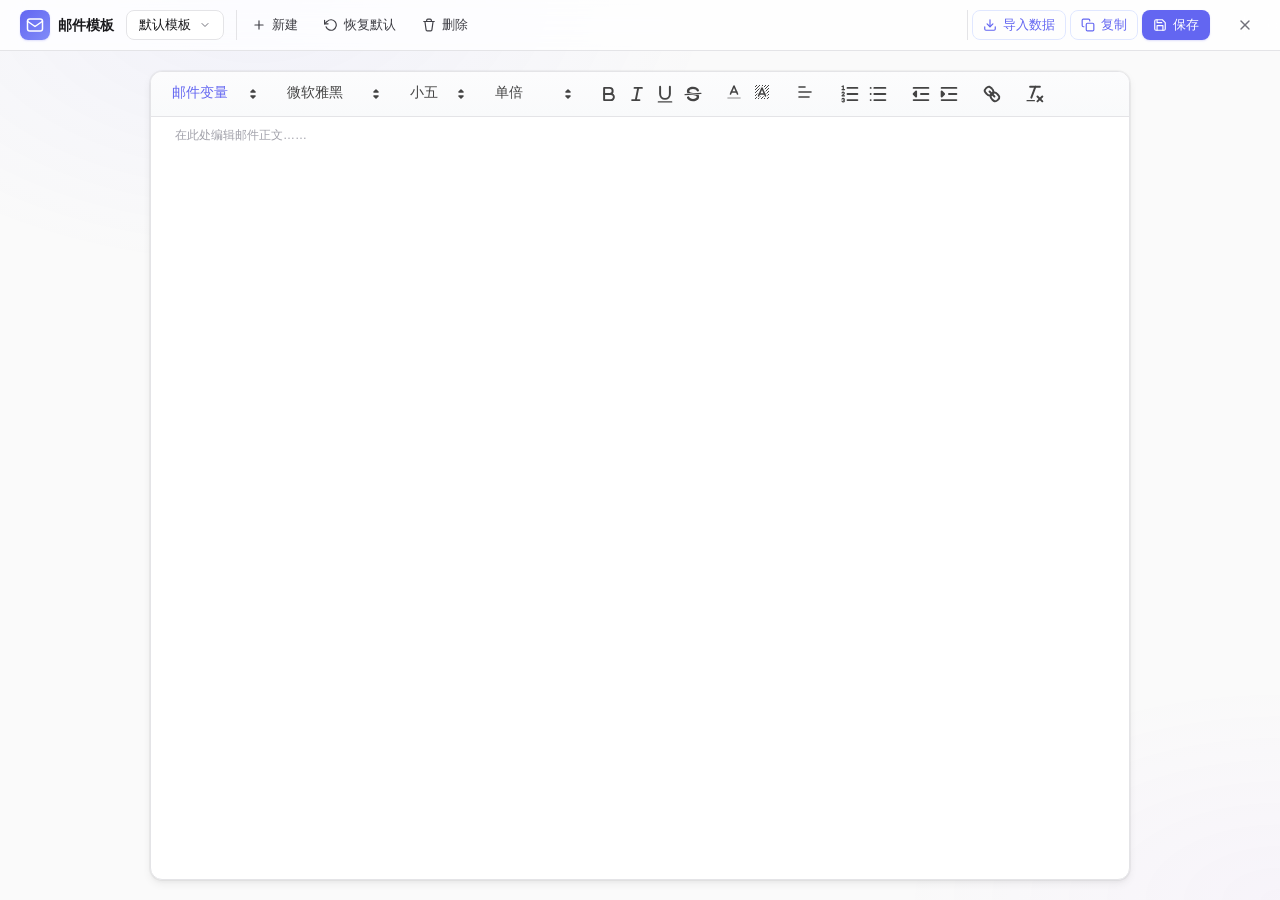
<file: plugin/src/main/resources/email-web-editor/index.html>
<!DOCTYPE html>
<html lang="zh-CN">
<head>
  <meta charset="UTF-8">
  <meta name="viewport" content="width=device-width, initial-scale=1">
  <title>邮件模板 · FLUX</title>
  <link rel="stylesheet" href="quill.snow.css">
  <link rel="stylesheet" href="app.css">
</head>
<body>
  <div class="bg-layer" aria-hidden="true"></div>

  <div class="app">
    <!-- ─────── 顶部玻璃态导航条 ─────── -->
    <header class="topbar" role="banner">
      <div class="topbar-inner">
        <!-- 品牌 -->
        <div class="brand">
          <div class="brand-icon" aria-hidden="true">
            <svg width="18" height="18" viewBox="0 0 24 24" fill="none" stroke="currentColor"
                 stroke-width="2" stroke-linecap="round" stroke-linejoin="round">
              <rect x="2" y="4" width="20" height="16" rx="3"/>
              <path d="M22 7l-10 7L2 7"/>
            </svg>
          </div>
          <span class="brand-title">邮件模板</span>
        </div>

        <!-- 模板选择 pill -->
        <div class="topbar-tpl">
          <button class="template-pill" id="tplPillBtn" aria-haspopup="listbox" aria-expanded="false">
            <span class="template-name" id="currentTplLabel">默认模板</span>
            <svg class="chevron" width="12" height="12" viewBox="0 0 24 24" fill="none" stroke="currentColor"
                 stroke-width="2" stroke-linecap="round" stroke-linejoin="round">
              <polyline points="6 9 12 15 18 9"/>
            </svg>
          </button>
          <div class="template-popover" id="tplPopover" role="listbox" hidden>
            <div class="popover-inner" id="tplPopoverInner"></div>
          </div>
        </div>

        <!-- 模板管理按钮组 -->
        <div class="topbar-group">
          <button class="tb-btn" id="newTplBtn" title="新建模板">
            <svg class="tb-ico" width="14" height="14" viewBox="0 0 24 24" fill="none"
                 stroke="currentColor" stroke-width="2" stroke-linecap="round" stroke-linejoin="round">
              <line x1="12" y1="5" x2="12" y2="19"/><line x1="5" y1="12" x2="19" y2="12"/>
            </svg>
            <span>新建</span>
          </button>
          <button class="tb-btn" id="restoreBtn" title="恢复为内置默认模板">
            <svg class="tb-ico" width="14" height="14" viewBox="0 0 24 24" fill="none"
                 stroke="currentColor" stroke-width="2" stroke-linecap="round" stroke-linejoin="round">
              <polyline points="1 4 1 10 7 10"/>
              <path d="M3.51 15a9 9 0 1 0 2.13-9.36L1 10"/>
            </svg>
            <span>恢复默认</span>
          </button>
          <button class="tb-btn danger" id="deleteBtn" title="删除当前模板">
            <svg class="tb-ico" width="14" height="14" viewBox="0 0 24 24" fill="none"
                 stroke="currentColor" stroke-width="2" stroke-linecap="round" stroke-linejoin="round">
              <polyline points="3 6 5 6 21 6"/>
              <path d="M19 6l-2 14a2 2 0 0 1-2 2H9a2 2 0 0 1-2-2L5 6m3 0V4a2 2 0 0 1 2-2h4a2 2 0 0 1 2 2v2"/>
            </svg>
            <span>删除</span>
          </button>
        </div>

        <!-- 分隔 -->
        <div class="topbar-spacer"></div>

        <!-- 数据动作按钮组（主操作） -->
        <div class="topbar-group">
          <button class="tb-btn outlined" id="importBtn" title="从插件导入主面板 / 部署历史的最新数据">
            <svg class="tb-ico" width="14" height="14" viewBox="0 0 24 24" fill="none" stroke="currentColor"
                 stroke-width="2" stroke-linecap="round" stroke-linejoin="round">
              <path d="M21 15v4a2 2 0 0 1-2 2H5a2 2 0 0 1-2-2v-4"/>
              <polyline points="7 10 12 15 17 10"/>
              <line x1="12" y1="15" x2="12" y2="3"/>
            </svg>
            <span>导入数据</span>
          </button>
          <button class="tb-btn outlined" id="copyBtn" title="复制最终渲染好的邮件正文到剪贴板">
            <svg class="tb-ico" width="14" height="14" viewBox="0 0 24 24" fill="none" stroke="currentColor"
                 stroke-width="2" stroke-linecap="round" stroke-linejoin="round">
              <rect x="9" y="9" width="13" height="13" rx="2" ry="2"/>
              <path d="M5 15H4a2 2 0 0 1-2-2V4a2 2 0 0 1 2-2h9a2 2 0 0 1 2 2v1"/>
            </svg>
            <span>复制</span>
          </button>
          <button class="tb-btn primary" id="saveBtn" title="保存模板（Cmd/Ctrl+S）">
            <svg class="tb-ico" width="14" height="14" viewBox="0 0 24 24" fill="none" stroke="currentColor"
                 stroke-width="2" stroke-linecap="round" stroke-linejoin="round">
              <path d="M19 21H5a2 2 0 0 1-2-2V5a2 2 0 0 1 2-2h11l5 5v11a2 2 0 0 1-2 2z"/>
              <polyline points="17 21 17 13 7 13 7 21"/>
              <polyline points="7 3 7 8 15 8"/>
            </svg>
            <span>保存</span>
          </button>
        </div>

        <!-- 关闭：移到顶部，跨平台一致的弹窗内关闭入口（系统标题栏关闭按钮仍可用） -->
        <button class="tb-btn tb-close" id="closeBtn" title="关闭" aria-label="关闭">
          <svg class="tb-ico" width="16" height="16" viewBox="0 0 24 24" fill="none" stroke="currentColor"
               stroke-width="2" stroke-linecap="round" stroke-linejoin="round">
            <line x1="18" y1="6" x2="6" y2="18"/><line x1="6" y1="6" x2="18" y2="18"/>
          </svg>
        </button>
      </div>
    </header>

    <!-- ─────── 编辑区 ─────── -->
    <main class="content">
      <div class="editor-card" id="editorCard">
        <div id="editor"></div>
      </div>
    </main>

    <!-- Toast -->
    <div class="toast-stack" id="toastStack" aria-live="polite"></div>
  </div>

  <script src="quill.min.js"></script>
  <script src="app.js"></script>
</body>
</html>
</file>
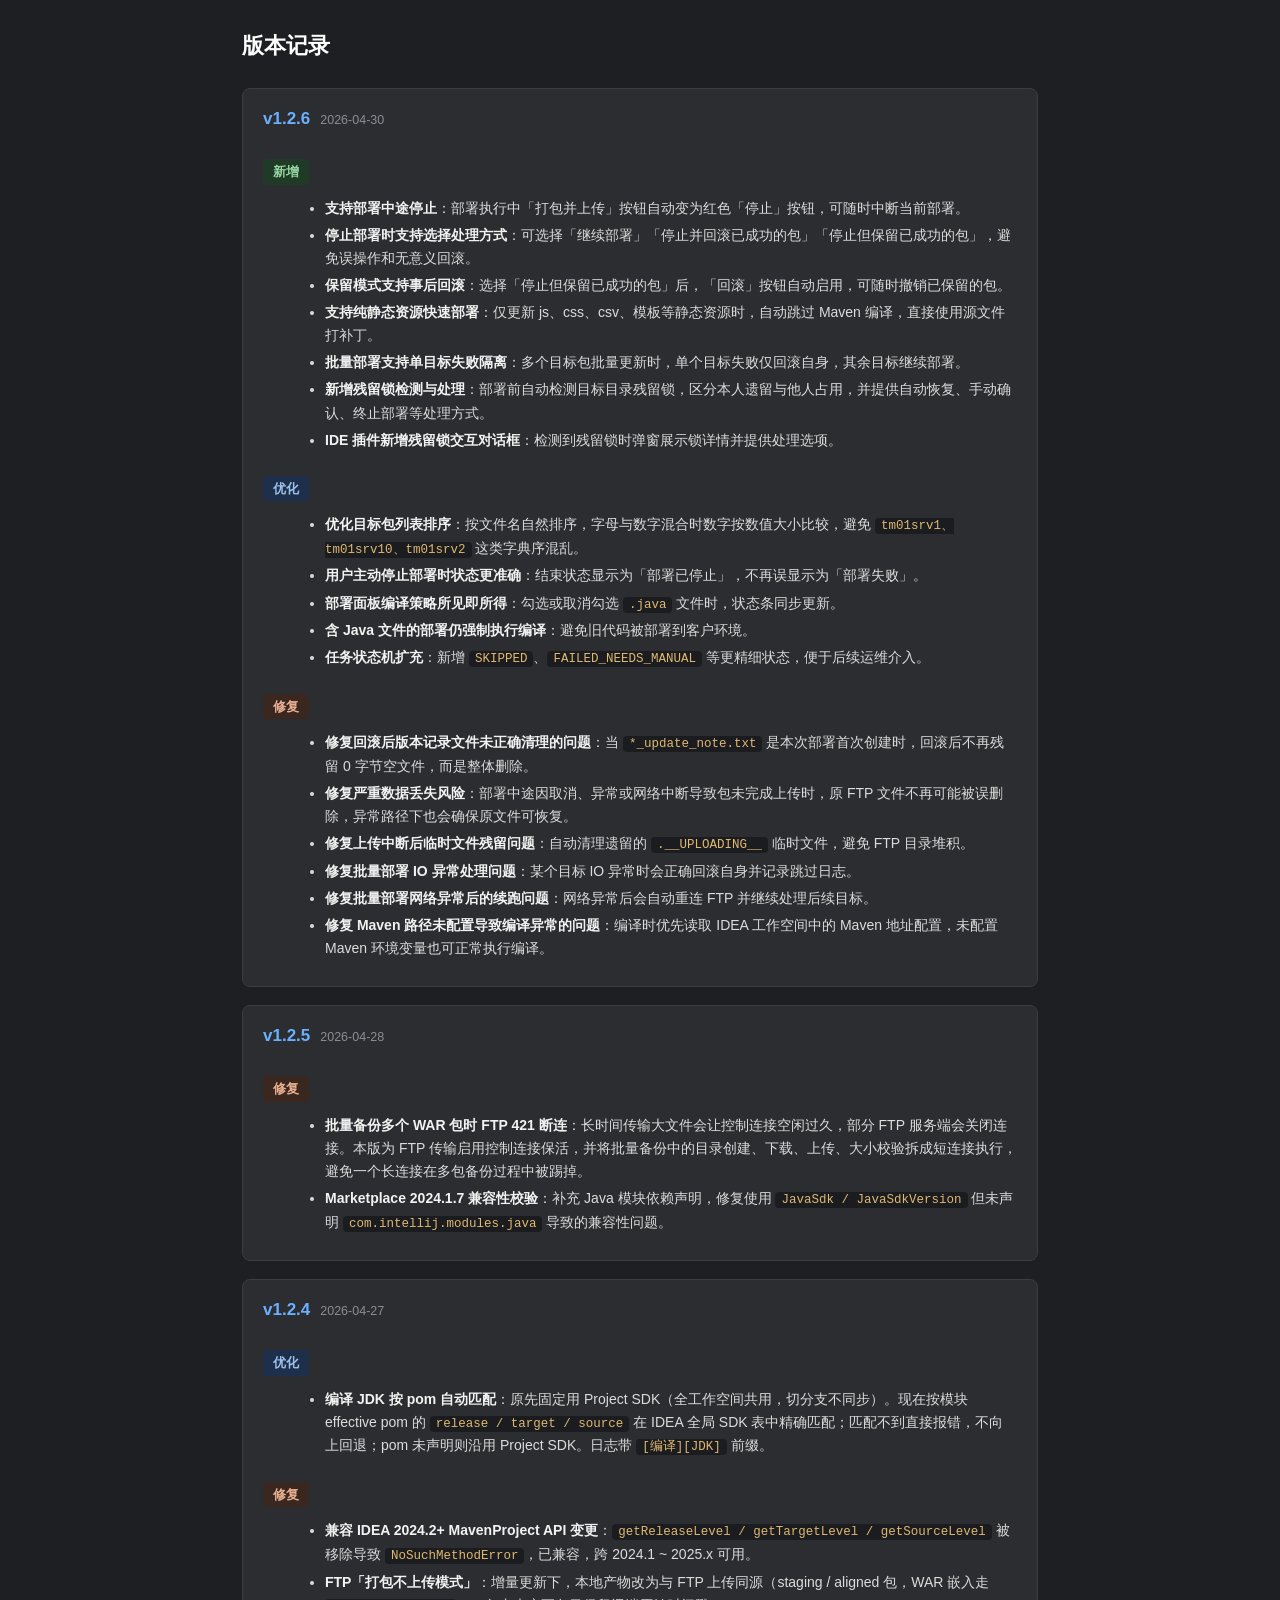
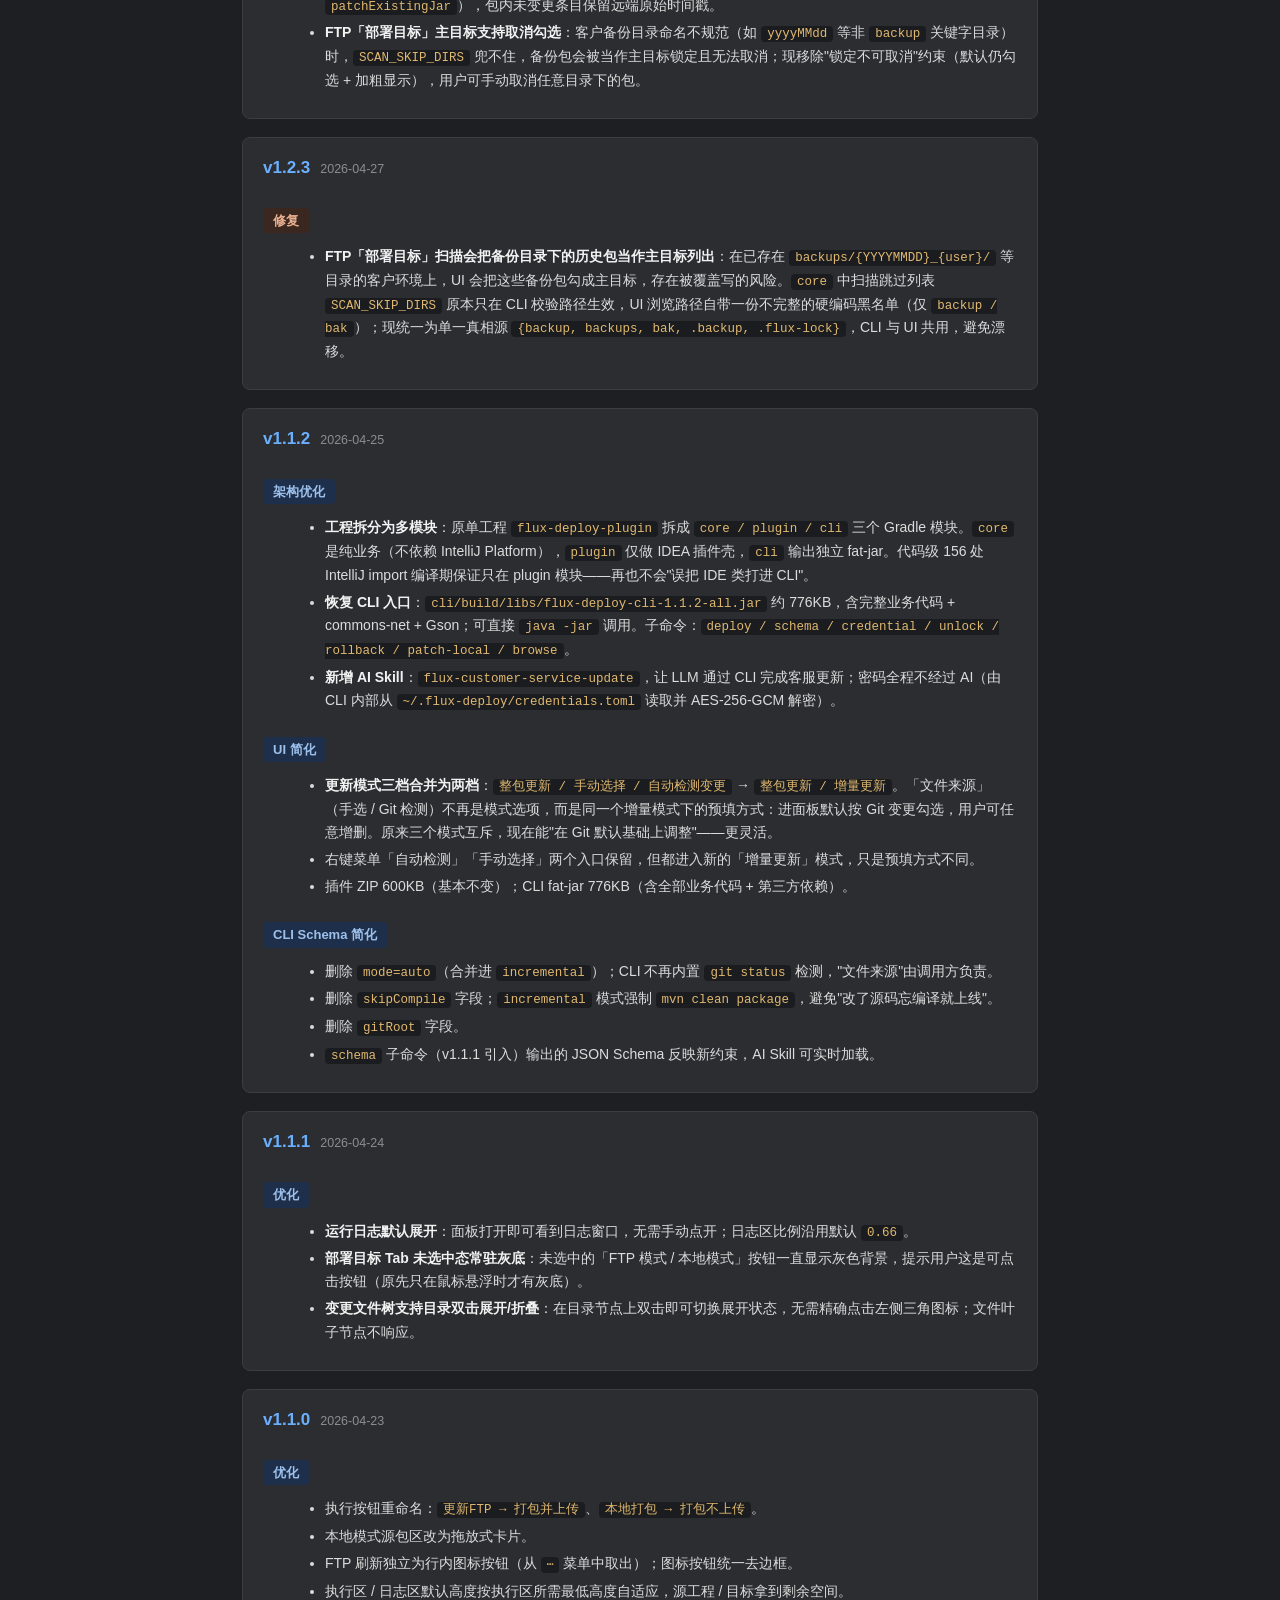
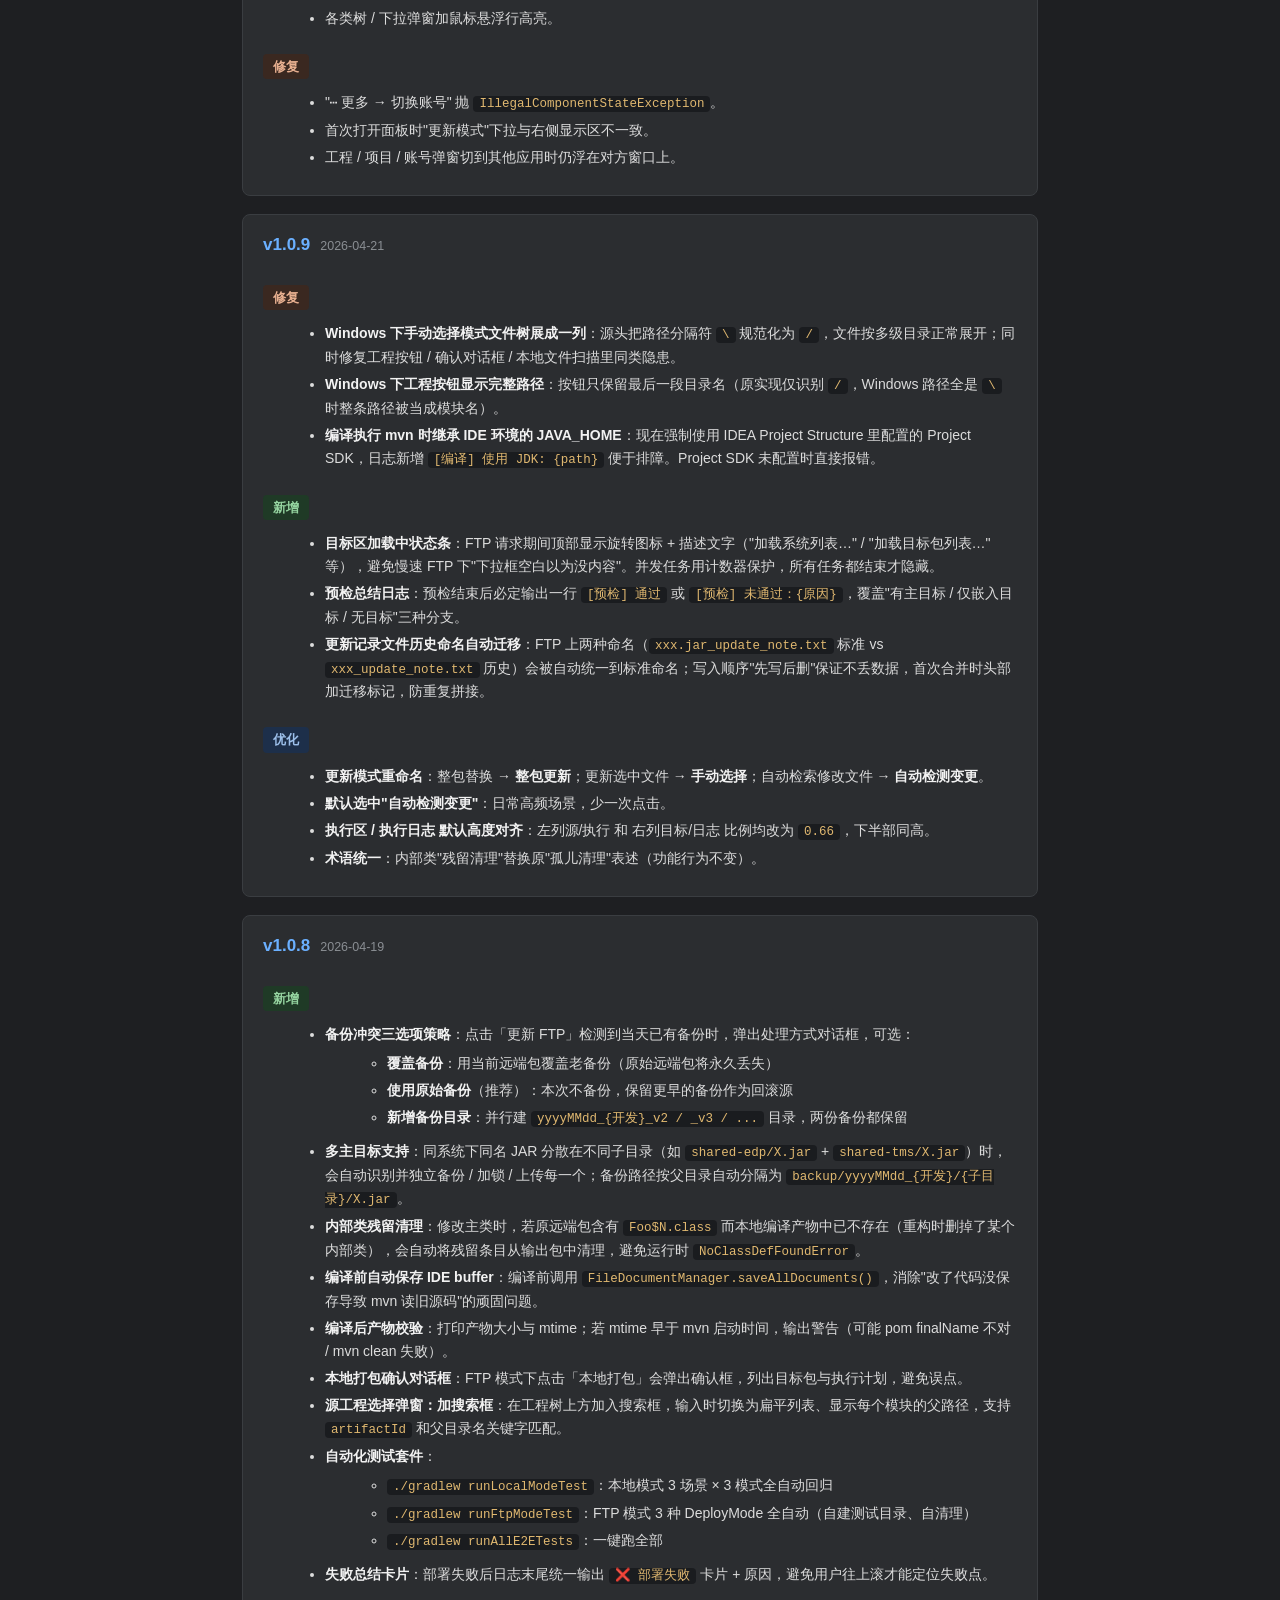
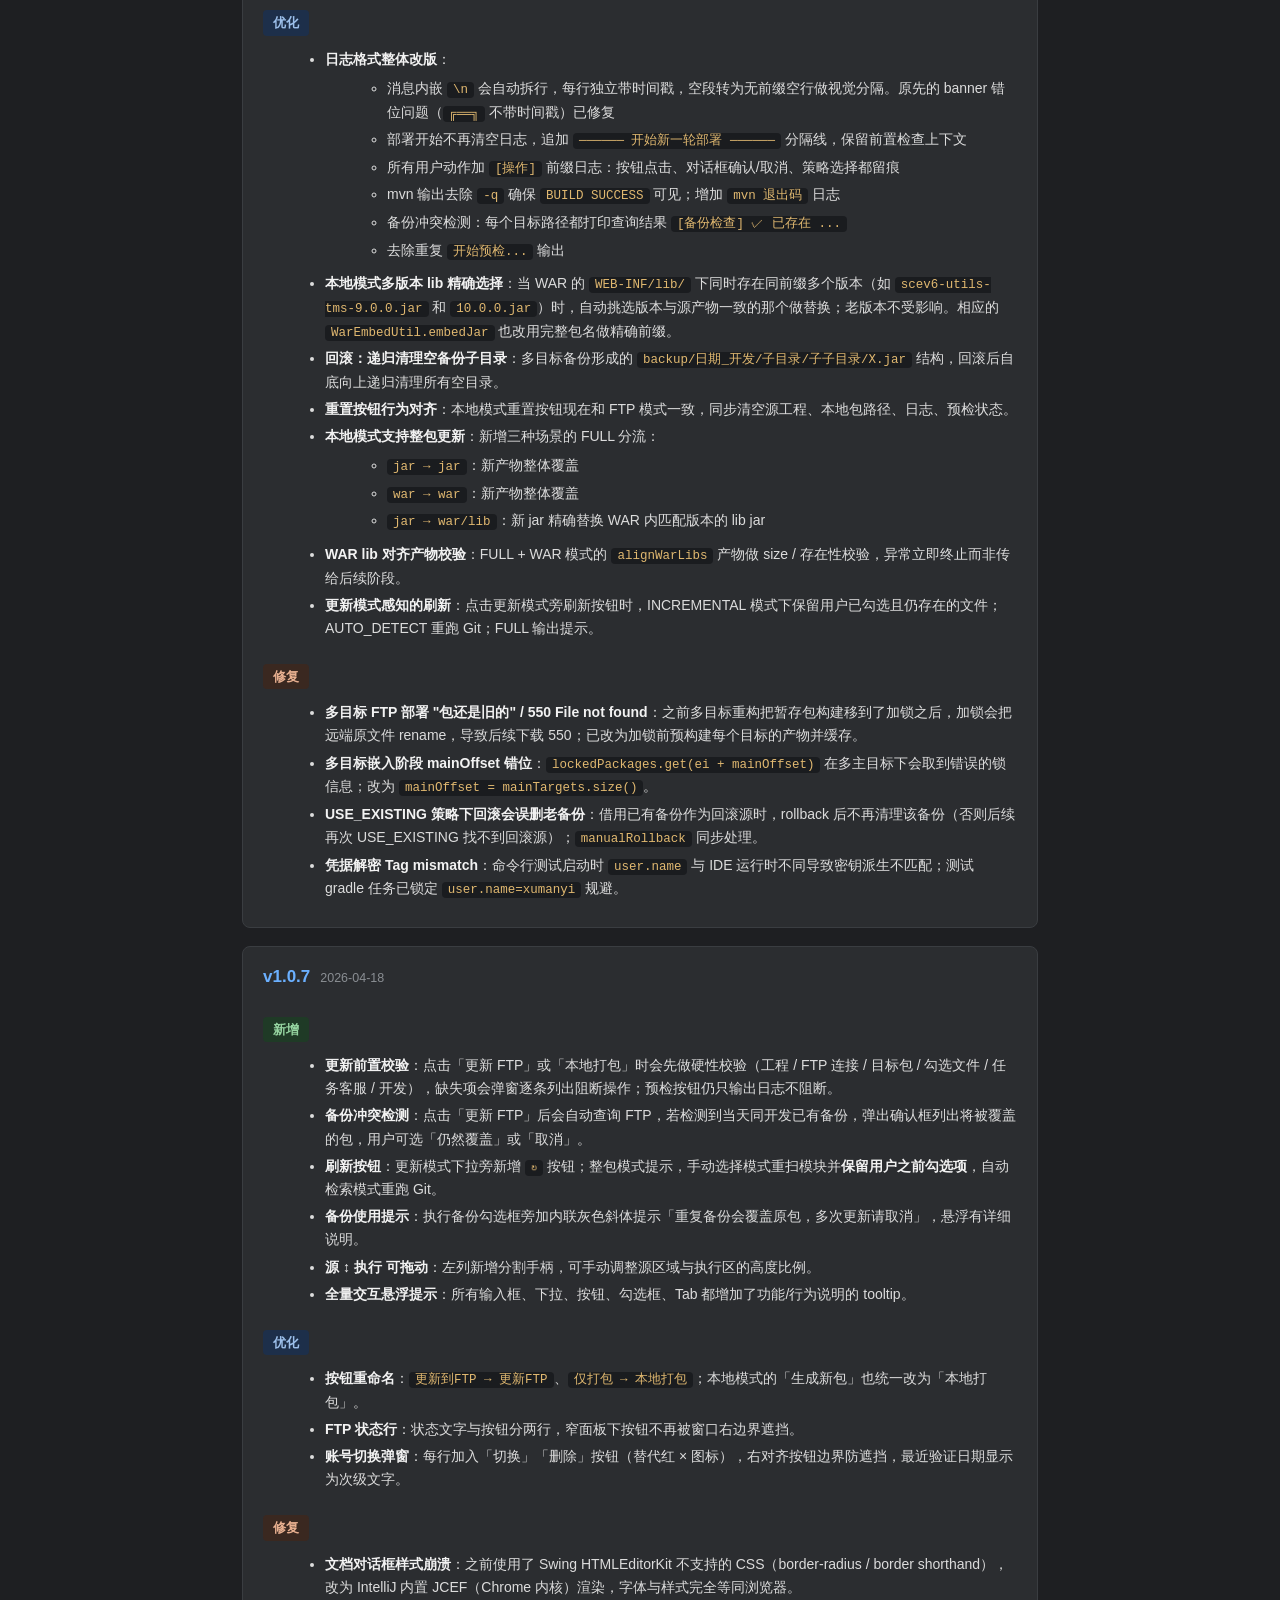
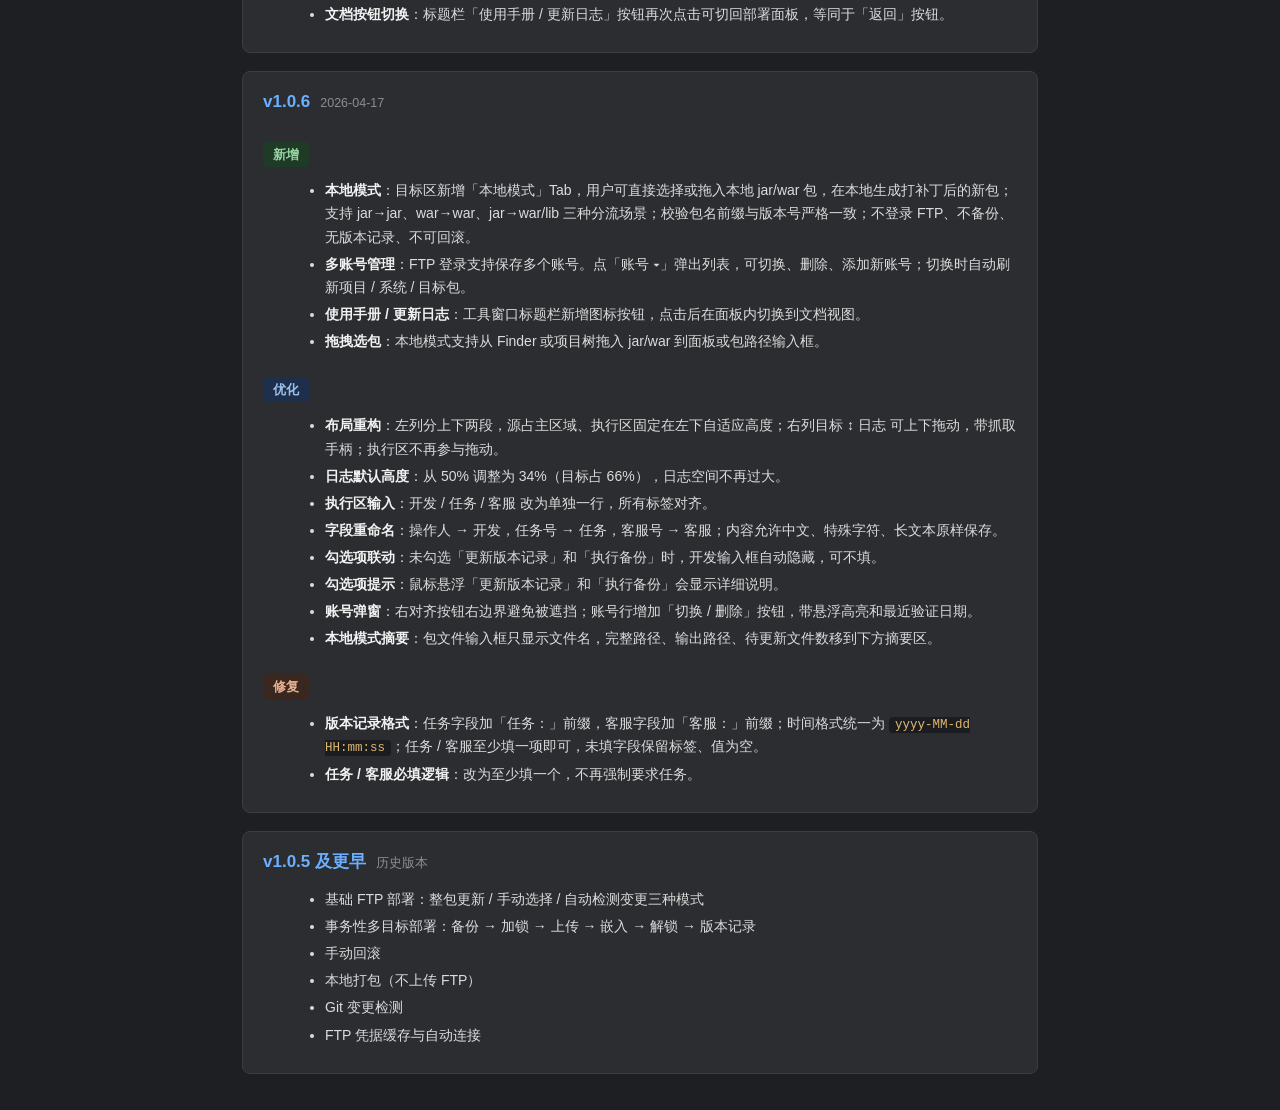
<file: plugin/src/main/resources/docs/changelog.html>
<!DOCTYPE html>
<html lang="zh-CN">
<head>
<meta charset="UTF-8">
<title>版本记录</title>
<style>
  :root {
    --bg: #1e1f22;
    --bg-soft: #2b2d30;
    --fg: #dcdcdc;
    --muted: #8a8e93;
    --accent: #6bb0ff;
    --border: #3a3d41;
    --code: #e0b870;
  }
  * { box-sizing: border-box; }
  html, body {
    margin: 0; padding: 0;
    background: var(--bg);
    color: var(--fg);
    font-family: -apple-system, BlinkMacSystemFont, "Segoe UI", "PingFang SC",
                 "Hiragino Sans GB", "Microsoft YaHei", sans-serif;
    font-size: 14px;
    line-height: 1.65;
    -webkit-font-smoothing: antialiased;
  }
  .wrap { max-width: 860px; margin: 0 auto; padding: 28px 32px 60px; }
  h1 {
    font-size: 22px; font-weight: 600;
    margin: 0 0 24px;
    color: #fff;
  }
  .version-block {
    background: var(--bg-soft);
    border: 1px solid var(--border);
    border-radius: 8px;
    padding: 16px 20px;
    margin-bottom: 18px;
  }
  .version-title {
    display: flex; align-items: baseline;
    font-size: 17px; font-weight: 600;
    color: var(--accent);
    margin-bottom: 12px;
  }
  .version-title .date {
    margin-left: 10px;
    color: var(--muted);
    font-size: 12.5px;
    font-weight: 400;
  }
  h3 {
    font-size: 13px; font-weight: 600;
    margin: 14px 0 6px;
    text-transform: none;
    display: inline-block;
    padding: 2px 10px;
    border-radius: 4px;
  }
  .tag-new { background: #1f3a26; color: #95d4a0; }
  .tag-opt { background: #1d2f4a; color: #9dc0eb; }
  .tag-fix { background: #3a2820; color: #e8b090; }
  ul { margin: 6px 0 10px 22px; }
  li { margin: 4px 0; }
  b, strong { color: #f2f2f2; font-weight: 600; }
  code {
    background: #1a1c1f;
    color: var(--code);
    padding: 1px 6px;
    border-radius: 4px;
    font-family: "SF Mono", Monaco, Menlo, Consolas, monospace;
    font-size: 12.5px;
  }
</style>
</head>
<body>
<div class="wrap">

<h1>版本记录</h1>

<!-- VERSIONS -->
<!-- 此占位符由 Gradle 构建期从根目录 CHANGELOG.md 渲染替换；
     v1.2.6 及以前为手写历史，保留在此文件中，新版本只编辑 CHANGELOG.md。 -->

<div class="version-block">
  <div class="version-title">v1.2.6 <span class="date">2026-04-30</span></div>

  <h3 class="tag-new">新增</h3>
  <ul>
    <li><b>支持部署中途停止</b>：部署执行中「打包并上传」按钮自动变为红色「停止」按钮，可随时中断当前部署。</li>
    <li><b>停止部署时支持选择处理方式</b>：可选择「继续部署」「停止并回滚已成功的包」「停止但保留已成功的包」，避免误操作和无意义回滚。</li>
    <li><b>保留模式支持事后回滚</b>：选择「停止但保留已成功的包」后，「回滚」按钮自动启用，可随时撤销已保留的包。</li>
    <li><b>支持纯静态资源快速部署</b>：仅更新 js、css、csv、模板等静态资源时，自动跳过 Maven 编译，直接使用源文件打补丁。</li>
    <li><b>批量部署支持单目标失败隔离</b>：多个目标包批量更新时，单个目标失败仅回滚自身，其余目标继续部署。</li>
    <li><b>新增残留锁检测与处理</b>：部署前自动检测目标目录残留锁，区分本人遗留与他人占用，并提供自动恢复、手动确认、终止部署等处理方式。</li>
    <li><b>IDE 插件新增残留锁交互对话框</b>：检测到残留锁时弹窗展示锁详情并提供处理选项。</li>
  </ul>

  <h3 class="tag-opt">优化</h3>
  <ul>
    <li><b>优化目标包列表排序</b>：按文件名自然排序，字母与数字混合时数字按数值大小比较，避免 <code>tm01srv1、tm01srv10、tm01srv2</code> 这类字典序混乱。</li>
    <li><b>用户主动停止部署时状态更准确</b>：结束状态显示为「部署已停止」，不再误显示为「部署失败」。</li>
    <li><b>部署面板编译策略所见即所得</b>：勾选或取消勾选 <code>.java</code> 文件时，状态条同步更新。</li>
    <li><b>含 Java 文件的部署仍强制执行编译</b>：避免旧代码被部署到客户环境。</li>
    <li><b>任务状态机扩充</b>：新增 <code>SKIPPED</code>、<code>FAILED_NEEDS_MANUAL</code> 等更精细状态，便于后续运维介入。</li>
  </ul>

  <h3 class="tag-fix">修复</h3>
  <ul>
    <li><b>修复回滚后版本记录文件未正确清理的问题</b>：当 <code>*_update_note.txt</code> 是本次部署首次创建时，回滚后不再残留 0 字节空文件，而是整体删除。</li>
    <li><b>修复严重数据丢失风险</b>：部署中途因取消、异常或网络中断导致包未完成上传时，原 FTP 文件不再可能被误删除，异常路径下也会确保原文件可恢复。</li>
    <li><b>修复上传中断后临时文件残留问题</b>：自动清理遗留的 <code>.__UPLOADING__</code> 临时文件，避免 FTP 目录堆积。</li>
    <li><b>修复批量部署 IO 异常处理问题</b>：某个目标 IO 异常时会正确回滚自身并记录跳过日志。</li>
    <li><b>修复批量部署网络异常后的续跑问题</b>：网络异常后会自动重连 FTP 并继续处理后续目标。</li>
    <li><b>修复 Maven 路径未配置导致编译异常的问题</b>：编译时优先读取 IDEA 工作空间中的 Maven 地址配置，未配置 Maven 环境变量也可正常执行编译。</li>
  </ul>
</div>

<div class="version-block">
  <div class="version-title">v1.2.5 <span class="date">2026-04-28</span></div>

  <h3 class="tag-fix">修复</h3>
  <ul>
    <li><b>批量备份多个 WAR 包时 FTP 421 断连</b>：长时间传输大文件会让控制连接空闲过久，部分 FTP 服务端会关闭连接。本版为 FTP 传输启用控制连接保活，并将批量备份中的目录创建、下载、上传、大小校验拆成短连接执行，避免一个长连接在多包备份过程中被踢掉。</li>
    <li><b>Marketplace 2024.1.7 兼容性校验</b>：补充 Java 模块依赖声明，修复使用 <code>JavaSdk / JavaSdkVersion</code> 但未声明 <code>com.intellij.modules.java</code> 导致的兼容性问题。</li>
  </ul>
</div>

<div class="version-block">
  <div class="version-title">v1.2.4 <span class="date">2026-04-27</span></div>

  <h3 class="tag-opt">优化</h3>
  <ul>
    <li><b>编译 JDK 按 pom 自动匹配</b>：原先固定用 Project SDK（全工作空间共用，切分支不同步）。现在按模块 effective pom 的 <code>release / target / source</code> 在 IDEA 全局 SDK 表中精确匹配；匹配不到直接报错，不向上回退；pom 未声明则沿用 Project SDK。日志带 <code>[编译][JDK]</code> 前缀。</li>
  </ul>

  <h3 class="tag-fix">修复</h3>
  <ul>
    <li><b>兼容 IDEA 2024.2+ MavenProject API 变更</b>：<code>getReleaseLevel / getTargetLevel / getSourceLevel</code> 被移除导致 <code>NoSuchMethodError</code>，已兼容，跨 2024.1 ~ 2025.x 可用。</li>
    <li><b>FTP「打包不上传模式」</b>：增量更新下，本地产物改为与 FTP 上传同源（staging / aligned 包，WAR 嵌入走 <code>patchExistingJar</code>），包内未变更条目保留远端原始时间戳。</li>
    <li><b>FTP「部署目标」主目标支持取消勾选</b>：客户备份目录命名不规范（如 <code>yyyyMMdd</code> 等非 <code>backup</code> 关键字目录）时，<code>SCAN_SKIP_DIRS</code> 兜不住，备份包会被当作主目标锁定且无法取消；现移除"锁定不可取消"约束（默认仍勾选 + 加粗显示），用户可手动取消任意目录下的包。</li>
  </ul>
</div>

<div class="version-block">
  <div class="version-title">v1.2.3 <span class="date">2026-04-27</span></div>

  <h3 class="tag-fix">修复</h3>
  <ul>
    <li><b>FTP「部署目标」扫描会把备份目录下的历史包当作主目标列出</b>：在已存在 <code>backups/{YYYYMMDD}_{user}/</code> 等目录的客户环境上，UI 会把这些备份包勾成主目标，存在被覆盖写的风险。<code>core</code> 中扫描跳过列表 <code>SCAN_SKIP_DIRS</code> 原本只在 CLI 校验路径生效，UI 浏览路径自带一份不完整的硬编码黑名单（仅 <code>backup / bak</code>）；现统一为单一真相源 <code>{backup, backups, bak, .backup, .flux-lock}</code>，CLI 与 UI 共用，避免漂移。</li>
  </ul>
</div>

<div class="version-block">
  <div class="version-title">v1.1.2 <span class="date">2026-04-25</span></div>

  <h3 class="tag-opt">架构优化</h3>
  <ul>
    <li><b>工程拆分为多模块</b>：原单工程 <code>flux-deploy-plugin</code> 拆成 <code>core / plugin / cli</code> 三个 Gradle 模块。<code>core</code> 是纯业务（不依赖 IntelliJ Platform），<code>plugin</code> 仅做 IDEA 插件壳，<code>cli</code> 输出独立 fat-jar。代码级 156 处 IntelliJ import 编译期保证只在 plugin 模块——再也不会"误把 IDE 类打进 CLI"。</li>
    <li><b>恢复 CLI 入口</b>：<code>cli/build/libs/flux-deploy-cli-1.1.2-all.jar</code> 约 776KB，含完整业务代码 + commons-net + Gson；可直接 <code>java -jar</code> 调用。子命令：<code>deploy / schema / credential / unlock / rollback / patch-local / browse</code>。</li>
    <li><b>新增 AI Skill</b>：<code>flux-customer-service-update</code>，让 LLM 通过 CLI 完成客服更新；密码全程不经过 AI（由 CLI 内部从 <code>~/.flux-deploy/credentials.toml</code> 读取并 AES-256-GCM 解密）。</li>
  </ul>

  <h3 class="tag-opt">UI 简化</h3>
  <ul>
    <li><b>更新模式三档合并为两档</b>：<code>整包更新 / 手动选择 / 自动检测变更</code> → <code>整包更新 / 增量更新</code>。「文件来源」（手选 / Git 检测）不再是模式选项，而是同一个增量模式下的预填方式：进面板默认按 Git 变更勾选，用户可任意增删。原来三个模式互斥，现在能"在 Git 默认基础上调整"——更灵活。</li>
    <li>右键菜单「自动检测」「手动选择」两个入口保留，但都进入新的「增量更新」模式，只是预填方式不同。</li>
    <li>插件 ZIP 600KB（基本不变）；CLI fat-jar 776KB（含全部业务代码 + 第三方依赖）。</li>
  </ul>

  <h3 class="tag-opt">CLI Schema 简化</h3>
  <ul>
    <li>删除 <code>mode=auto</code>（合并进 <code>incremental</code>）；CLI 不再内置 <code>git status</code> 检测，"文件来源"由调用方负责。</li>
    <li>删除 <code>skipCompile</code> 字段；<code>incremental</code> 模式强制 <code>mvn clean package</code>，避免"改了源码忘编译就上线"。</li>
    <li>删除 <code>gitRoot</code> 字段。</li>
    <li><code>schema</code> 子命令（v1.1.1 引入）输出的 JSON Schema 反映新约束，AI Skill 可实时加载。</li>
  </ul>
</div>

<div class="version-block">
  <div class="version-title">v1.1.1 <span class="date">2026-04-24</span></div>

  <h3 class="tag-opt">优化</h3>
  <ul>
    <li><b>运行日志默认展开</b>：面板打开即可看到日志窗口，无需手动点开；日志区比例沿用默认 <code>0.66</code>。</li>
    <li><b>部署目标 Tab 未选中态常驻灰底</b>：未选中的「FTP 模式 / 本地模式」按钮一直显示灰色背景，提示用户这是可点击按钮（原先只在鼠标悬浮时才有灰底）。</li>
    <li><b>变更文件树支持目录双击展开/折叠</b>：在目录节点上双击即可切换展开状态，无需精确点击左侧三角图标；文件叶子节点不响应。</li>
  </ul>
</div>

<div class="version-block">
  <div class="version-title">v1.1.0 <span class="date">2026-04-23</span></div>

  <h3 class="tag-opt">优化</h3>
  <ul>
    <li>执行按钮重命名：<code>更新FTP → 打包并上传</code>、<code>本地打包 → 打包不上传</code>。</li>
    <li>本地模式源包区改为拖放式卡片。</li>
    <li>FTP 刷新独立为行内图标按钮（从 <code>⋯</code> 菜单中取出）；图标按钮统一去边框。</li>
    <li>执行区 / 日志区默认高度按执行区所需最低高度自适应，源工程 / 目标拿到剩余空间。</li>
    <li>各类树 / 下拉弹窗加鼠标悬浮行高亮。</li>
  </ul>

  <h3 class="tag-fix">修复</h3>
  <ul>
    <li>"⋯ 更多 → 切换账号" 抛 <code>IllegalComponentStateException</code>。</li>
    <li>首次打开面板时"更新模式"下拉与右侧显示区不一致。</li>
    <li>工程 / 项目 / 账号弹窗切到其他应用时仍浮在对方窗口上。</li>
  </ul>
</div>

<div class="version-block">
  <div class="version-title">v1.0.9 <span class="date">2026-04-21</span></div>

  <h3 class="tag-fix">修复</h3>
  <ul>
    <li><b>Windows 下手动选择模式文件树展成一列</b>：源头把路径分隔符 <code>\</code> 规范化为 <code>/</code>，文件按多级目录正常展开；同时修复工程按钮 / 确认对话框 / 本地文件扫描里同类隐患。</li>
    <li><b>Windows 下工程按钮显示完整路径</b>：按钮只保留最后一段目录名（原实现仅识别 <code>/</code>，Windows 路径全是 <code>\</code> 时整条路径被当成模块名）。</li>
    <li><b>编译执行 mvn 时继承 IDE 环境的 JAVA_HOME</b>：现在强制使用 IDEA Project Structure 里配置的 Project SDK，日志新增 <code>[编译] 使用 JDK: {path}</code> 便于排障。Project SDK 未配置时直接报错。</li>
  </ul>

  <h3 class="tag-new">新增</h3>
  <ul>
    <li><b>目标区加载中状态条</b>：FTP 请求期间顶部显示旋转图标 + 描述文字（"加载系统列表…" / "加载目标包列表…" 等），避免慢速 FTP 下"下拉框空白以为没内容"。并发任务用计数器保护，所有任务都结束才隐藏。</li>
    <li><b>预检总结日志</b>：预检结束后必定输出一行 <code>[预检] 通过</code> 或 <code>[预检] 未通过：{原因}</code>，覆盖"有主目标 / 仅嵌入目标 / 无目标"三种分支。</li>
    <li><b>更新记录文件历史命名自动迁移</b>：FTP 上两种命名（<code>xxx.jar_update_note.txt</code> 标准 vs <code>xxx_update_note.txt</code> 历史）会被自动统一到标准命名；写入顺序"先写后删"保证不丢数据，首次合并时头部加迁移标记，防重复拼接。</li>
  </ul>

  <h3 class="tag-opt">优化</h3>
  <ul>
    <li><b>更新模式重命名</b>：整包替换 → <b>整包更新</b>；更新选中文件 → <b>手动选择</b>；自动检索修改文件 → <b>自动检测变更</b>。</li>
    <li><b>默认选中"自动检测变更"</b>：日常高频场景，少一次点击。</li>
    <li><b>执行区 / 执行日志 默认高度对齐</b>：左列源/执行 和 右列目标/日志 比例均改为 <code>0.66</code>，下半部同高。</li>
    <li><b>术语统一</b>：内部类"残留清理"替换原"孤儿清理"表述（功能行为不变）。</li>
  </ul>
</div>

<div class="version-block">
  <div class="version-title">v1.0.8 <span class="date">2026-04-19</span></div>

  <h3 class="tag-new">新增</h3>
  <ul>
    <li><b>备份冲突三选项策略</b>：点击「更新 FTP」检测到当天已有备份时，弹出处理方式对话框，可选：
      <ul>
        <li><b>覆盖备份</b>：用当前远端包覆盖老备份（原始远端包将永久丢失）</li>
        <li><b>使用原始备份</b>（推荐）：本次不备份，保留更早的备份作为回滚源</li>
        <li><b>新增备份目录</b>：并行建 <code>yyyyMMdd_{开发}_v2 / _v3 / ...</code> 目录，两份备份都保留</li>
      </ul>
    </li>
    <li><b>多主目标支持</b>：同系统下同名 JAR 分散在不同子目录（如 <code>shared-edp/X.jar</code> + <code>shared-tms/X.jar</code>）时，会自动识别并独立备份 / 加锁 / 上传每一个；备份路径按父目录自动分隔为 <code>backup/yyyyMMdd_{开发}/{子目录}/X.jar</code>。</li>
    <li><b>内部类残留清理</b>：修改主类时，若原远端包含有 <code>Foo$N.class</code> 而本地编译产物中已不存在（重构时删掉了某个内部类），会自动将残留条目从输出包中清理，避免运行时 <code>NoClassDefFoundError</code>。</li>
    <li><b>编译前自动保存 IDE buffer</b>：编译前调用 <code>FileDocumentManager.saveAllDocuments()</code>，消除"改了代码没保存导致 mvn 读旧源码"的顽固问题。</li>
    <li><b>编译后产物校验</b>：打印产物大小与 mtime；若 mtime 早于 mvn 启动时间，输出警告（可能 pom finalName 不对 / mvn clean 失败）。</li>
    <li><b>本地打包确认对话框</b>：FTP 模式下点击「本地打包」会弹出确认框，列出目标包与执行计划，避免误点。</li>
    <li><b>源工程选择弹窗：加搜索框</b>：在工程树上方加入搜索框，输入时切换为扁平列表、显示每个模块的父路径，支持 <code>artifactId</code> 和父目录名关键字匹配。</li>
    <li><b>自动化测试套件</b>：
      <ul>
        <li><code>./gradlew runLocalModeTest</code>：本地模式 3 场景 × 3 模式全自动回归</li>
        <li><code>./gradlew runFtpModeTest</code>：FTP 模式 3 种 DeployMode 全自动（自建测试目录、自清理）</li>
        <li><code>./gradlew runAllE2ETests</code>：一键跑全部</li>
      </ul>
    </li>
    <li><b>失败总结卡片</b>：部署失败后日志末尾统一输出 <code>❌ 部署失败</code> 卡片 + 原因，避免用户往上滚才能定位失败点。</li>
  </ul>

  <h3 class="tag-opt">优化</h3>
  <ul>
    <li><b>日志格式整体改版</b>：
      <ul>
        <li>消息内嵌 <code>\n</code> 会自动拆行，每行独立带时间戳，空段转为无前缀空行做视觉分隔。原先的 banner 错位问题（<code>╔══╗</code> 不带时间戳）已修复</li>
        <li>部署开始不再清空日志，追加 <code>────── 开始新一轮部署 ──────</code> 分隔线，保留前置检查上下文</li>
        <li>所有用户动作加 <code>[操作]</code> 前缀日志：按钮点击、对话框确认/取消、策略选择都留痕</li>
        <li>mvn 输出去除 <code>-q</code> 确保 <code>BUILD SUCCESS</code> 可见；增加 <code>mvn 退出码</code> 日志</li>
        <li>备份冲突检测：每个目标路径都打印查询结果 <code>[备份检查] ✓ 已存在 ...</code></li>
        <li>去除重复 <code>开始预检...</code> 输出</li>
      </ul>
    </li>
    <li><b>本地模式多版本 lib 精确选择</b>：当 WAR 的 <code>WEB-INF/lib/</code> 下同时存在同前缀多个版本（如 <code>scev6-utils-tms-9.0.0.jar</code> 和 <code>10.0.0.jar</code>）时，自动挑选版本与源产物一致的那个做替换；老版本不受影响。相应的 <code>WarEmbedUtil.embedJar</code> 也改用完整包名做精确前缀。</li>
    <li><b>回滚：递归清理空备份子目录</b>：多目标备份形成的 <code>backup/日期_开发/子目录/子子目录/X.jar</code> 结构，回滚后自底向上递归清理所有空目录。</li>
    <li><b>重置按钮行为对齐</b>：本地模式重置按钮现在和 FTP 模式一致，同步清空源工程、本地包路径、日志、预检状态。</li>
    <li><b>本地模式支持整包更新</b>：新增三种场景的 FULL 分流：
      <ul>
        <li><code>jar → jar</code>：新产物整体覆盖</li>
        <li><code>war → war</code>：新产物整体覆盖</li>
        <li><code>jar → war/lib</code>：新 jar 精确替换 WAR 内匹配版本的 lib jar</li>
      </ul>
    </li>
    <li><b>WAR lib 对齐产物校验</b>：FULL + WAR 模式的 <code>alignWarLibs</code> 产物做 size / 存在性校验，异常立即终止而非传给后续阶段。</li>
    <li><b>更新模式感知的刷新</b>：点击更新模式旁刷新按钮时，INCREMENTAL 模式下保留用户已勾选且仍存在的文件；AUTO_DETECT 重跑 Git；FULL 输出提示。</li>
  </ul>

  <h3 class="tag-fix">修复</h3>
  <ul>
    <li><b>多目标 FTP 部署 "包还是旧的" / 550 File not found</b>：之前多目标重构把暂存包构建移到了加锁之后，加锁会把远端原文件 rename，导致后续下载 550；已改为加锁前预构建每个目标的产物并缓存。</li>
    <li><b>多目标嵌入阶段 mainOffset 错位</b>：<code>lockedPackages.get(ei + mainOffset)</code> 在多主目标下会取到错误的锁信息；改为 <code>mainOffset = mainTargets.size()</code>。</li>
    <li><b>USE_EXISTING 策略下回滚会误删老备份</b>：借用已有备份作为回滚源时，rollback 后不再清理该备份（否则后续再次 USE_EXISTING 找不到回滚源）；<code>manualRollback</code> 同步处理。</li>
    <li><b>凭据解密 Tag mismatch</b>：命令行测试启动时 <code>user.name</code> 与 IDE 运行时不同导致密钥派生不匹配；测试 gradle 任务已锁定 <code>user.name=xumanyi</code> 规避。</li>
  </ul>
</div>

<div class="version-block">
  <div class="version-title">v1.0.7 <span class="date">2026-04-18</span></div>

  <h3 class="tag-new">新增</h3>
  <ul>
    <li><b>更新前置校验</b>：点击「更新 FTP」或「本地打包」时会先做硬性校验（工程 / FTP 连接 / 目标包 / 勾选文件 / 任务客服 / 开发），缺失项会弹窗逐条列出阻断操作；预检按钮仍只输出日志不阻断。</li>
    <li><b>备份冲突检测</b>：点击「更新 FTP」后会自动查询 FTP，若检测到当天同开发已有备份，弹出确认框列出将被覆盖的包，用户可选「仍然覆盖」或「取消」。</li>
    <li><b>刷新按钮</b>：更新模式下拉旁新增 <code>↻</code> 按钮；整包模式提示，手动选择模式重扫模块并<b>保留用户之前勾选项</b>，自动检索模式重跑 Git。</li>
    <li><b>备份使用提示</b>：执行备份勾选框旁加内联灰色斜体提示「重复备份会覆盖原包，多次更新请取消」，悬浮有详细说明。</li>
    <li><b>源 ↕ 执行 可拖动</b>：左列新增分割手柄，可手动调整源区域与执行区的高度比例。</li>
    <li><b>全量交互悬浮提示</b>：所有输入框、下拉、按钮、勾选框、Tab 都增加了功能/行为说明的 tooltip。</li>
  </ul>

  <h3 class="tag-opt">优化</h3>
  <ul>
    <li><b>按钮重命名</b>：<code>更新到FTP → 更新FTP</code>、<code>仅打包 → 本地打包</code>；本地模式的「生成新包」也统一改为「本地打包」。</li>
    <li><b>FTP 状态行</b>：状态文字与按钮分两行，窄面板下按钮不再被窗口右边界遮挡。</li>
    <li><b>账号切换弹窗</b>：每行加入「切换」「删除」按钮（替代红 × 图标），右对齐按钮边界防遮挡，最近验证日期显示为次级文字。</li>
  </ul>

  <h3 class="tag-fix">修复</h3>
  <ul>
    <li><b>文档对话框样式崩溃</b>：之前使用了 Swing HTMLEditorKit 不支持的 CSS（border-radius / border shorthand），改为 IntelliJ 内置 JCEF（Chrome 内核）渲染，字体与样式完全等同浏览器。</li>
    <li><b>文档按钮切换</b>：标题栏「使用手册 / 更新日志」按钮再次点击可切回部署面板，等同于「返回」按钮。</li>
  </ul>
</div>

<div class="version-block">
  <div class="version-title">v1.0.6 <span class="date">2026-04-17</span></div>

  <h3 class="tag-new">新增</h3>
  <ul>
    <li><b>本地模式</b>：目标区新增「本地模式」Tab，用户可直接选择或拖入本地 jar/war 包，在本地生成打补丁后的新包；支持 jar→jar、war→war、jar→war/lib 三种分流场景；校验包名前缀与版本号严格一致；不登录 FTP、不备份、无版本记录、不可回滚。</li>
    <li><b>多账号管理</b>：FTP 登录支持保存多个账号。点「账号 ▾」弹出列表，可切换、删除、添加新账号；切换时自动刷新项目 / 系统 / 目标包。</li>
    <li><b>使用手册 / 更新日志</b>：工具窗口标题栏新增图标按钮，点击后在面板内切换到文档视图。</li>
    <li><b>拖拽选包</b>：本地模式支持从 Finder 或项目树拖入 jar/war 到面板或包路径输入框。</li>
  </ul>

  <h3 class="tag-opt">优化</h3>
  <ul>
    <li><b>布局重构</b>：左列分上下两段，源占主区域、执行区固定在左下自适应高度；右列目标 ↕ 日志 可上下拖动，带抓取手柄；执行区不再参与拖动。</li>
    <li><b>日志默认高度</b>：从 50% 调整为 34%（目标占 66%），日志空间不再过大。</li>
    <li><b>执行区输入</b>：开发 / 任务 / 客服 改为单独一行，所有标签对齐。</li>
    <li><b>字段重命名</b>：操作人 → 开发，任务号 → 任务，客服号 → 客服；内容允许中文、特殊字符、长文本原样保存。</li>
    <li><b>勾选项联动</b>：未勾选「更新版本记录」和「执行备份」时，开发输入框自动隐藏，可不填。</li>
    <li><b>勾选项提示</b>：鼠标悬浮「更新版本记录」和「执行备份」会显示详细说明。</li>
    <li><b>账号弹窗</b>：右对齐按钮右边界避免被遮挡；账号行增加「切换 / 删除」按钮，带悬浮高亮和最近验证日期。</li>
    <li><b>本地模式摘要</b>：包文件输入框只显示文件名，完整路径、输出路径、待更新文件数移到下方摘要区。</li>
  </ul>

  <h3 class="tag-fix">修复</h3>
  <ul>
    <li><b>版本记录格式</b>：任务字段加「任务：」前缀，客服字段加「客服：」前缀；时间格式统一为 <code>yyyy-MM-dd HH:mm:ss</code>；任务 / 客服至少填一项即可，未填字段保留标签、值为空。</li>
    <li><b>任务 / 客服必填逻辑</b>：改为至少填一个，不再强制要求任务。</li>
  </ul>
</div>

<div class="version-block">
  <div class="version-title">v1.0.5 及更早 <span class="date">历史版本</span></div>
  <ul>
    <li>基础 FTP 部署：整包更新 / 手动选择 / 自动检测变更三种模式</li>
    <li>事务性多目标部署：备份 → 加锁 → 上传 → 嵌入 → 解锁 → 版本记录</li>
    <li>手动回滚</li>
    <li>本地打包（不上传 FTP）</li>
    <li>Git 变更检测</li>
    <li>FTP 凭据缓存与自动连接</li>
  </ul>
</div>

</div>
</body>
</html>
</file>
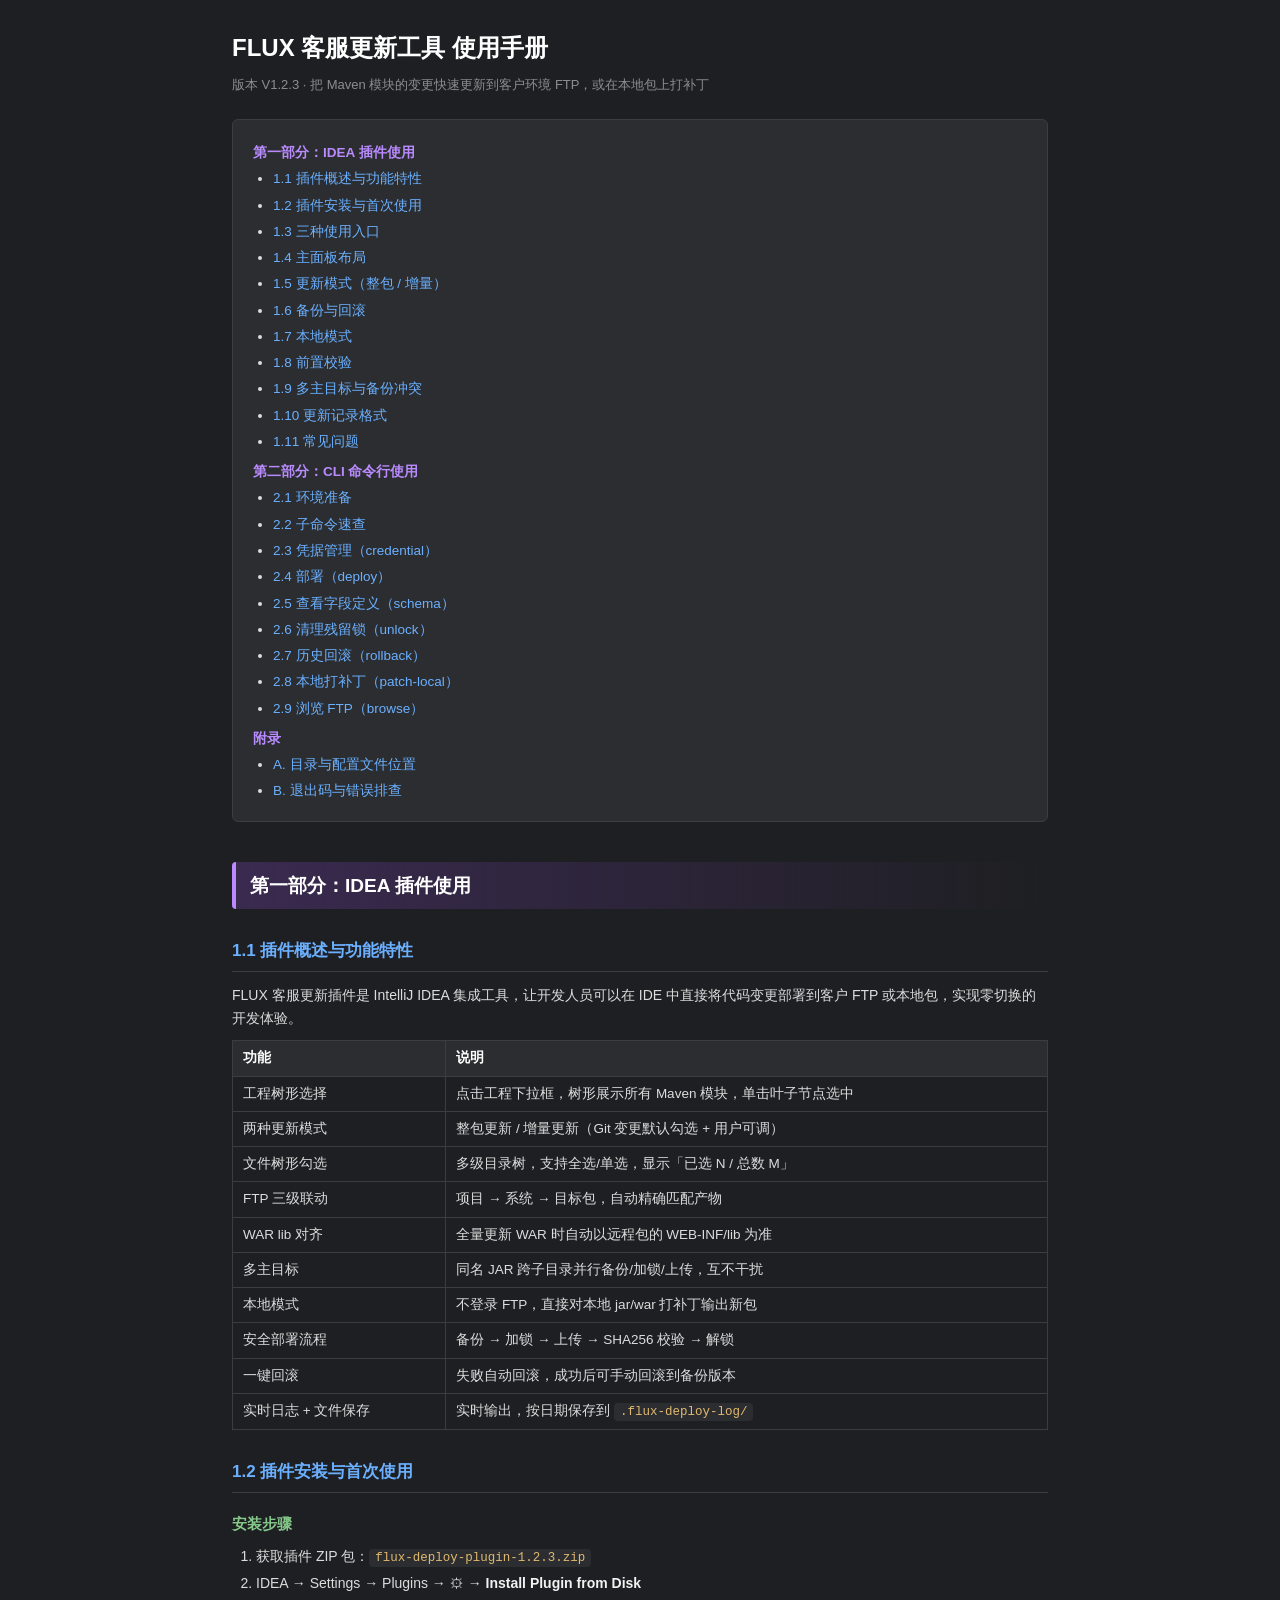
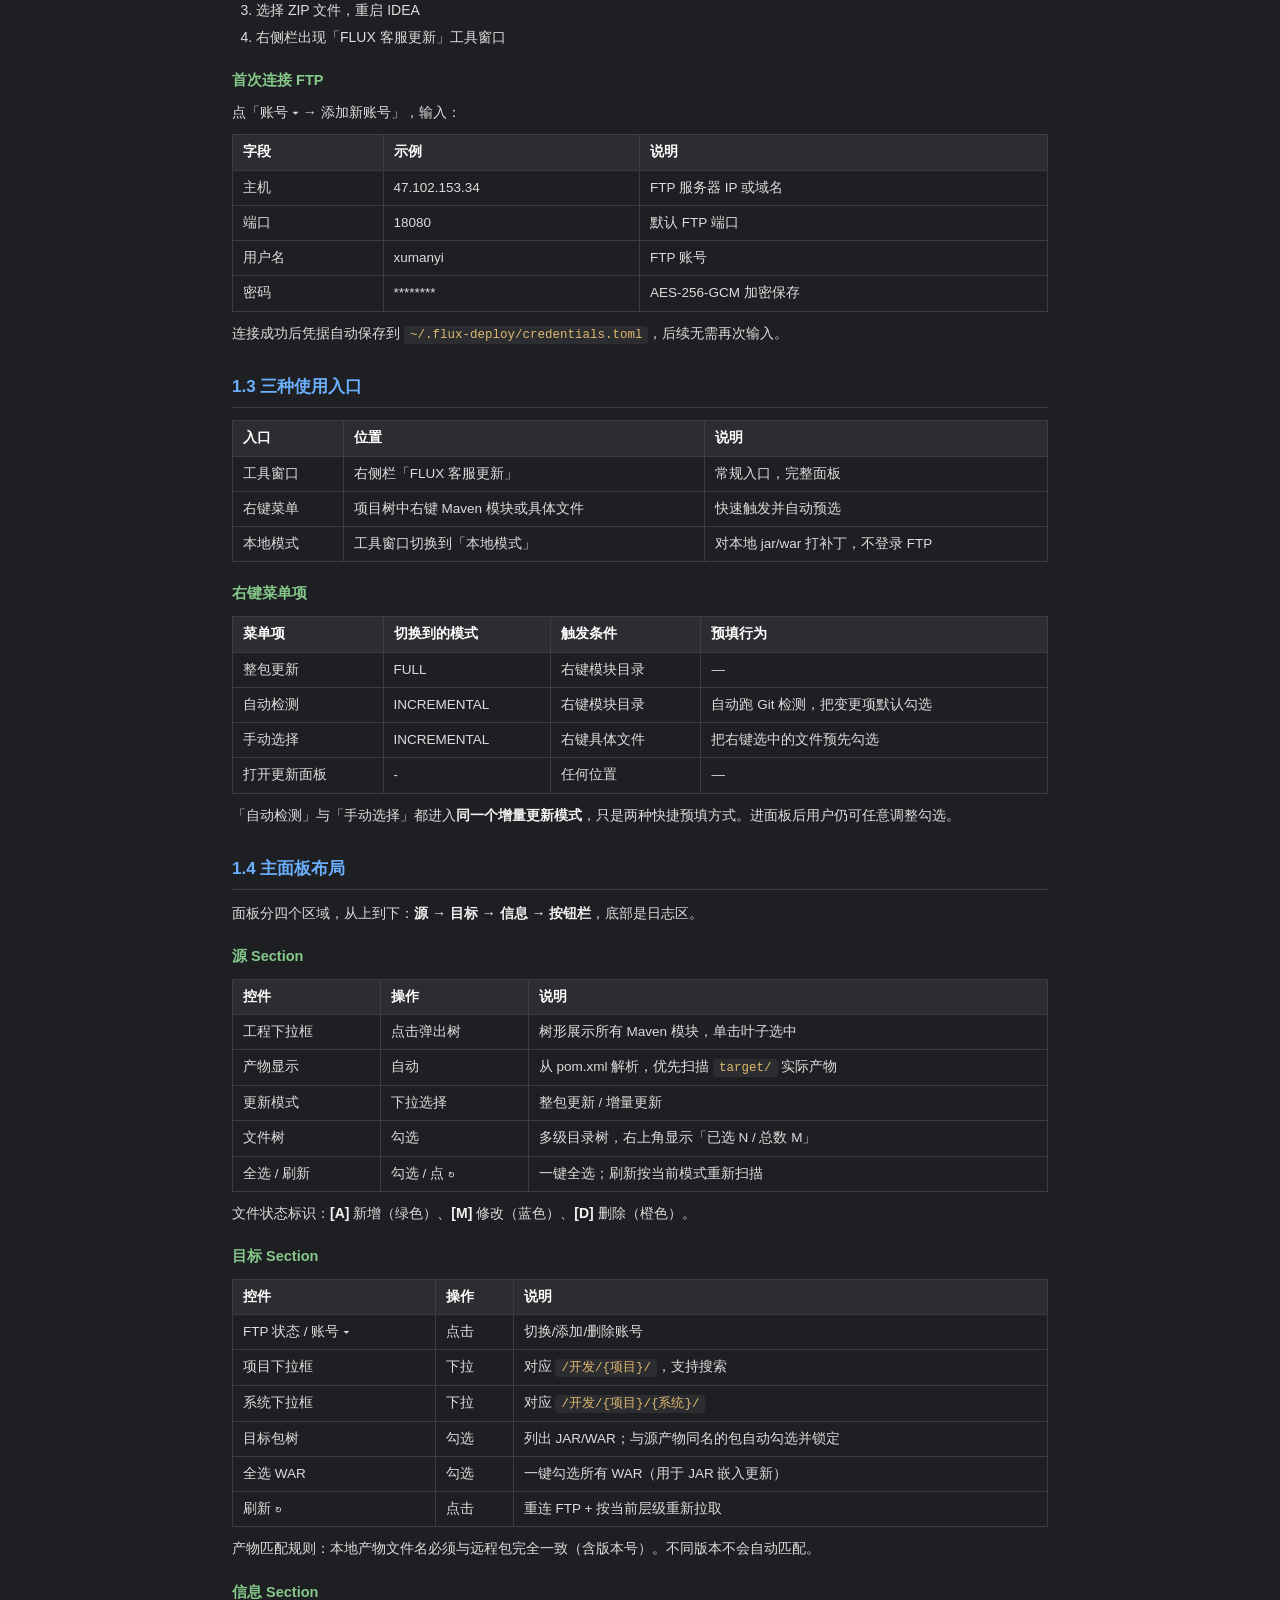
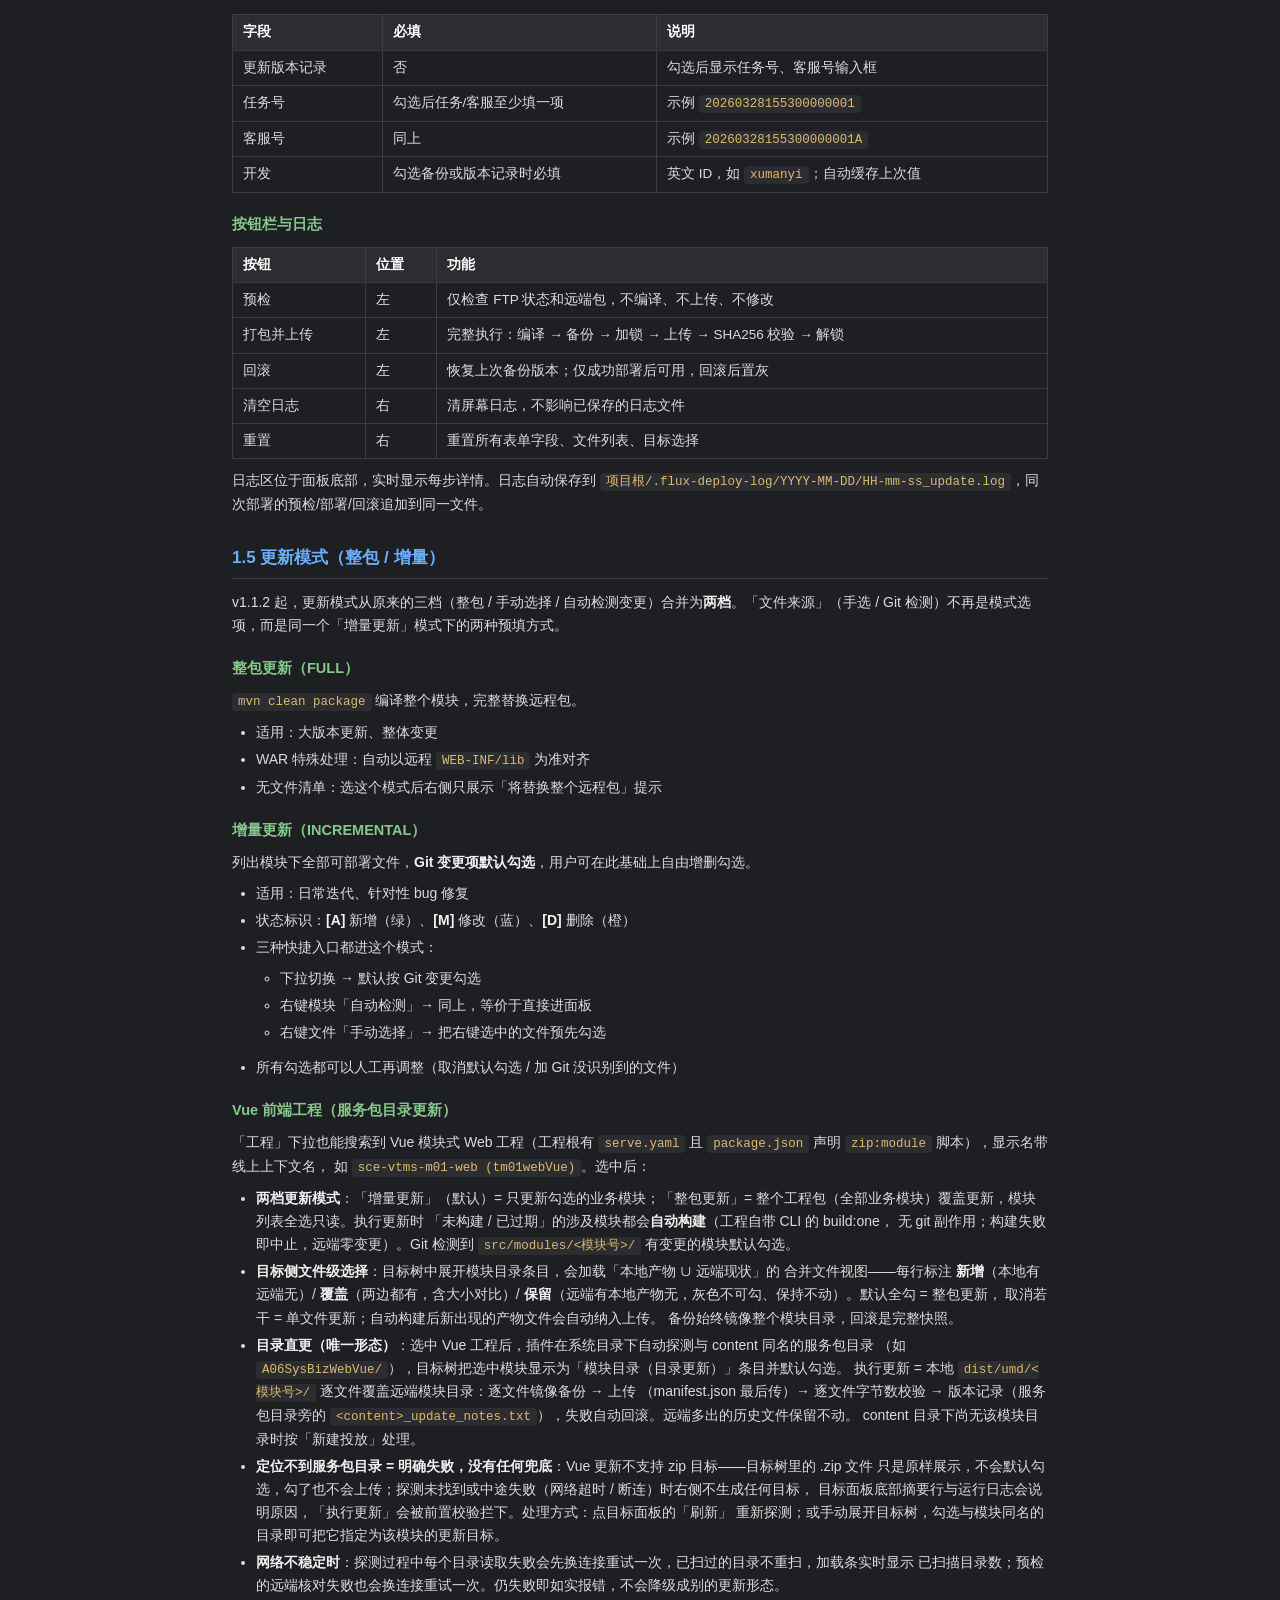
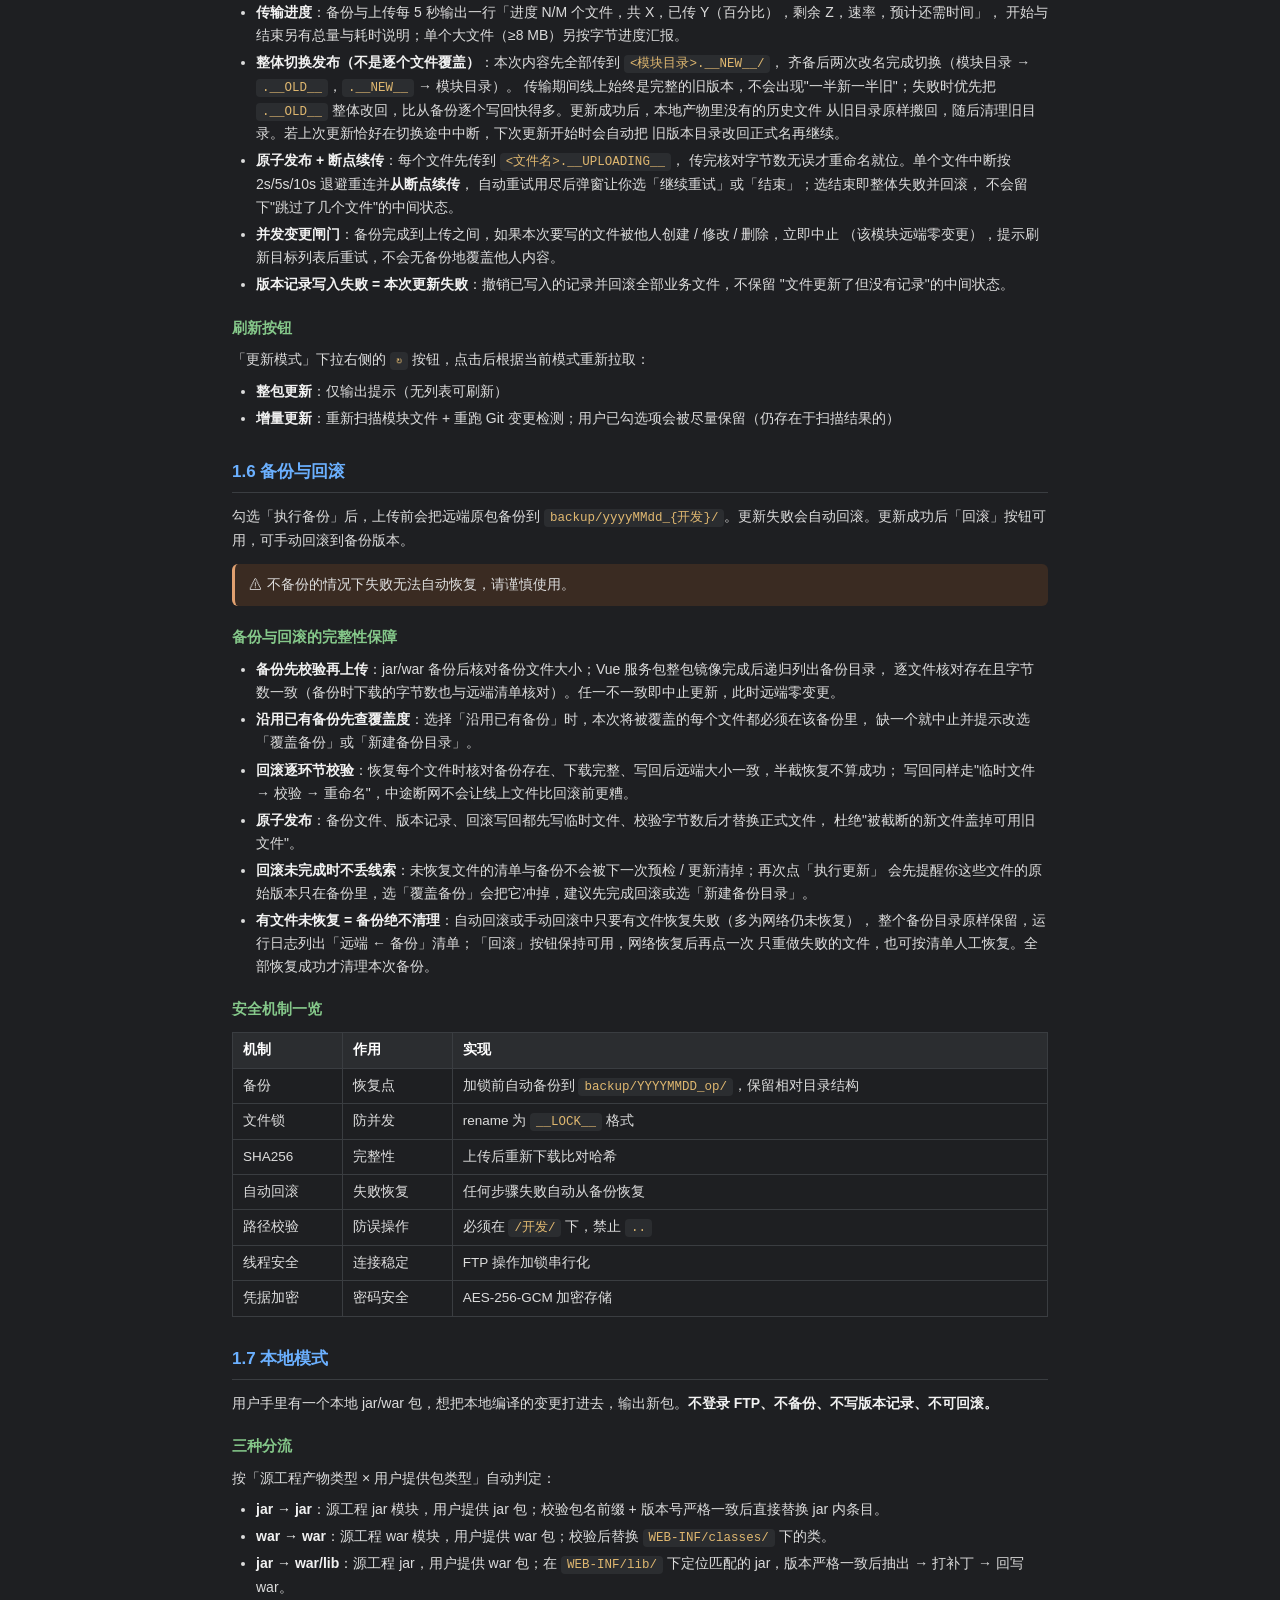
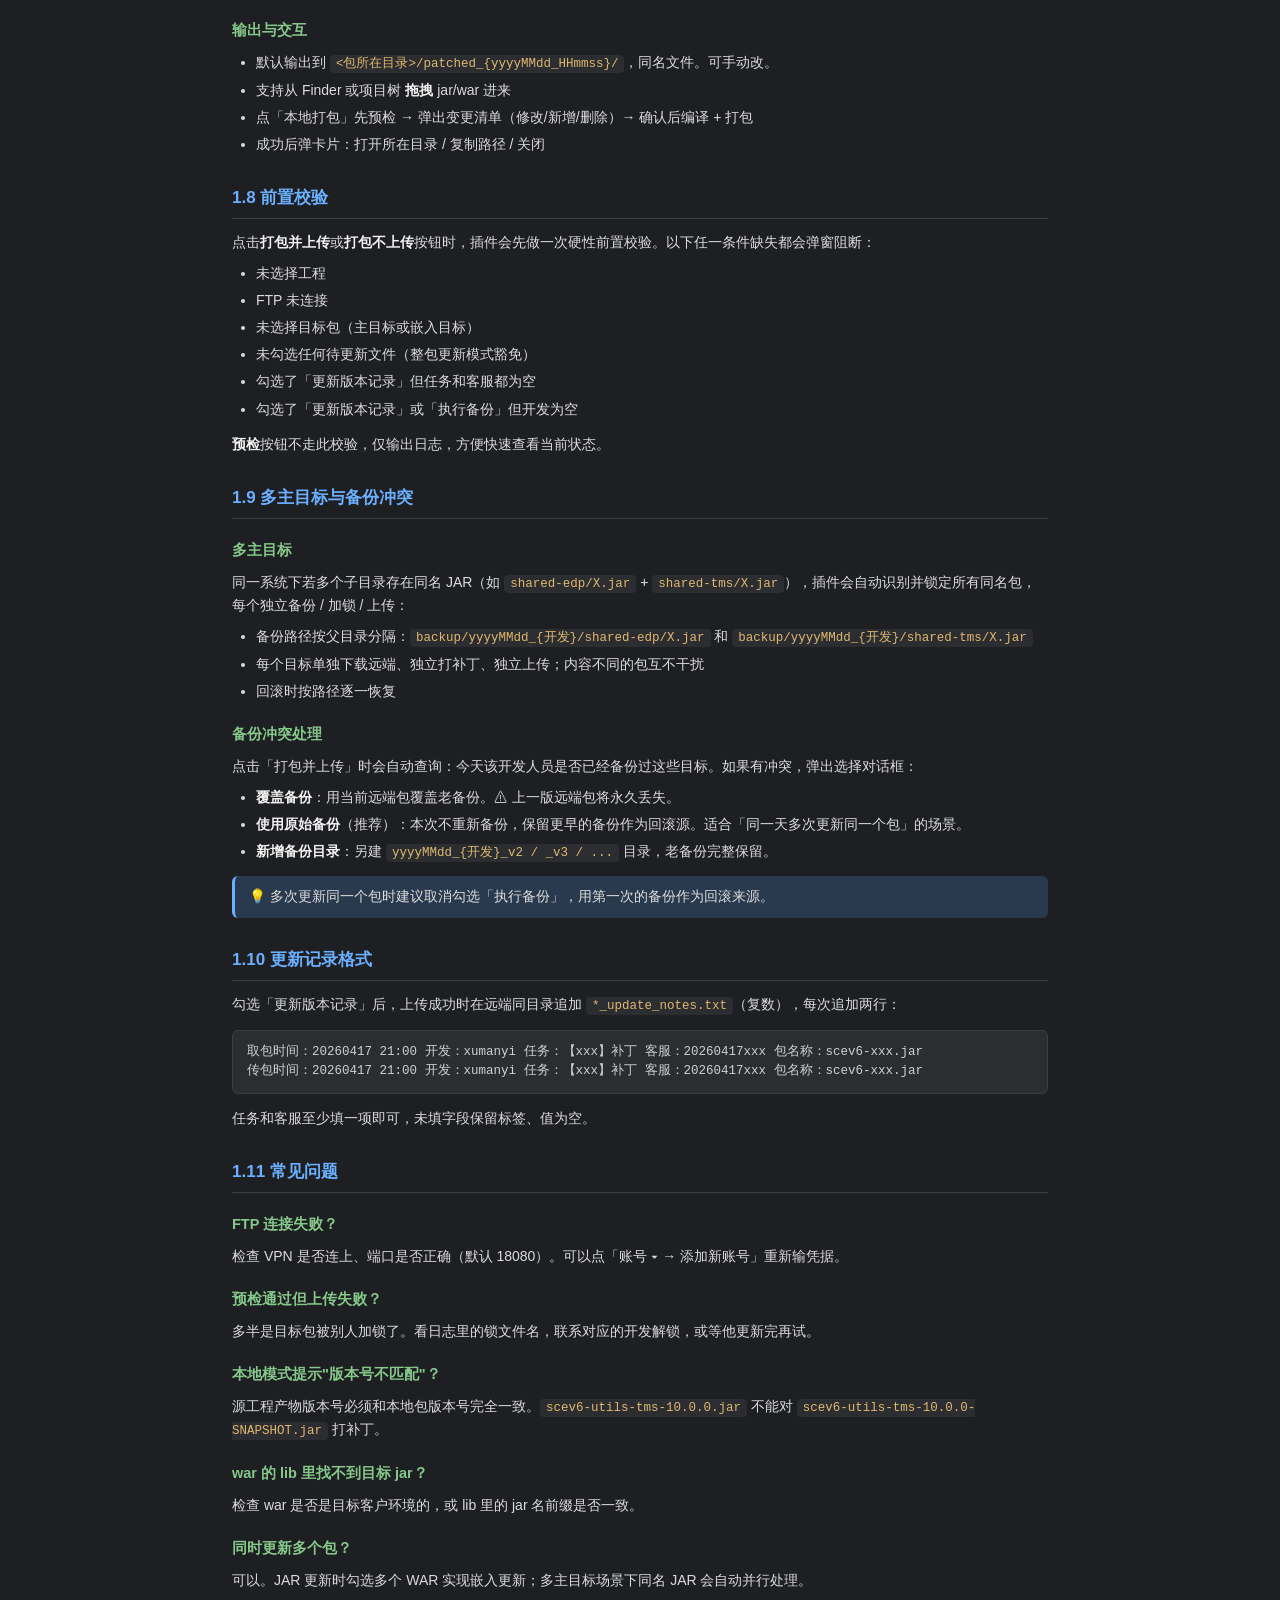
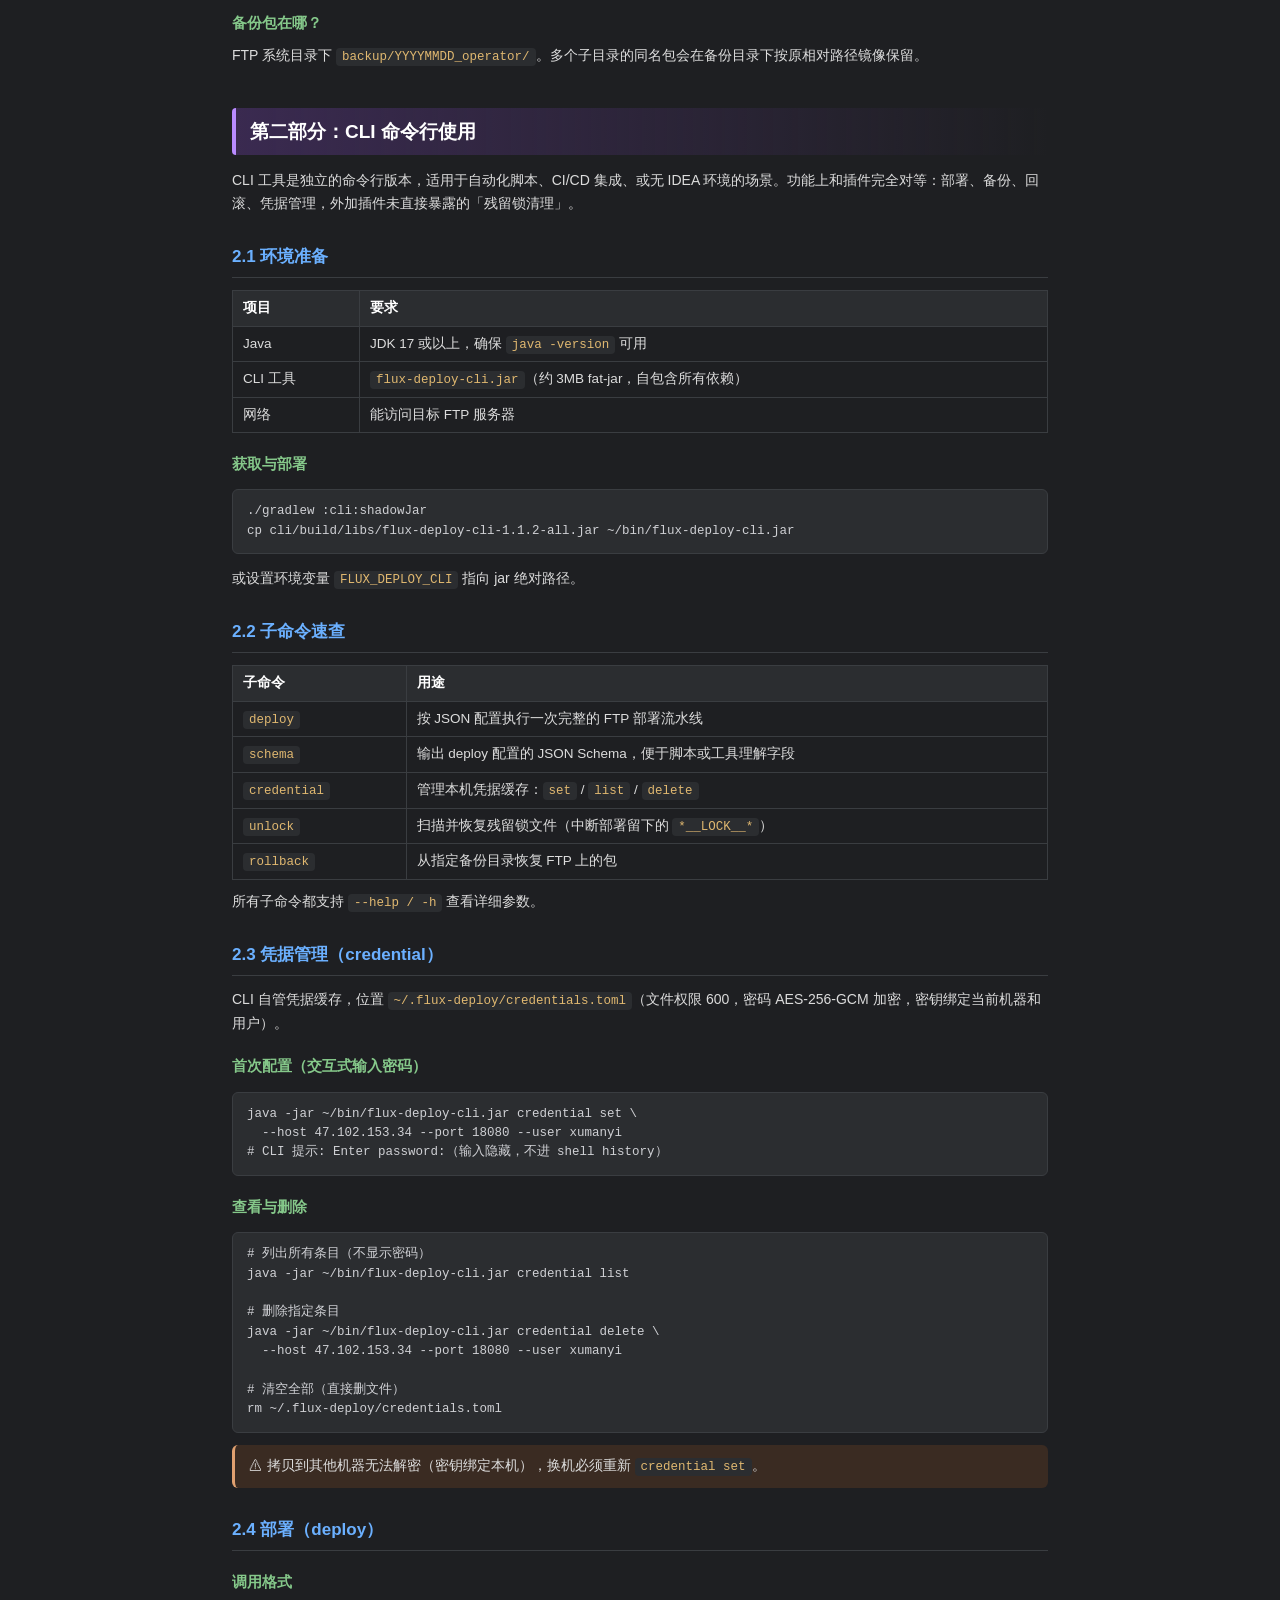
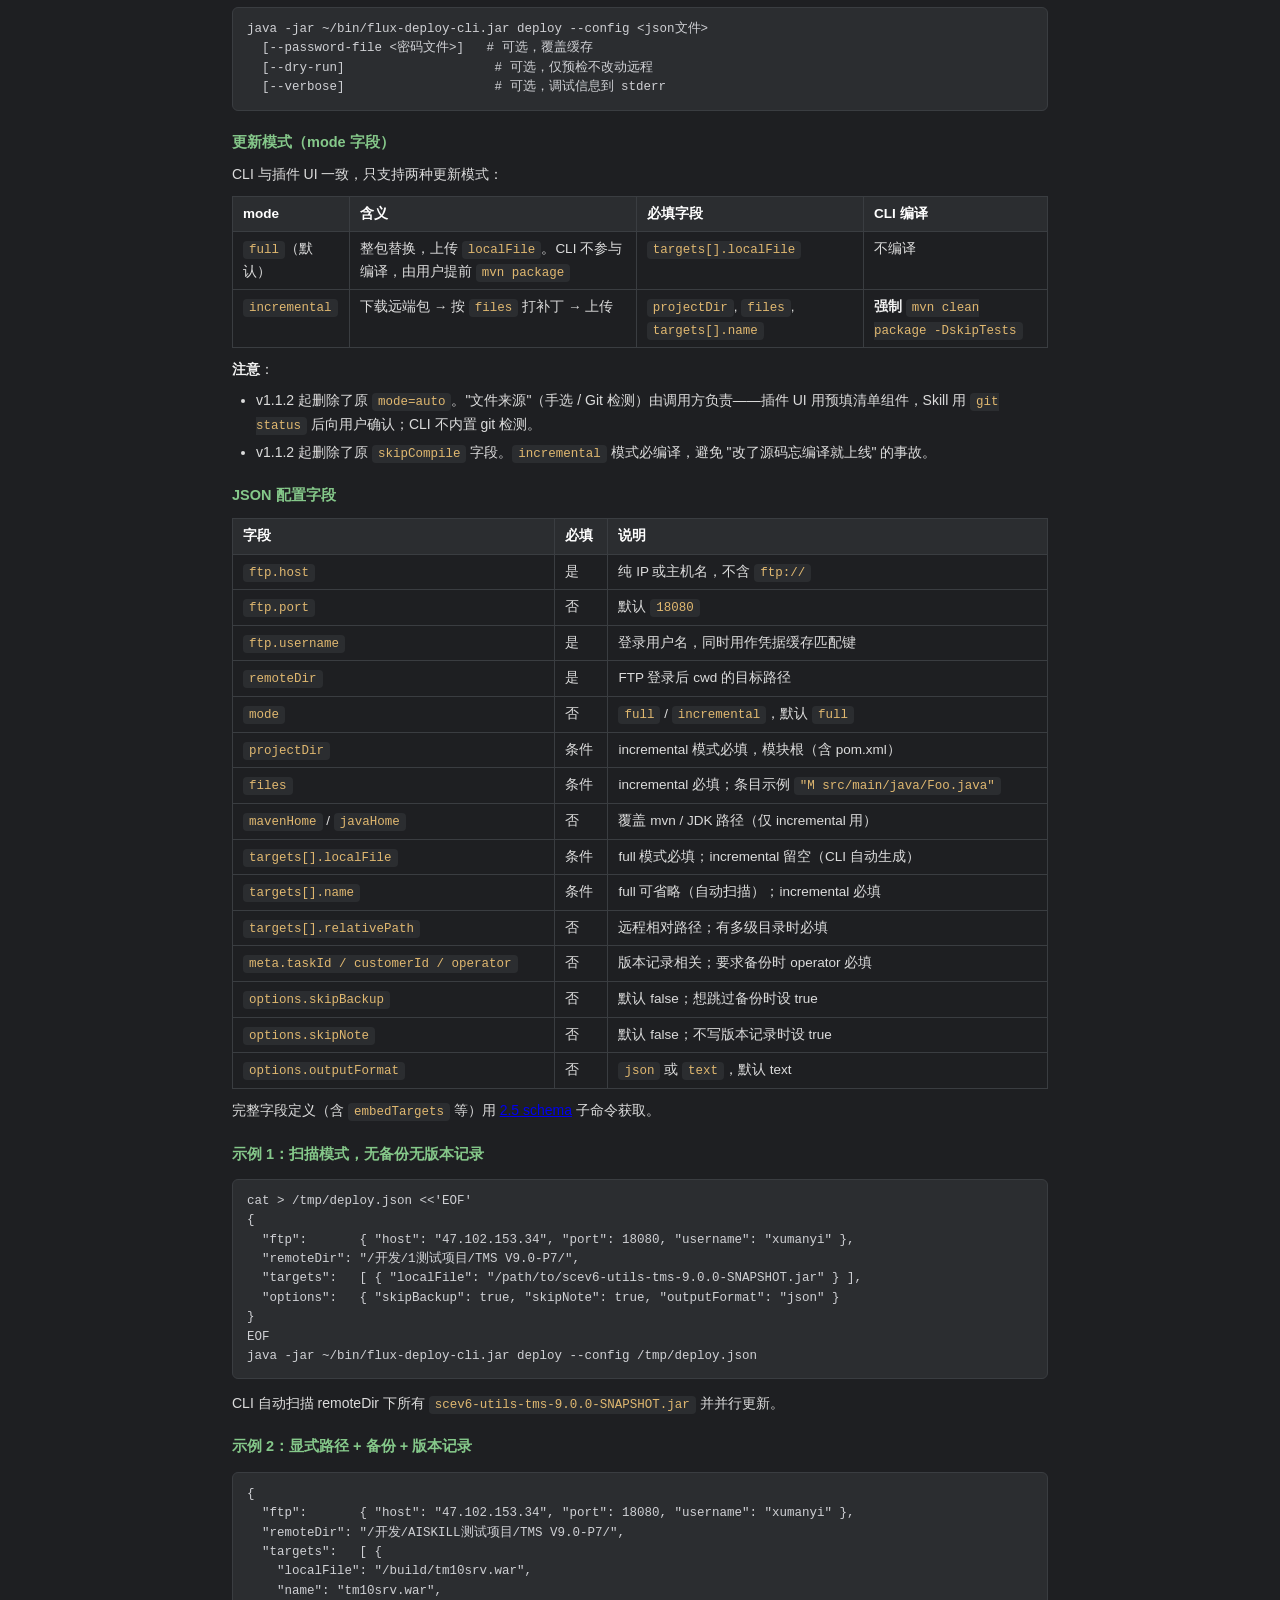
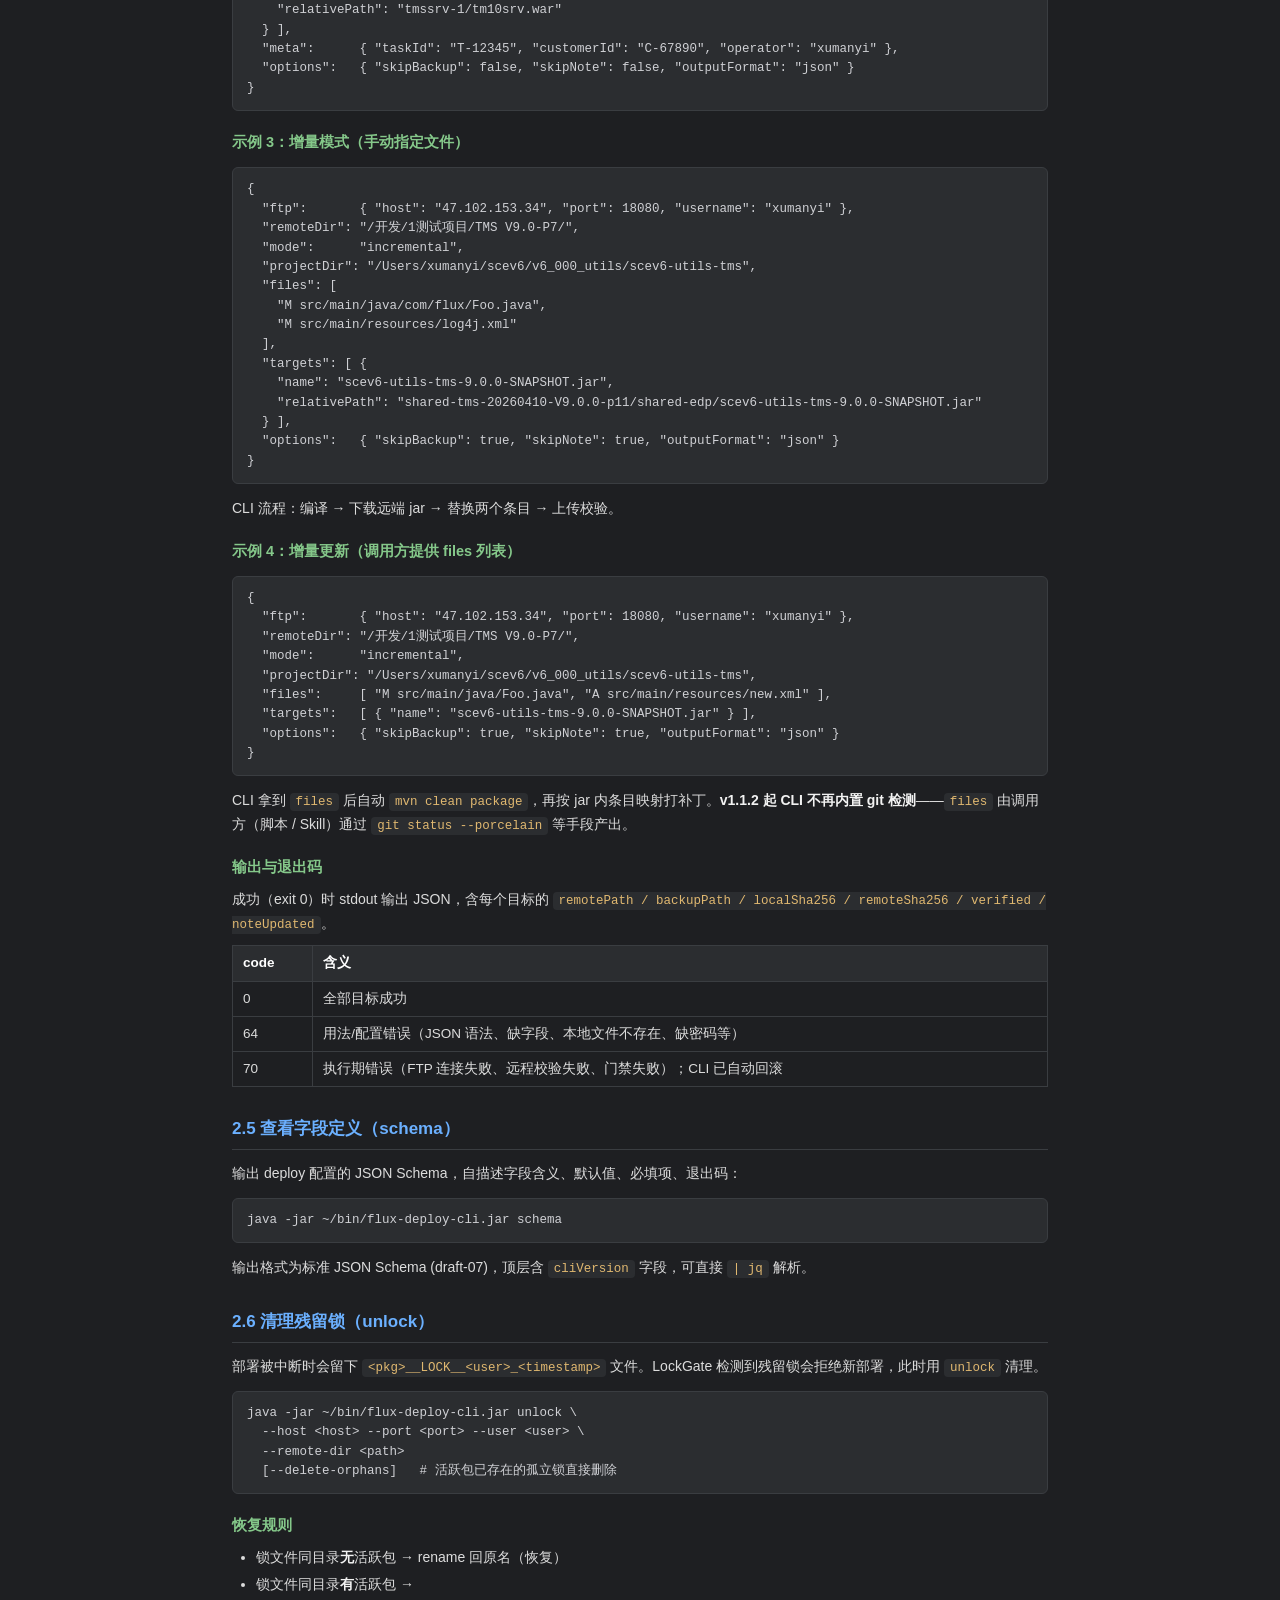
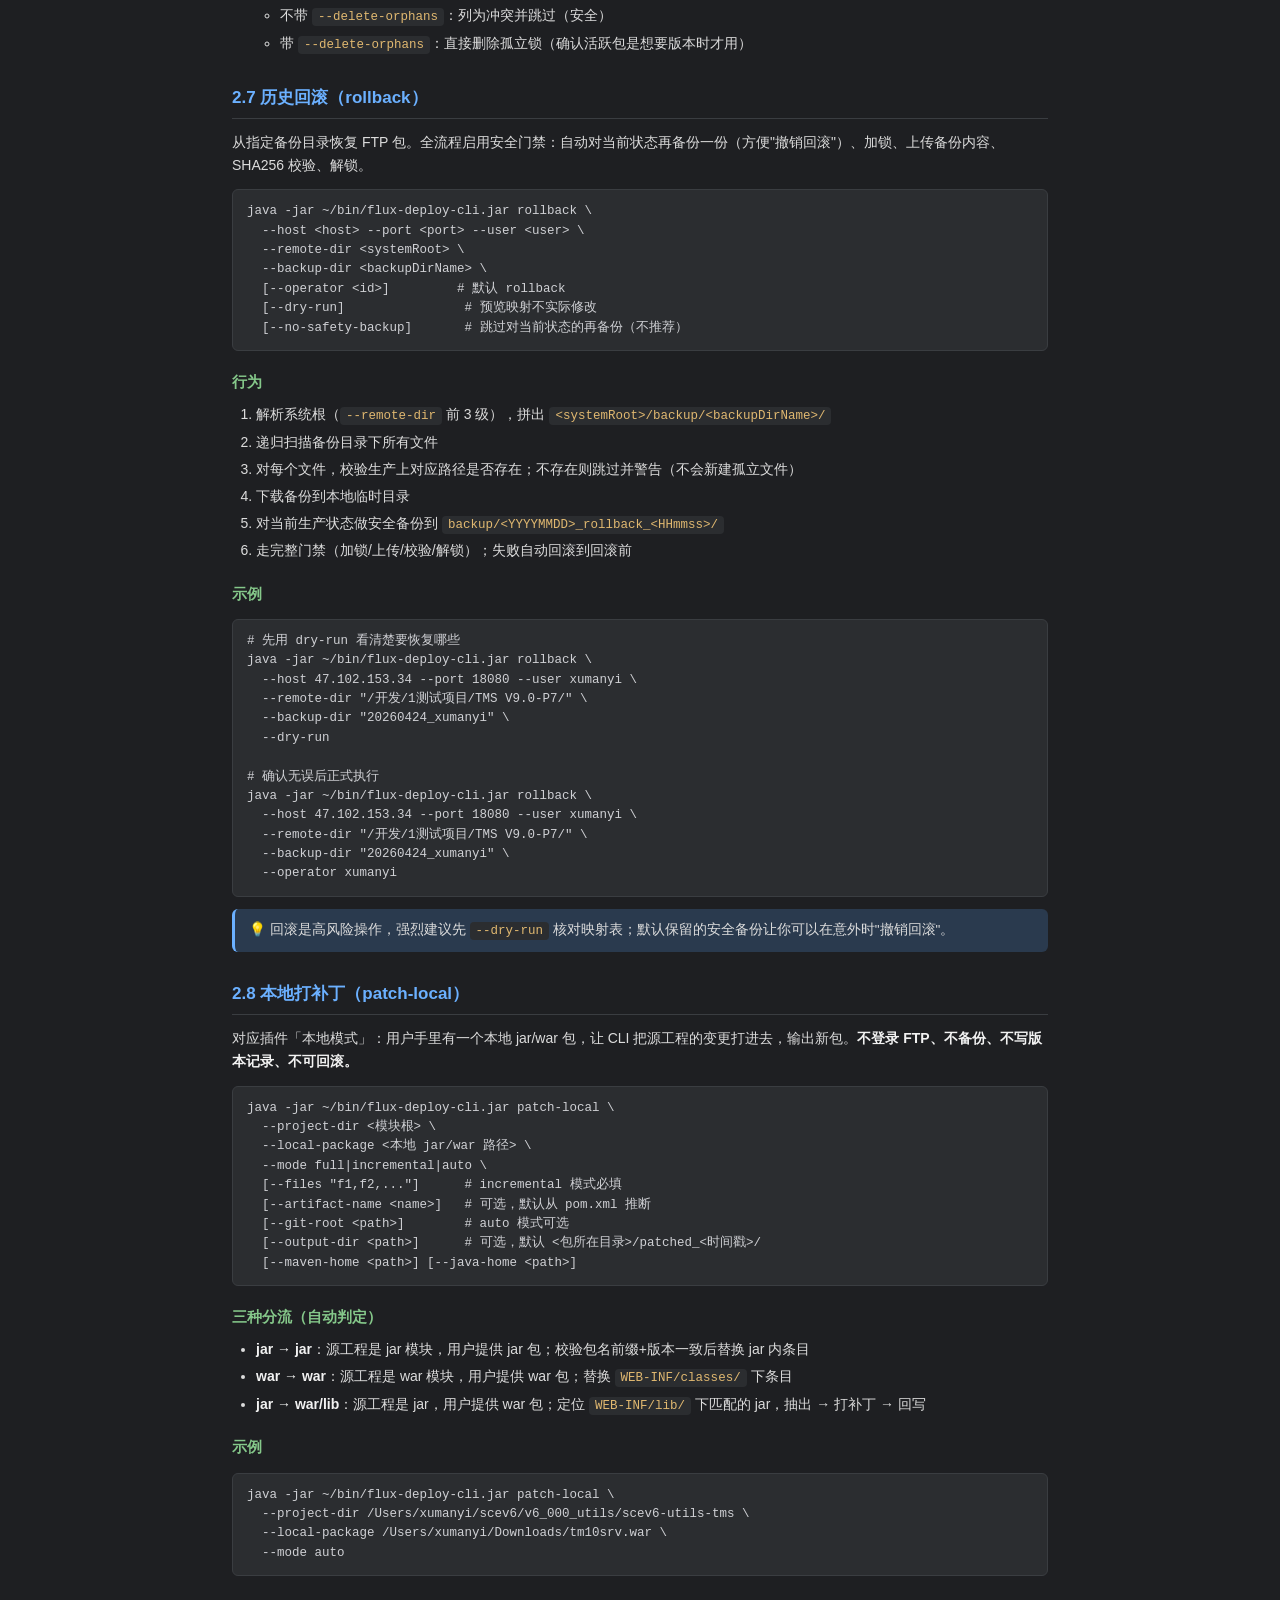
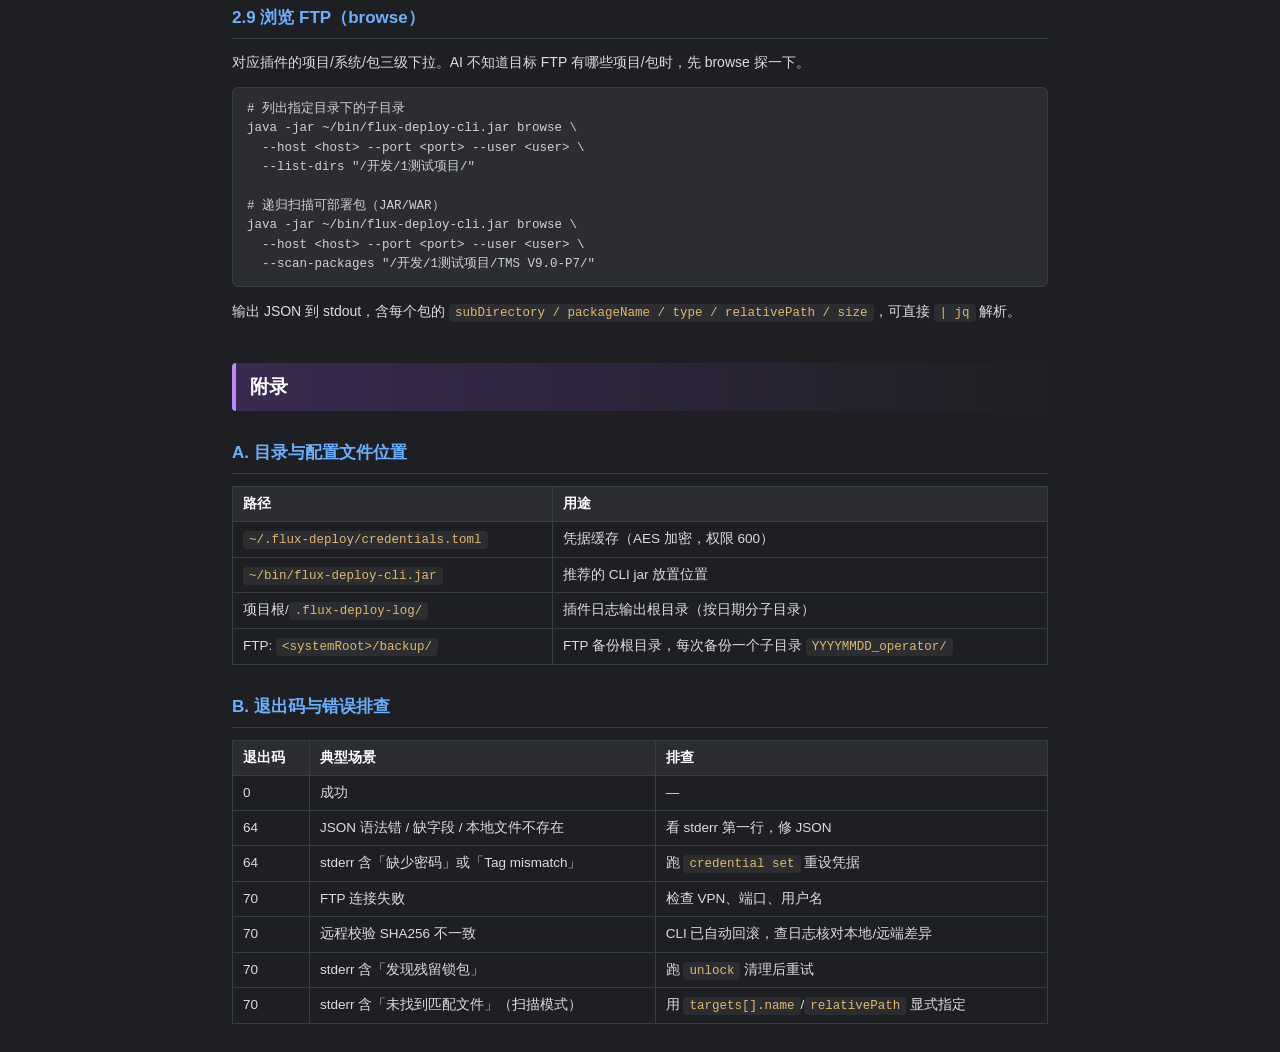
<file: plugin/src/main/resources/docs/help.html>
<!DOCTYPE html>
<html lang="zh-CN">
<head>
<meta charset="UTF-8">
<title>FLUX 客服更新工具 使用手册</title>
<style>
  :root {
    --bg: #1e1f22;
    --bg-soft: #2b2d30;
    --fg: #dcdcdc;
    --muted: #8a8e93;
    --accent: #6bb0ff;
    --accent-soft: #2a3a4e;
    --border: #3a3d41;
    --code: #e0b870;
    --success: #85c88a;
    --warn: #e0a070;
    --part: #b98bff;
  }
  * { box-sizing: border-box; }
  html, body {
    margin: 0; padding: 0;
    background: var(--bg);
    color: var(--fg);
    font-family: -apple-system, BlinkMacSystemFont, "Segoe UI", "PingFang SC",
                 "Hiragino Sans GB", "Microsoft YaHei", sans-serif;
    font-size: 14px;
    line-height: 1.65;
    -webkit-font-smoothing: antialiased;
  }
  .wrap { max-width: 880px; margin: 0 auto; padding: 28px 32px 60px; }
  h1 {
    font-size: 24px; font-weight: 600;
    margin: 0 0 6px;
    color: #fff;
  }
  .lead {
    color: var(--muted);
    margin-bottom: 24px;
    font-size: 13px;
  }
  .part {
    margin: 40px 0 14px;
    padding: 8px 14px;
    background: linear-gradient(90deg, #3a2a50 0%, transparent 100%);
    border-left: 4px solid var(--part);
    font-size: 19px;
    font-weight: 700;
    color: #fff;
    border-radius: 4px;
  }
  h2 {
    font-size: 17px; font-weight: 600;
    margin: 28px 0 12px;
    padding-bottom: 6px;
    border-bottom: 1px solid var(--border);
    color: var(--accent);
  }
  h3 {
    font-size: 14.5px; font-weight: 600;
    margin: 20px 0 8px;
    color: var(--success);
  }
  p { margin: 8px 0; }
  ul, ol { margin: 8px 0 12px; padding-left: 24px; }
  li { margin: 4px 0; }
  code {
    background: var(--bg-soft);
    color: var(--code);
    padding: 2px 6px;
    border-radius: 4px;
    font-family: "SF Mono", Monaco, Menlo, Consolas, monospace;
    font-size: 12.5px;
  }
  pre {
    background: var(--bg-soft);
    border: 1px solid var(--border);
    border-radius: 6px;
    padding: 12px 14px;
    font-family: "SF Mono", Monaco, Menlo, Consolas, monospace;
    font-size: 12.5px;
    line-height: 1.55;
    overflow-x: auto;
    color: #cfd0d4;
  }
  .tip, .warn {
    border-radius: 6px;
    padding: 10px 14px;
    margin: 12px 0;
    font-size: 13.5px;
  }
  .tip {
    background: var(--accent-soft);
    border-left: 3px solid var(--accent);
  }
  .warn {
    background: #3a2b22;
    border-left: 3px solid var(--warn);
  }
  kbd {
    background: #3c3f41;
    border: 1px solid #55585c;
    border-radius: 3px;
    padding: 1px 6px;
    font-size: 12px;
    font-family: "SF Mono", Monaco, Menlo, Consolas, monospace;
  }
  b, strong { color: #f2f2f2; font-weight: 600; }
  hr { border: 0; border-top: 1px solid var(--border); margin: 28px 0; }
  table { border-collapse: collapse; margin: 10px 0; width: 100%; font-size: 13.5px; }
  th, td { padding: 6px 10px; border: 1px solid var(--border); text-align: left; vertical-align: top; }
  th { background: var(--bg-soft); color: #fff; font-weight: 600; }
  .toc {
    background: var(--bg-soft);
    border: 1px solid var(--border);
    border-radius: 6px;
    padding: 14px 20px;
    margin: 0 0 24px;
    font-size: 13.5px;
  }
  .toc ul { margin: 4px 0; padding-left: 20px; }
  .toc a { color: var(--accent); text-decoration: none; }
  .toc a:hover { text-decoration: underline; }
  .toc-part { font-weight: 700; color: var(--part); margin-top: 8px; }
</style>
</head>
<body>
<div class="wrap">

<h1>FLUX 客服更新工具 使用手册</h1>
<div class="lead">版本 V1.2.3 · 把 Maven 模块的变更快速更新到客户环境 FTP，或在本地包上打补丁</div>

<div class="toc">
  <div class="toc-part">第一部分：IDEA 插件使用</div>
  <ul>
    <li><a href="#p1-1">1.1 插件概述与功能特性</a></li>
    <li><a href="#p1-2">1.2 插件安装与首次使用</a></li>
    <li><a href="#p1-3">1.3 三种使用入口</a></li>
    <li><a href="#p1-4">1.4 主面板布局</a></li>
    <li><a href="#p1-5">1.5 更新模式（整包 / 增量）</a></li>
    <li><a href="#p1-6">1.6 备份与回滚</a></li>
    <li><a href="#p1-7">1.7 本地模式</a></li>
    <li><a href="#p1-8">1.8 前置校验</a></li>
    <li><a href="#p1-9">1.9 多主目标与备份冲突</a></li>
    <li><a href="#p1-10">1.10 更新记录格式</a></li>
    <li><a href="#p1-11">1.11 常见问题</a></li>
  </ul>
  <div class="toc-part">第二部分：CLI 命令行使用</div>
  <ul>
    <li><a href="#p2-1">2.1 环境准备</a></li>
    <li><a href="#p2-2">2.2 子命令速查</a></li>
    <li><a href="#p2-3">2.3 凭据管理（credential）</a></li>
    <li><a href="#p2-4">2.4 部署（deploy）</a></li>
    <li><a href="#p2-5">2.5 查看字段定义（schema）</a></li>
    <li><a href="#p2-6">2.6 清理残留锁（unlock）</a></li>
    <li><a href="#p2-7">2.7 历史回滚（rollback）</a></li>
    <li><a href="#p2-8">2.8 本地打补丁（patch-local）</a></li>
    <li><a href="#p2-9">2.9 浏览 FTP（browse）</a></li>
  </ul>
  <div class="toc-part">附录</div>
  <ul>
    <li><a href="#a-1">A. 目录与配置文件位置</a></li>
    <li><a href="#a-2">B. 退出码与错误排查</a></li>
  </ul>
</div>

<div class="part">第一部分：IDEA 插件使用</div>

<h2 id="p1-1">1.1 插件概述与功能特性</h2>
<p>FLUX 客服更新插件是 IntelliJ IDEA 集成工具，让开发人员可以在 IDE 中直接将代码变更部署到客户 FTP 或本地包，实现零切换的开发体验。</p>
<table>
  <tr><th>功能</th><th>说明</th></tr>
  <tr><td>工程树形选择</td><td>点击工程下拉框，树形展示所有 Maven 模块，单击叶子节点选中</td></tr>
  <tr><td>两种更新模式</td><td>整包更新 / 增量更新（Git 变更默认勾选 + 用户可调）</td></tr>
  <tr><td>文件树形勾选</td><td>多级目录树，支持全选/单选，显示「已选 N / 总数 M」</td></tr>
  <tr><td>FTP 三级联动</td><td>项目 → 系统 → 目标包，自动精确匹配产物</td></tr>
  <tr><td>WAR lib 对齐</td><td>全量更新 WAR 时自动以远程包的 WEB-INF/lib 为准</td></tr>
  <tr><td>多主目标</td><td>同名 JAR 跨子目录并行备份/加锁/上传，互不干扰</td></tr>
  <tr><td>本地模式</td><td>不登录 FTP，直接对本地 jar/war 打补丁输出新包</td></tr>
  <tr><td>安全部署流程</td><td>备份 → 加锁 → 上传 → SHA256 校验 → 解锁</td></tr>
  <tr><td>一键回滚</td><td>失败自动回滚，成功后可手动回滚到备份版本</td></tr>
  <tr><td>实时日志 + 文件保存</td><td>实时输出，按日期保存到 <code>.flux-deploy-log/</code></td></tr>
</table>

<h2 id="p1-2">1.2 插件安装与首次使用</h2>
<h3>安装步骤</h3>
<ol>
  <li>获取插件 ZIP 包：<code>flux-deploy-plugin-1.2.3.zip</code></li>
  <li>IDEA → Settings → Plugins → ⚙ → <b>Install Plugin from Disk</b></li>
  <li>选择 ZIP 文件，重启 IDEA</li>
  <li>右侧栏出现「FLUX 客服更新」工具窗口</li>
</ol>
<h3>首次连接 FTP</h3>
<p>点「账号 ▾ → 添加新账号」，输入：</p>
<table>
  <tr><th>字段</th><th>示例</th><th>说明</th></tr>
  <tr><td>主机</td><td>47.102.153.34</td><td>FTP 服务器 IP 或域名</td></tr>
  <tr><td>端口</td><td>18080</td><td>默认 FTP 端口</td></tr>
  <tr><td>用户名</td><td>xumanyi</td><td>FTP 账号</td></tr>
  <tr><td>密码</td><td>********</td><td>AES-256-GCM 加密保存</td></tr>
</table>
<p>连接成功后凭据自动保存到 <code>~/.flux-deploy/credentials.toml</code>，后续无需再次输入。</p>

<h2 id="p1-3">1.3 三种使用入口</h2>
<table>
  <tr><th>入口</th><th>位置</th><th>说明</th></tr>
  <tr><td>工具窗口</td><td>右侧栏「FLUX 客服更新」</td><td>常规入口，完整面板</td></tr>
  <tr><td>右键菜单</td><td>项目树中右键 Maven 模块或具体文件</td><td>快速触发并自动预选</td></tr>
  <tr><td>本地模式</td><td>工具窗口切换到「本地模式」</td><td>对本地 jar/war 打补丁，不登录 FTP</td></tr>
</table>
<h3>右键菜单项</h3>
<table>
  <tr><th>菜单项</th><th>切换到的模式</th><th>触发条件</th><th>预填行为</th></tr>
  <tr><td>整包更新</td><td>FULL</td><td>右键模块目录</td><td>—</td></tr>
  <tr><td>自动检测</td><td>INCREMENTAL</td><td>右键模块目录</td><td>自动跑 Git 检测，把变更项默认勾选</td></tr>
  <tr><td>手动选择</td><td>INCREMENTAL</td><td>右键具体文件</td><td>把右键选中的文件预先勾选</td></tr>
  <tr><td>打开更新面板</td><td>-</td><td>任何位置</td><td>—</td></tr>
</table>
<p>「自动检测」与「手动选择」都进入<b>同一个增量更新模式</b>，只是两种快捷预填方式。进面板后用户仍可任意调整勾选。</p>

<h2 id="p1-4">1.4 主面板布局</h2>
<p>面板分四个区域，从上到下：<b>源 → 目标 → 信息 → 按钮栏</b>，底部是日志区。</p>

<h3>源 Section</h3>
<table>
  <tr><th>控件</th><th>操作</th><th>说明</th></tr>
  <tr><td>工程下拉框</td><td>点击弹出树</td><td>树形展示所有 Maven 模块，单击叶子选中</td></tr>
  <tr><td>产物显示</td><td>自动</td><td>从 pom.xml 解析，优先扫描 <code>target/</code> 实际产物</td></tr>
  <tr><td>更新模式</td><td>下拉选择</td><td>整包更新 / 增量更新</td></tr>
  <tr><td>文件树</td><td>勾选</td><td>多级目录树，右上角显示「已选 N / 总数 M」</td></tr>
  <tr><td>全选 / 刷新</td><td>勾选 / 点 ↻</td><td>一键全选；刷新按当前模式重新扫描</td></tr>
</table>
<p>文件状态标识：<b>[A]</b> 新增（绿色）、<b>[M]</b> 修改（蓝色）、<b>[D]</b> 删除（橙色）。</p>

<h3>目标 Section</h3>
<table>
  <tr><th>控件</th><th>操作</th><th>说明</th></tr>
  <tr><td>FTP 状态 / 账号 ▾</td><td>点击</td><td>切换/添加/删除账号</td></tr>
  <tr><td>项目下拉框</td><td>下拉</td><td>对应 <code>/开发/{项目}/</code>，支持搜索</td></tr>
  <tr><td>系统下拉框</td><td>下拉</td><td>对应 <code>/开发/{项目}/{系统}/</code></td></tr>
  <tr><td>目标包树</td><td>勾选</td><td>列出 JAR/WAR；与源产物同名的包自动勾选并锁定</td></tr>
  <tr><td>全选 WAR</td><td>勾选</td><td>一键勾选所有 WAR（用于 JAR 嵌入更新）</td></tr>
  <tr><td>刷新 ↻</td><td>点击</td><td>重连 FTP + 按当前层级重新拉取</td></tr>
</table>
<p>产物匹配规则：本地产物文件名必须与远程包完全一致（含版本号）。不同版本不会自动匹配。</p>

<h3>信息 Section</h3>
<table>
  <tr><th>字段</th><th>必填</th><th>说明</th></tr>
  <tr><td>更新版本记录</td><td>否</td><td>勾选后显示任务号、客服号输入框</td></tr>
  <tr><td>任务号</td><td>勾选后任务/客服至少填一项</td><td>示例 <code>20260328155300000001</code></td></tr>
  <tr><td>客服号</td><td>同上</td><td>示例 <code>20260328155300000001A</code></td></tr>
  <tr><td>开发</td><td>勾选备份或版本记录时必填</td><td>英文 ID，如 <code>xumanyi</code>；自动缓存上次值</td></tr>
</table>

<h3>按钮栏与日志</h3>
<table>
  <tr><th>按钮</th><th>位置</th><th>功能</th></tr>
  <tr><td>预检</td><td>左</td><td>仅检查 FTP 状态和远端包，不编译、不上传、不修改</td></tr>
  <tr><td>打包并上传</td><td>左</td><td>完整执行：编译 → 备份 → 加锁 → 上传 → SHA256 校验 → 解锁</td></tr>
  <tr><td>回滚</td><td>左</td><td>恢复上次备份版本；仅成功部署后可用，回滚后置灰</td></tr>
  <tr><td>清空日志</td><td>右</td><td>清屏幕日志，不影响已保存的日志文件</td></tr>
  <tr><td>重置</td><td>右</td><td>重置所有表单字段、文件列表、目标选择</td></tr>
</table>
<p>日志区位于面板底部，实时显示每步详情。日志自动保存到 <code>项目根/.flux-deploy-log/YYYY-MM-DD/HH-mm-ss_update.log</code>，同次部署的预检/部署/回滚追加到同一文件。</p>

<h2 id="p1-5">1.5 更新模式（整包 / 增量）</h2>
<p>v1.1.2 起，更新模式从原来的三档（整包 / 手动选择 / 自动检测变更）合并为<b>两档</b>。「文件来源」（手选 / Git 检测）不再是模式选项，而是同一个「增量更新」模式下的两种预填方式。</p>

<h3>整包更新（FULL）</h3>
<p><code>mvn clean package</code> 编译整个模块，完整替换远程包。</p>
<ul>
  <li>适用：大版本更新、整体变更</li>
  <li>WAR 特殊处理：自动以远程 <code>WEB-INF/lib</code> 为准对齐</li>
  <li>无文件清单：选这个模式后右侧只展示「将替换整个远程包」提示</li>
</ul>

<h3>增量更新（INCREMENTAL）</h3>
<p>列出模块下全部可部署文件，<b>Git 变更项默认勾选</b>，用户可在此基础上自由增删勾选。</p>
<ul>
  <li>适用：日常迭代、针对性 bug 修复</li>
  <li>状态标识：<b>[A]</b> 新增（绿）、<b>[M]</b> 修改（蓝）、<b>[D]</b> 删除（橙）</li>
  <li>三种快捷入口都进这个模式：
    <ul>
      <li>下拉切换 → 默认按 Git 变更勾选</li>
      <li>右键模块「自动检测」→ 同上，等价于直接进面板</li>
      <li>右键文件「手动选择」→ 把右键选中的文件预先勾选</li>
    </ul>
  </li>
  <li>所有勾选都可以人工再调整（取消默认勾选 / 加 Git 没识别到的文件）</li>
</ul>

<h3>Vue 前端工程（服务包目录更新）</h3>
<p>「工程」下拉也能搜索到 Vue 模块式 Web 工程（工程根有 <code>serve.yaml</code> 且
<code>package.json</code> 声明 <code>zip:module</code> 脚本），显示名带线上上下文名，
如 <code>sce-vtms-m01-web (tm01webVue)</code>。选中后：</p>
<ul>
  <li><b>两档更新模式</b>：「增量更新」（默认）= 只更新勾选的业务模块；「整包更新」=
      整个工程包（全部业务模块）覆盖更新，模块列表全选只读。执行更新时
      「未构建 / 已过期」的涉及模块都会<b>自动构建</b>（工程自带 CLI 的 build:one，
      无 git 副作用；构建失败即中止，远端零变更）。Git 检测到
      <code>src/modules/&lt;模块号&gt;/</code> 有变更的模块默认勾选。</li>
  <li><b>目标侧文件级选择</b>：目标树中展开模块目录条目，会加载「本地产物 ∪ 远端现状」的
      合并文件视图——每行标注 <b>新增</b>（本地有远端无）/ <b>覆盖</b>（两边都有，含大小对比）/
      <b>保留</b>（远端有本地产物无，灰色不可勾、保持不动）。默认全勾 = 整包更新，
      取消若干 = 单文件更新；自动构建后新出现的产物文件会自动纳入上传。
      备份始终镜像整个模块目录，回滚是完整快照。</li>
  <li><b>目录直更（唯一形态）</b>：选中 Vue 工程后，插件在系统目录下自动探测与 content 同名的服务包目录
      （如 <code>A06SysBizWebVue/</code>），目标树把选中模块显示为「模块目录（目录更新）」条目并默认勾选。
      执行更新 = 本地 <code>dist/umd/&lt;模块号&gt;/</code> 逐文件覆盖远端模块目录：逐文件镜像备份 → 上传
      （manifest.json 最后传）→ 逐文件字节数校验 → 版本记录（服务包目录旁的
      <code>&lt;content&gt;_update_notes.txt</code>），失败自动回滚。远端多出的历史文件保留不动。
      content 目录下尚无该模块目录时按「新建投放」处理。</li>
  <li><b>定位不到服务包目录 = 明确失败，没有任何兜底</b>：Vue 更新不支持 zip 目标——目标树里的 .zip 文件
      只是原样展示，不会默认勾选，勾了也不会上传；探测未找到或中途失败（网络超时 / 断连）时右侧不生成任何目标，
      目标面板底部摘要行与运行日志会说明原因，「执行更新」会被前置校验拦下。处理方式：点目标面板的「刷新」
      重新探测；或手动展开目标树，勾选与模块同名的目录即可把它指定为该模块的更新目标。</li>
  <li><b>网络不稳定时</b>：探测过程中每个目录读取失败会先换连接重试一次，已扫过的目录不重扫，加载条实时显示
      已扫描目录数；预检的远端核对失败也会换连接重试一次。仍失败即如实报错，不会降级成别的更新形态。</li>
  <li><b>传输进度</b>：备份与上传每 5 秒输出一行「进度 N/M 个文件，共 X，已传 Y（百分比），剩余 Z，速率，预计还需时间」，
      开始与结束另有总量与耗时说明；单个大文件（≥8 MB）另按字节进度汇报。</li>
  <li><b>整体切换发布（不是逐个文件覆盖）</b>：本次内容先全部传到 <code>&lt;模块目录&gt;.__NEW__/</code>，
      齐备后两次改名完成切换（模块目录 → <code>.__OLD__</code>，<code>.__NEW__</code> → 模块目录）。
      传输期间线上始终是完整的旧版本，不会出现"一半新一半旧"；失败时优先把
      <code>.__OLD__</code> 整体改回，比从备份逐个写回快得多。更新成功后，本地产物里没有的历史文件
      从旧目录原样搬回，随后清理旧目录。若上次更新恰好在切换途中中断，下次更新开始时会自动把
      旧版本目录改回正式名再继续。</li>
  <li><b>原子发布 + 断点续传</b>：每个文件先传到 <code>&lt;文件名&gt;.__UPLOADING__</code>，
      传完核对字节数无误才重命名就位。单个文件中断按 2s/5s/10s 退避重连并<b>从断点续传</b>，
      自动重试用尽后弹窗让你选「继续重试」或「结束」；选结束即整体失败并回滚，
      不会留下"跳过了几个文件"的中间状态。</li>
  <li><b>并发变更闸门</b>：备份完成到上传之间，如果本次要写的文件被他人创建 / 修改 / 删除，立即中止
      （该模块远端零变更），提示刷新目标列表后重试，不会无备份地覆盖他人内容。</li>
  <li><b>版本记录写入失败 = 本次更新失败</b>：撤销已写入的记录并回滚全部业务文件，不保留
      "文件更新了但没有记录"的中间状态。</li>
</ul>

<h3>刷新按钮</h3>
<p>「更新模式」下拉右侧的 <code>↻</code> 按钮，点击后根据当前模式重新拉取：</p>
<ul>
  <li><b>整包更新</b>：仅输出提示（无列表可刷新）</li>
  <li><b>增量更新</b>：重新扫描模块文件 + 重跑 Git 变更检测；用户已勾选项会被尽量保留（仍存在于扫描结果的）</li>
</ul>

<h2 id="p1-6">1.6 备份与回滚</h2>
<p>勾选「执行备份」后，上传前会把远端原包备份到 <code>backup/yyyyMMdd_{开发}/</code>。更新失败会自动回滚。更新成功后「回滚」按钮可用，可手动回滚到备份版本。</p>
<div class="warn">⚠ 不备份的情况下失败无法自动恢复，请谨慎使用。</div>
<h3>备份与回滚的完整性保障</h3>
<ul>
  <li><b>备份先校验再上传</b>：jar/war 备份后核对备份文件大小；Vue 服务包整包镜像完成后递归列出备份目录，
      逐文件核对存在且字节数一致（备份时下载的字节数也与远端清单核对）。任一不一致即中止更新，此时远端零变更。</li>
  <li><b>沿用已有备份先查覆盖度</b>：选择「沿用已有备份」时，本次将被覆盖的每个文件都必须在该备份里，
      缺一个就中止并提示改选「覆盖备份」或「新建备份目录」。</li>
  <li><b>回滚逐环节校验</b>：恢复每个文件时核对备份存在、下载完整、写回后远端大小一致，半截恢复不算成功；
      写回同样走"临时文件 → 校验 → 重命名"，中途断网不会让线上文件比回滚前更糟。</li>
  <li><b>原子发布</b>：备份文件、版本记录、回滚写回都先写临时文件、校验字节数后才替换正式文件，
      杜绝"被截断的新文件盖掉可用旧文件"。</li>
  <li><b>回滚未完成时不丢线索</b>：未恢复文件的清单与备份不会被下一次预检 / 更新清掉；再次点「执行更新」
      会先提醒你这些文件的原始版本只在备份里，选「覆盖备份」会把它冲掉，建议先完成回滚或选「新建备份目录」。</li>
  <li><b>有文件未恢复 = 备份绝不清理</b>：自动回滚或手动回滚中只要有文件恢复失败（多为网络仍未恢复），
      整个备份目录原样保留，运行日志列出「远端 ← 备份」清单；「回滚」按钮保持可用，网络恢复后再点一次
      只重做失败的文件，也可按清单人工恢复。全部恢复成功才清理本次备份。</li>
</ul>

<h3>安全机制一览</h3>
<table>
  <tr><th>机制</th><th>作用</th><th>实现</th></tr>
  <tr><td>备份</td><td>恢复点</td><td>加锁前自动备份到 <code>backup/YYYYMMDD_op/</code>，保留相对目录结构</td></tr>
  <tr><td>文件锁</td><td>防并发</td><td>rename 为 <code>__LOCK__</code> 格式</td></tr>
  <tr><td>SHA256</td><td>完整性</td><td>上传后重新下载比对哈希</td></tr>
  <tr><td>自动回滚</td><td>失败恢复</td><td>任何步骤失败自动从备份恢复</td></tr>
  <tr><td>路径校验</td><td>防误操作</td><td>必须在 <code>/开发/</code> 下，禁止 <code>..</code></td></tr>
  <tr><td>线程安全</td><td>连接稳定</td><td>FTP 操作加锁串行化</td></tr>
  <tr><td>凭据加密</td><td>密码安全</td><td>AES-256-GCM 加密存储</td></tr>
</table>

<h2 id="p1-7">1.7 本地模式</h2>
<p>用户手里有一个本地 jar/war 包，想把本地编译的变更打进去，输出新包。<b>不登录 FTP、不备份、不写版本记录、不可回滚。</b></p>

<h3>三种分流</h3>
<p>按「源工程产物类型 × 用户提供包类型」自动判定：</p>
<ul>
  <li><b>jar → jar</b>：源工程 jar 模块，用户提供 jar 包；校验包名前缀 + 版本号严格一致后直接替换 jar 内条目。</li>
  <li><b>war → war</b>：源工程 war 模块，用户提供 war 包；校验后替换 <code>WEB-INF/classes/</code> 下的类。</li>
  <li><b>jar → war/lib</b>：源工程 jar，用户提供 war 包；在 <code>WEB-INF/lib/</code> 下定位匹配的 jar，版本严格一致后抽出 → 打补丁 → 回写 war。</li>
</ul>

<h3>输出与交互</h3>
<ul>
  <li>默认输出到 <code>&lt;包所在目录&gt;/patched_{yyyyMMdd_HHmmss}/</code>，同名文件。可手动改。</li>
  <li>支持从 Finder 或项目树 <b>拖拽</b> jar/war 进来</li>
  <li>点「本地打包」先预检 → 弹出变更清单（修改/新增/删除）→ 确认后编译 + 打包</li>
  <li>成功后弹卡片：打开所在目录 / 复制路径 / 关闭</li>
</ul>

<h2 id="p1-8">1.8 前置校验</h2>
<p>点击<b>打包并上传</b>或<b>打包不上传</b>按钮时，插件会先做一次硬性前置校验。以下任一条件缺失都会弹窗阻断：</p>
<ul>
  <li>未选择工程</li>
  <li>FTP 未连接</li>
  <li>未选择目标包（主目标或嵌入目标）</li>
  <li>未勾选任何待更新文件（整包更新模式豁免）</li>
  <li>勾选了「更新版本记录」但任务和客服都为空</li>
  <li>勾选了「更新版本记录」或「执行备份」但开发为空</li>
</ul>
<p><b>预检</b>按钮不走此校验，仅输出日志，方便快速查看当前状态。</p>

<h2 id="p1-9">1.9 多主目标与备份冲突</h2>

<h3>多主目标</h3>
<p>同一系统下若多个子目录存在同名 JAR（如 <code>shared-edp/X.jar</code> + <code>shared-tms/X.jar</code>），插件会自动识别并锁定所有同名包，每个独立备份 / 加锁 / 上传：</p>
<ul>
  <li>备份路径按父目录分隔：<code>backup/yyyyMMdd_{开发}/shared-edp/X.jar</code> 和 <code>backup/yyyyMMdd_{开发}/shared-tms/X.jar</code></li>
  <li>每个目标单独下载远端、独立打补丁、独立上传；内容不同的包互不干扰</li>
  <li>回滚时按路径逐一恢复</li>
</ul>

<h3>备份冲突处理</h3>
<p>点击「打包并上传」时会自动查询：今天该开发人员是否已经备份过这些目标。如果有冲突，弹出选择对话框：</p>
<ul>
  <li><b>覆盖备份</b>：用当前远端包覆盖老备份。⚠ 上一版远端包将永久丢失。</li>
  <li><b>使用原始备份</b>（推荐）：本次不重新备份，保留更早的备份作为回滚源。适合「同一天多次更新同一个包」的场景。</li>
  <li><b>新增备份目录</b>：另建 <code>yyyyMMdd_{开发}_v2 / _v3 / ...</code> 目录，老备份完整保留。</li>
</ul>
<div class="tip">💡 多次更新同一个包时建议取消勾选「执行备份」，用第一次的备份作为回滚来源。</div>

<h2 id="p1-10">1.10 更新记录格式</h2>
<p>勾选「更新版本记录」后，上传成功时在远端同目录追加 <code>*_update_notes.txt</code>（复数），每次追加两行：</p>
<pre>取包时间：20260417 21:00 开发：xumanyi 任务：【xxx】补丁 客服：20260417xxx 包名称：scev6-xxx.jar
传包时间：20260417 21:00 开发：xumanyi 任务：【xxx】补丁 客服：20260417xxx 包名称：scev6-xxx.jar</pre>
<p>任务和客服至少填一项即可，未填字段保留标签、值为空。</p>

<h2 id="p1-11">1.11 常见问题</h2>

<h3>FTP 连接失败？</h3>
<p>检查 VPN 是否连上、端口是否正确（默认 18080）。可以点「账号 ▾ → 添加新账号」重新输凭据。</p>

<h3>预检通过但上传失败？</h3>
<p>多半是目标包被别人加锁了。看日志里的锁文件名，联系对应的开发解锁，或等他更新完再试。</p>

<h3>本地模式提示"版本号不匹配"？</h3>
<p>源工程产物版本号必须和本地包版本号完全一致。<code>scev6-utils-tms-10.0.0.jar</code> 不能对 <code>scev6-utils-tms-10.0.0-SNAPSHOT.jar</code> 打补丁。</p>

<h3>war 的 lib 里找不到目标 jar？</h3>
<p>检查 war 是否是目标客户环境的，或 lib 里的 jar 名前缀是否一致。</p>

<h3>同时更新多个包？</h3>
<p>可以。JAR 更新时勾选多个 WAR 实现嵌入更新；多主目标场景下同名 JAR 会自动并行处理。</p>

<h3>备份包在哪？</h3>
<p>FTP 系统目录下 <code>backup/YYYYMMDD_operator/</code>。多个子目录的同名包会在备份目录下按原相对路径镜像保留。</p>


<div class="part">第二部分：CLI 命令行使用</div>

<p>CLI 工具是独立的命令行版本，适用于自动化脚本、CI/CD 集成、或无 IDEA 环境的场景。功能上和插件完全对等：部署、备份、回滚、凭据管理，外加插件未直接暴露的「残留锁清理」。</p>

<h2 id="p2-1">2.1 环境准备</h2>
<table>
  <tr><th>项目</th><th>要求</th></tr>
  <tr><td>Java</td><td>JDK 17 或以上，确保 <code>java -version</code> 可用</td></tr>
  <tr><td>CLI 工具</td><td><code>flux-deploy-cli.jar</code>（约 3MB fat-jar，自包含所有依赖）</td></tr>
  <tr><td>网络</td><td>能访问目标 FTP 服务器</td></tr>
</table>

<h3>获取与部署</h3>
<pre>./gradlew :cli:shadowJar
cp cli/build/libs/flux-deploy-cli-1.1.2-all.jar ~/bin/flux-deploy-cli.jar</pre>
<p>或设置环境变量 <code>FLUX_DEPLOY_CLI</code> 指向 jar 绝对路径。</p>

<h2 id="p2-2">2.2 子命令速查</h2>
<table>
  <tr><th>子命令</th><th>用途</th></tr>
  <tr><td><code>deploy</code></td><td>按 JSON 配置执行一次完整的 FTP 部署流水线</td></tr>
  <tr><td><code>schema</code></td><td>输出 deploy 配置的 JSON Schema，便于脚本或工具理解字段</td></tr>
  <tr><td><code>credential</code></td><td>管理本机凭据缓存：<code>set</code> / <code>list</code> / <code>delete</code></td></tr>
  <tr><td><code>unlock</code></td><td>扫描并恢复残留锁文件（中断部署留下的 <code>*__LOCK__*</code>）</td></tr>
  <tr><td><code>rollback</code></td><td>从指定备份目录恢复 FTP 上的包</td></tr>
</table>
<p>所有子命令都支持 <code>--help / -h</code> 查看详细参数。</p>

<h2 id="p2-3">2.3 凭据管理（credential）</h2>
<p>CLI 自管凭据缓存，位置 <code>~/.flux-deploy/credentials.toml</code>（文件权限 600，密码 AES-256-GCM 加密，密钥绑定当前机器和用户）。</p>

<h3>首次配置（交互式输入密码）</h3>
<pre>java -jar ~/bin/flux-deploy-cli.jar credential set \
  --host 47.102.153.34 --port 18080 --user xumanyi
# CLI 提示: Enter password:（输入隐藏，不进 shell history）</pre>

<h3>查看与删除</h3>
<pre># 列出所有条目（不显示密码）
java -jar ~/bin/flux-deploy-cli.jar credential list

# 删除指定条目
java -jar ~/bin/flux-deploy-cli.jar credential delete \
  --host 47.102.153.34 --port 18080 --user xumanyi

# 清空全部（直接删文件）
rm ~/.flux-deploy/credentials.toml</pre>
<div class="warn">⚠ 拷贝到其他机器无法解密（密钥绑定本机），换机必须重新 <code>credential set</code>。</div>

<h2 id="p2-4">2.4 部署（deploy）</h2>

<h3>调用格式</h3>
<pre>java -jar ~/bin/flux-deploy-cli.jar deploy --config &lt;json文件&gt;
  [--password-file &lt;密码文件&gt;]   # 可选，覆盖缓存
  [--dry-run]                    # 可选，仅预检不改动远程
  [--verbose]                    # 可选，调试信息到 stderr</pre>

<h3>更新模式（mode 字段）</h3>
<p>CLI 与插件 UI 一致，只支持两种更新模式：</p>
<table>
  <tr><th>mode</th><th>含义</th><th>必填字段</th><th>CLI 编译</th></tr>
  <tr><td><code>full</code>（默认）</td><td>整包替换，上传 <code>localFile</code>。CLI 不参与编译，由用户提前 <code>mvn package</code></td><td><code>targets[].localFile</code></td><td>不编译</td></tr>
  <tr><td><code>incremental</code></td><td>下载远端包 → 按 <code>files</code> 打补丁 → 上传</td><td><code>projectDir</code>, <code>files</code>, <code>targets[].name</code></td><td><b>强制</b> <code>mvn clean package -DskipTests</code></td></tr>
</table>
<p><b>注意</b>：</p>
<ul>
  <li>v1.1.2 起删除了原 <code>mode=auto</code>。"文件来源"（手选 / Git 检测）由调用方负责——插件 UI 用预填清单组件，Skill 用 <code>git status</code> 后向用户确认；CLI 不内置 git 检测。</li>
  <li>v1.1.2 起删除了原 <code>skipCompile</code> 字段。<code>incremental</code> 模式必编译，避免 "改了源码忘编译就上线" 的事故。</li>
</ul>

<h3>JSON 配置字段</h3>
<table>
  <tr><th>字段</th><th>必填</th><th>说明</th></tr>
  <tr><td><code>ftp.host</code></td><td>是</td><td>纯 IP 或主机名，不含 <code>ftp://</code></td></tr>
  <tr><td><code>ftp.port</code></td><td>否</td><td>默认 <code>18080</code></td></tr>
  <tr><td><code>ftp.username</code></td><td>是</td><td>登录用户名，同时用作凭据缓存匹配键</td></tr>
  <tr><td><code>remoteDir</code></td><td>是</td><td>FTP 登录后 cwd 的目标路径</td></tr>
  <tr><td><code>mode</code></td><td>否</td><td><code>full</code> / <code>incremental</code>，默认 <code>full</code></td></tr>
  <tr><td><code>projectDir</code></td><td>条件</td><td>incremental 模式必填，模块根（含 pom.xml）</td></tr>
  <tr><td><code>files</code></td><td>条件</td><td>incremental 必填；条目示例 <code>"M src/main/java/Foo.java"</code></td></tr>
  <tr><td><code>mavenHome</code> / <code>javaHome</code></td><td>否</td><td>覆盖 mvn / JDK 路径（仅 incremental 用）</td></tr>
  <tr><td><code>targets[].localFile</code></td><td>条件</td><td>full 模式必填；incremental 留空（CLI 自动生成）</td></tr>
  <tr><td><code>targets[].name</code></td><td>条件</td><td>full 可省略（自动扫描）；incremental 必填</td></tr>
  <tr><td><code>targets[].relativePath</code></td><td>否</td><td>远程相对路径；有多级目录时必填</td></tr>
  <tr><td><code>meta.taskId / customerId / operator</code></td><td>否</td><td>版本记录相关；要求备份时 operator 必填</td></tr>
  <tr><td><code>options.skipBackup</code></td><td>否</td><td>默认 false；想跳过备份时设 true</td></tr>
  <tr><td><code>options.skipNote</code></td><td>否</td><td>默认 false；不写版本记录时设 true</td></tr>
  <tr><td><code>options.outputFormat</code></td><td>否</td><td><code>json</code> 或 <code>text</code>，默认 text</td></tr>
</table>
<p>完整字段定义（含 <code>embedTargets</code> 等）用 <a href="#p2-5">2.5 schema</a> 子命令获取。</p>

<h3>示例 1：扫描模式，无备份无版本记录</h3>
<pre>cat &gt; /tmp/deploy.json &lt;&lt;'EOF'
{
  "ftp":       { "host": "47.102.153.34", "port": 18080, "username": "xumanyi" },
  "remoteDir": "/开发/1测试项目/TMS V9.0-P7/",
  "targets":   [ { "localFile": "/path/to/scev6-utils-tms-9.0.0-SNAPSHOT.jar" } ],
  "options":   { "skipBackup": true, "skipNote": true, "outputFormat": "json" }
}
EOF
java -jar ~/bin/flux-deploy-cli.jar deploy --config /tmp/deploy.json</pre>
<p>CLI 自动扫描 remoteDir 下所有 <code>scev6-utils-tms-9.0.0-SNAPSHOT.jar</code> 并并行更新。</p>

<h3>示例 2：显式路径 + 备份 + 版本记录</h3>
<pre>{
  "ftp":       { "host": "47.102.153.34", "port": 18080, "username": "xumanyi" },
  "remoteDir": "/开发/AISKILL测试项目/TMS V9.0-P7/",
  "targets":   [ {
    "localFile": "/build/tm10srv.war",
    "name": "tm10srv.war",
    "relativePath": "tmssrv-1/tm10srv.war"
  } ],
  "meta":      { "taskId": "T-12345", "customerId": "C-67890", "operator": "xumanyi" },
  "options":   { "skipBackup": false, "skipNote": false, "outputFormat": "json" }
}</pre>

<h3>示例 3：增量模式（手动指定文件）</h3>
<pre>{
  "ftp":       { "host": "47.102.153.34", "port": 18080, "username": "xumanyi" },
  "remoteDir": "/开发/1测试项目/TMS V9.0-P7/",
  "mode":      "incremental",
  "projectDir": "/Users/xumanyi/scev6/v6_000_utils/scev6-utils-tms",
  "files": [
    "M src/main/java/com/flux/Foo.java",
    "M src/main/resources/log4j.xml"
  ],
  "targets": [ {
    "name": "scev6-utils-tms-9.0.0-SNAPSHOT.jar",
    "relativePath": "shared-tms-20260410-V9.0.0-p11/shared-edp/scev6-utils-tms-9.0.0-SNAPSHOT.jar"
  } ],
  "options":   { "skipBackup": true, "skipNote": true, "outputFormat": "json" }
}</pre>
<p>CLI 流程：编译 → 下载远端 jar → 替换两个条目 → 上传校验。</p>

<h3>示例 4：增量更新（调用方提供 files 列表）</h3>
<pre>{
  "ftp":       { "host": "47.102.153.34", "port": 18080, "username": "xumanyi" },
  "remoteDir": "/开发/1测试项目/TMS V9.0-P7/",
  "mode":      "incremental",
  "projectDir": "/Users/xumanyi/scev6/v6_000_utils/scev6-utils-tms",
  "files":     [ "M src/main/java/Foo.java", "A src/main/resources/new.xml" ],
  "targets":   [ { "name": "scev6-utils-tms-9.0.0-SNAPSHOT.jar" } ],
  "options":   { "skipBackup": true, "skipNote": true, "outputFormat": "json" }
}</pre>
<p>CLI 拿到 <code>files</code> 后自动 <code>mvn clean package</code>，再按 jar 内条目映射打补丁。<b>v1.1.2 起 CLI 不再内置 git 检测</b>——<code>files</code> 由调用方（脚本 / Skill）通过 <code>git status --porcelain</code> 等手段产出。</p>

<h3>输出与退出码</h3>
<p>成功（exit 0）时 stdout 输出 JSON，含每个目标的 <code>remotePath / backupPath / localSha256 / remoteSha256 / verified / noteUpdated</code>。</p>
<table>
  <tr><th>code</th><th>含义</th></tr>
  <tr><td>0</td><td>全部目标成功</td></tr>
  <tr><td>64</td><td>用法/配置错误（JSON 语法、缺字段、本地文件不存在、缺密码等）</td></tr>
  <tr><td>70</td><td>执行期错误（FTP 连接失败、远程校验失败、门禁失败）；CLI 已自动回滚</td></tr>
</table>

<h2 id="p2-5">2.5 查看字段定义（schema）</h2>
<p>输出 deploy 配置的 JSON Schema，自描述字段含义、默认值、必填项、退出码：</p>
<pre>java -jar ~/bin/flux-deploy-cli.jar schema</pre>
<p>输出格式为标准 JSON Schema (draft-07)，顶层含 <code>cliVersion</code> 字段，可直接 <code>| jq</code> 解析。</p>

<h2 id="p2-6">2.6 清理残留锁（unlock）</h2>
<p>部署被中断时会留下 <code>&lt;pkg&gt;__LOCK__&lt;user&gt;_&lt;timestamp&gt;</code> 文件。LockGate 检测到残留锁会拒绝新部署，此时用 <code>unlock</code> 清理。</p>

<pre>java -jar ~/bin/flux-deploy-cli.jar unlock \
  --host &lt;host&gt; --port &lt;port&gt; --user &lt;user&gt; \
  --remote-dir &lt;path&gt;
  [--delete-orphans]   # 活跃包已存在的孤立锁直接删除</pre>

<h3>恢复规则</h3>
<ul>
  <li>锁文件同目录<b>无</b>活跃包 → rename 回原名（恢复）</li>
  <li>锁文件同目录<b>有</b>活跃包 →
    <ul>
      <li>不带 <code>--delete-orphans</code>：列为冲突并跳过（安全）</li>
      <li>带 <code>--delete-orphans</code>：直接删除孤立锁（确认活跃包是想要版本时才用）</li>
    </ul>
  </li>
</ul>

<h2 id="p2-7">2.7 历史回滚（rollback）</h2>
<p>从指定备份目录恢复 FTP 包。全流程启用安全门禁：自动对当前状态再备份一份（方便"撤销回滚"）、加锁、上传备份内容、SHA256 校验、解锁。</p>

<pre>java -jar ~/bin/flux-deploy-cli.jar rollback \
  --host &lt;host&gt; --port &lt;port&gt; --user &lt;user&gt; \
  --remote-dir &lt;systemRoot&gt; \
  --backup-dir &lt;backupDirName&gt; \
  [--operator &lt;id&gt;]         # 默认 rollback
  [--dry-run]                # 预览映射不实际修改
  [--no-safety-backup]       # 跳过对当前状态的再备份（不推荐）</pre>

<h3>行为</h3>
<ol>
  <li>解析系统根（<code>--remote-dir</code> 前 3 级），拼出 <code>&lt;systemRoot&gt;/backup/&lt;backupDirName&gt;/</code></li>
  <li>递归扫描备份目录下所有文件</li>
  <li>对每个文件，校验生产上对应路径是否存在；不存在则跳过并警告（不会新建孤立文件）</li>
  <li>下载备份到本地临时目录</li>
  <li>对当前生产状态做安全备份到 <code>backup/&lt;YYYYMMDD&gt;_rollback_&lt;HHmmss&gt;/</code></li>
  <li>走完整门禁（加锁/上传/校验/解锁）；失败自动回滚到回滚前</li>
</ol>

<h3>示例</h3>
<pre># 先用 dry-run 看清楚要恢复哪些
java -jar ~/bin/flux-deploy-cli.jar rollback \
  --host 47.102.153.34 --port 18080 --user xumanyi \
  --remote-dir "/开发/1测试项目/TMS V9.0-P7/" \
  --backup-dir "20260424_xumanyi" \
  --dry-run

# 确认无误后正式执行
java -jar ~/bin/flux-deploy-cli.jar rollback \
  --host 47.102.153.34 --port 18080 --user xumanyi \
  --remote-dir "/开发/1测试项目/TMS V9.0-P7/" \
  --backup-dir "20260424_xumanyi" \
  --operator xumanyi</pre>

<div class="tip">💡 回滚是高风险操作，强烈建议先 <code>--dry-run</code> 核对映射表；默认保留的安全备份让你可以在意外时"撤销回滚"。</div>

<h2 id="p2-8">2.8 本地打补丁（patch-local）</h2>
<p>对应插件「本地模式」：用户手里有一个本地 jar/war 包，让 CLI 把源工程的变更打进去，输出新包。<b>不登录 FTP、不备份、不写版本记录、不可回滚。</b></p>

<pre>java -jar ~/bin/flux-deploy-cli.jar patch-local \
  --project-dir &lt;模块根&gt; \
  --local-package &lt;本地 jar/war 路径&gt; \
  --mode full|incremental|auto \
  [--files "f1,f2,..."]      # incremental 模式必填
  [--artifact-name &lt;name&gt;]   # 可选，默认从 pom.xml 推断
  [--git-root &lt;path&gt;]        # auto 模式可选
  [--output-dir &lt;path&gt;]      # 可选，默认 &lt;包所在目录&gt;/patched_&lt;时间戳&gt;/
  [--maven-home &lt;path&gt;] [--java-home &lt;path&gt;]</pre>

<h3>三种分流（自动判定）</h3>
<ul>
  <li><b>jar → jar</b>：源工程是 jar 模块，用户提供 jar 包；校验包名前缀+版本一致后替换 jar 内条目</li>
  <li><b>war → war</b>：源工程是 war 模块，用户提供 war 包；替换 <code>WEB-INF/classes/</code> 下条目</li>
  <li><b>jar → war/lib</b>：源工程是 jar，用户提供 war 包；定位 <code>WEB-INF/lib/</code> 下匹配的 jar，抽出 → 打补丁 → 回写</li>
</ul>

<h3>示例</h3>
<pre>java -jar ~/bin/flux-deploy-cli.jar patch-local \
  --project-dir /Users/xumanyi/scev6/v6_000_utils/scev6-utils-tms \
  --local-package /Users/xumanyi/Downloads/tm10srv.war \
  --mode auto</pre>

<h2 id="p2-9">2.9 浏览 FTP（browse）</h2>
<p>对应插件的项目/系统/包三级下拉。AI 不知道目标 FTP 有哪些项目/包时，先 browse 探一下。</p>

<pre># 列出指定目录下的子目录
java -jar ~/bin/flux-deploy-cli.jar browse \
  --host &lt;host&gt; --port &lt;port&gt; --user &lt;user&gt; \
  --list-dirs "/开发/1测试项目/"

# 递归扫描可部署包（JAR/WAR）
java -jar ~/bin/flux-deploy-cli.jar browse \
  --host &lt;host&gt; --port &lt;port&gt; --user &lt;user&gt; \
  --scan-packages "/开发/1测试项目/TMS V9.0-P7/"</pre>

<p>输出 JSON 到 stdout，含每个包的 <code>subDirectory / packageName / type / relativePath / size</code>，可直接 <code>| jq</code> 解析。</p>


<div class="part">附录</div>

<h2 id="a-1">A. 目录与配置文件位置</h2>
<table>
  <tr><th>路径</th><th>用途</th></tr>
  <tr><td><code>~/.flux-deploy/credentials.toml</code></td><td>凭据缓存（AES 加密，权限 600）</td></tr>
  <tr><td><code>~/bin/flux-deploy-cli.jar</code></td><td>推荐的 CLI jar 放置位置</td></tr>
  <tr><td>项目根/<code>.flux-deploy-log/</code></td><td>插件日志输出根目录（按日期分子目录）</td></tr>
  <tr><td>FTP: <code>&lt;systemRoot&gt;/backup/</code></td><td>FTP 备份根目录，每次备份一个子目录 <code>YYYYMMDD_operator/</code></td></tr>
</table>

<h2 id="a-2">B. 退出码与错误排查</h2>
<table>
  <tr><th>退出码</th><th>典型场景</th><th>排查</th></tr>
  <tr><td>0</td><td>成功</td><td>—</td></tr>
  <tr><td>64</td><td>JSON 语法错 / 缺字段 / 本地文件不存在</td><td>看 stderr 第一行，修 JSON</td></tr>
  <tr><td>64</td><td>stderr 含「缺少密码」或「Tag mismatch」</td><td>跑 <code>credential set</code> 重设凭据</td></tr>
  <tr><td>70</td><td>FTP 连接失败</td><td>检查 VPN、端口、用户名</td></tr>
  <tr><td>70</td><td>远程校验 SHA256 不一致</td><td>CLI 已自动回滚，查日志核对本地/远端差异</td></tr>
  <tr><td>70</td><td>stderr 含「发现残留锁包」</td><td>跑 <code>unlock</code> 清理后重试</td></tr>
  <tr><td>70</td><td>stderr 含「未找到匹配文件」（扫描模式）</td><td>用 <code>targets[].name</code>/<code>relativePath</code> 显式指定</td></tr>
</table>

</div>
</body>
</html>
</file>
<file: plugin/src/main/resources/email-web-editor/quill.snow.css>
/*!
 * Quill Editor v2.0.3
 * https://quilljs.com
 * Copyright (c) 2017-2024, Slab
 * Copyright (c) 2014, Jason Chen
 * Copyright (c) 2013, salesforce.com
 */
.ql-container{box-sizing:border-box;font-family:Helvetica,Arial,sans-serif;font-size:13px;height:100%;margin:0;position:relative}.ql-container.ql-disabled .ql-tooltip{visibility:hidden}.ql-container:not(.ql-disabled) li[data-list=checked] > .ql-ui,.ql-container:not(.ql-disabled) li[data-list=unchecked] > .ql-ui{cursor:pointer}.ql-clipboard{left:-100000px;height:1px;overflow-y:hidden;position:absolute;top:50%}.ql-clipboard p{margin:0;padding:0}.ql-editor{box-sizing:border-box;counter-reset:list-0 list-1 list-2 list-3 list-4 list-5 list-6 list-7 list-8 list-9;line-height:1.42;height:100%;outline:none;overflow-y:auto;padding:12px 15px;tab-size:4;-moz-tab-size:4;text-align:left;white-space:pre-wrap;word-wrap:break-word}.ql-editor > *{cursor:text}.ql-editor p,.ql-editor ol,.ql-editor pre,.ql-editor blockquote,.ql-editor h1,.ql-editor h2,.ql-editor h3,.ql-editor h4,.ql-editor h5,.ql-editor h6{margin:0;padding:0}@supports (counter-set:none){.ql-editor p,.ql-editor h1,.ql-editor h2,.ql-editor h3,.ql-editor h4,.ql-editor h5,.ql-editor h6{counter-set:list-0 list-1 list-2 list-3 list-4 list-5 list-6 list-7 list-8 list-9}}@supports not (counter-set:none){.ql-editor p,.ql-editor h1,.ql-editor h2,.ql-editor h3,.ql-editor h4,.ql-editor h5,.ql-editor h6{counter-reset:list-0 list-1 list-2 list-3 list-4 list-5 list-6 list-7 list-8 list-9}}.ql-editor table{border-collapse:collapse}.ql-editor td{border:1px solid #000;padding:2px 5px}.ql-editor ol{padding-left:1.5em}.ql-editor li{list-style-type:none;padding-left:1.5em;position:relative}.ql-editor li > .ql-ui:before{display:inline-block;margin-left:-1.5em;margin-right:.3em;text-align:right;white-space:nowrap;width:1.2em}.ql-editor li[data-list=checked] > .ql-ui,.ql-editor li[data-list=unchecked] > .ql-ui{color:#777}.ql-editor li[data-list=bullet] > .ql-ui:before{content:'\2022'}.ql-editor li[data-list=checked] > .ql-ui:before{content:'\2611'}.ql-editor li[data-list=unchecked] > .ql-ui:before{content:'\2610'}@supports (counter-set:none){.ql-editor li[data-list]{counter-set:list-1 list-2 list-3 list-4 list-5 list-6 list-7 list-8 list-9}}@supports not (counter-set:none){.ql-editor li[data-list]{counter-reset:list-1 list-2 list-3 list-4 list-5 list-6 list-7 list-8 list-9}}.ql-editor li[data-list=ordered]{counter-increment:list-0}.ql-editor li[data-list=ordered] > .ql-ui:before{content:counter(list-0, decimal) '. '}.ql-editor li[data-list=ordered].ql-indent-1{counter-increment:list-1}.ql-editor li[data-list=ordered].ql-indent-1 > .ql-ui:before{content:counter(list-1, lower-alpha) '. '}@supports (counter-set:none){.ql-editor li[data-list].ql-indent-1{counter-set:list-2 list-3 list-4 list-5 list-6 list-7 list-8 list-9}}@supports not (counter-set:none){.ql-editor li[data-list].ql-indent-1{counter-reset:list-2 list-3 list-4 list-5 list-6 list-7 list-8 list-9}}.ql-editor li[data-list=ordered].ql-indent-2{counter-increment:list-2}.ql-editor li[data-list=ordered].ql-indent-2 > .ql-ui:before{content:counter(list-2, lower-roman) '. '}@supports (counter-set:none){.ql-editor li[data-list].ql-indent-2{counter-set:list-3 list-4 list-5 list-6 list-7 list-8 list-9}}@supports not (counter-set:none){.ql-editor li[data-list].ql-indent-2{counter-reset:list-3 list-4 list-5 list-6 list-7 list-8 list-9}}.ql-editor li[data-list=ordered].ql-indent-3{counter-increment:list-3}.ql-editor li[data-list=ordered].ql-indent-3 > .ql-ui:before{content:counter(list-3, decimal) '. '}@supports (counter-set:none){.ql-editor li[data-list].ql-indent-3{counter-set:list-4 list-5 list-6 list-7 list-8 list-9}}@supports not (counter-set:none){.ql-editor li[data-list].ql-indent-3{counter-reset:list-4 list-5 list-6 list-7 list-8 list-9}}.ql-editor li[data-list=ordered].ql-indent-4{counter-increment:list-4}.ql-editor li[data-list=ordered].ql-indent-4 > .ql-ui:before{content:counter(list-4, lower-alpha) '. '}@supports (counter-set:none){.ql-editor li[data-list].ql-indent-4{counter-set:list-5 list-6 list-7 list-8 list-9}}@supports not (counter-set:none){.ql-editor li[data-list].ql-indent-4{counter-reset:list-5 list-6 list-7 list-8 list-9}}.ql-editor li[data-list=ordered].ql-indent-5{counter-increment:list-5}.ql-editor li[data-list=ordered].ql-indent-5 > .ql-ui:before{content:counter(list-5, lower-roman) '. '}@supports (counter-set:none){.ql-editor li[data-list].ql-indent-5{counter-set:list-6 list-7 list-8 list-9}}@supports not (counter-set:none){.ql-editor li[data-list].ql-indent-5{counter-reset:list-6 list-7 list-8 list-9}}.ql-editor li[data-list=ordered].ql-indent-6{counter-increment:list-6}.ql-editor li[data-list=ordered].ql-indent-6 > .ql-ui:before{content:counter(list-6, decimal) '. '}@supports (counter-set:none){.ql-editor li[data-list].ql-indent-6{counter-set:list-7 list-8 list-9}}@supports not (counter-set:none){.ql-editor li[data-list].ql-indent-6{counter-reset:list-7 list-8 list-9}}.ql-editor li[data-list=ordered].ql-indent-7{counter-increment:list-7}.ql-editor li[data-list=ordered].ql-indent-7 > .ql-ui:before{content:counter(list-7, lower-alpha) '. '}@supports (counter-set:none){.ql-editor li[data-list].ql-indent-7{counter-set:list-8 list-9}}@supports not (counter-set:none){.ql-editor li[data-list].ql-indent-7{counter-reset:list-8 list-9}}.ql-editor li[data-list=ordered].ql-indent-8{counter-increment:list-8}.ql-editor li[data-list=ordered].ql-indent-8 > .ql-ui:before{content:counter(list-8, lower-roman) '. '}@supports (counter-set:none){.ql-editor li[data-list].ql-indent-8{counter-set:list-9}}@supports not (counter-set:none){.ql-editor li[data-list].ql-indent-8{counter-reset:list-9}}.ql-editor li[data-list=ordered].ql-indent-9{counter-increment:list-9}.ql-editor li[data-list=ordered].ql-indent-9 > .ql-ui:before{content:counter(list-9, decimal) '. '}.ql-editor .ql-indent-1:not(.ql-direction-rtl){padding-left:3em}.ql-editor li.ql-indent-1:not(.ql-direction-rtl){padding-left:4.5em}.ql-editor .ql-indent-1.ql-direction-rtl.ql-align-right{padding-right:3em}.ql-editor li.ql-indent-1.ql-direction-rtl.ql-align-right{padding-right:4.5em}.ql-editor .ql-indent-2:not(.ql-direction-rtl){padding-left:6em}.ql-editor li.ql-indent-2:not(.ql-direction-rtl){padding-left:7.5em}.ql-editor .ql-indent-2.ql-direction-rtl.ql-align-right{padding-right:6em}.ql-editor li.ql-indent-2.ql-direction-rtl.ql-align-right{padding-right:7.5em}.ql-editor .ql-indent-3:not(.ql-direction-rtl){padding-left:9em}.ql-editor li.ql-indent-3:not(.ql-direction-rtl){padding-left:10.5em}.ql-editor .ql-indent-3.ql-direction-rtl.ql-align-right{padding-right:9em}.ql-editor li.ql-indent-3.ql-direction-rtl.ql-align-right{padding-right:10.5em}.ql-editor .ql-indent-4:not(.ql-direction-rtl){padding-left:12em}.ql-editor li.ql-indent-4:not(.ql-direction-rtl){padding-left:13.5em}.ql-editor .ql-indent-4.ql-direction-rtl.ql-align-right{padding-right:12em}.ql-editor li.ql-indent-4.ql-direction-rtl.ql-align-right{padding-right:13.5em}.ql-editor .ql-indent-5:not(.ql-direction-rtl){padding-left:15em}.ql-editor li.ql-indent-5:not(.ql-direction-rtl){padding-left:16.5em}.ql-editor .ql-indent-5.ql-direction-rtl.ql-align-right{padding-right:15em}.ql-editor li.ql-indent-5.ql-direction-rtl.ql-align-right{padding-right:16.5em}.ql-editor .ql-indent-6:not(.ql-direction-rtl){padding-left:18em}.ql-editor li.ql-indent-6:not(.ql-direction-rtl){padding-left:19.5em}.ql-editor .ql-indent-6.ql-direction-rtl.ql-align-right{padding-right:18em}.ql-editor li.ql-indent-6.ql-direction-rtl.ql-align-right{padding-right:19.5em}.ql-editor .ql-indent-7:not(.ql-direction-rtl){padding-left:21em}.ql-editor li.ql-indent-7:not(.ql-direction-rtl){padding-left:22.5em}.ql-editor .ql-indent-7.ql-direction-rtl.ql-align-right{padding-right:21em}.ql-editor li.ql-indent-7.ql-direction-rtl.ql-align-right{padding-right:22.5em}.ql-editor .ql-indent-8:not(.ql-direction-rtl){padding-left:24em}.ql-editor li.ql-indent-8:not(.ql-direction-rtl){padding-left:25.5em}.ql-editor .ql-indent-8.ql-direction-rtl.ql-align-right{padding-right:24em}.ql-editor li.ql-indent-8.ql-direction-rtl.ql-align-right{padding-right:25.5em}.ql-editor .ql-indent-9:not(.ql-direction-rtl){padding-left:27em}.ql-editor li.ql-indent-9:not(.ql-direction-rtl){padding-left:28.5em}.ql-editor .ql-indent-9.ql-direction-rtl.ql-align-right{padding-right:27em}.ql-editor li.ql-indent-9.ql-direction-rtl.ql-align-right{padding-right:28.5em}.ql-editor li.ql-direction-rtl{padding-right:1.5em}.ql-editor li.ql-direction-rtl > .ql-ui:before{margin-left:.3em;margin-right:-1.5em;text-align:left}.ql-editor table{table-layout:fixed;width:100%}.ql-editor table td{outline:none}.ql-editor .ql-code-block-container{font-family:monospace}.ql-editor .ql-video{display:block;max-width:100%}.ql-editor .ql-video.ql-align-center{margin:0 auto}.ql-editor .ql-video.ql-align-right{margin:0 0 0 auto}.ql-editor .ql-bg-black{background-color:#000}.ql-editor .ql-bg-red{background-color:#e60000}.ql-editor .ql-bg-orange{background-color:#f90}.ql-editor .ql-bg-yellow{background-color:#ff0}.ql-editor .ql-bg-green{background-color:#008a00}.ql-editor .ql-bg-blue{background-color:#06c}.ql-editor .ql-bg-purple{background-color:#93f}.ql-editor .ql-color-white{color:#fff}.ql-editor .ql-color-red{color:#e60000}.ql-editor .ql-color-orange{color:#f90}.ql-editor .ql-color-yellow{color:#ff0}.ql-editor .ql-color-green{color:#008a00}.ql-editor .ql-color-blue{color:#06c}.ql-editor .ql-color-purple{color:#93f}.ql-editor .ql-font-serif{font-family:Georgia,Times New Roman,serif}.ql-editor .ql-font-monospace{font-family:Monaco,Courier New,monospace}.ql-editor .ql-size-small{font-size:.75em}.ql-editor .ql-size-large{font-size:1.5em}.ql-editor .ql-size-huge{font-size:2.5em}.ql-editor .ql-direction-rtl{direction:rtl;text-align:inherit}.ql-editor .ql-align-center{text-align:center}.ql-editor .ql-align-justify{text-align:justify}.ql-editor .ql-align-right{text-align:right}.ql-editor .ql-ui{position:absolute}.ql-editor.ql-blank::before{color:rgba(0,0,0,0.6);content:attr(data-placeholder);font-style:italic;left:15px;pointer-events:none;position:absolute;right:15px}.ql-snow.ql-toolbar:after,.ql-snow .ql-toolbar:after{clear:both;content:'';display:table}.ql-snow.ql-toolbar button,.ql-snow .ql-toolbar button{background:none;border:none;cursor:pointer;display:inline-block;float:left;height:24px;padding:3px 5px;width:28px}.ql-snow.ql-toolbar button svg,.ql-snow .ql-toolbar button svg{float:left;height:100%}.ql-snow.ql-toolbar button:active:hover,.ql-snow .ql-toolbar button:active:hover{outline:none}.ql-snow.ql-toolbar input.ql-image[type=file],.ql-snow .ql-toolbar input.ql-image[type=file]{display:none}.ql-snow.ql-toolbar button:hover,.ql-snow .ql-toolbar button:hover,.ql-snow.ql-toolbar button:focus,.ql-snow .ql-toolbar button:focus,.ql-snow.ql-toolbar button.ql-active,.ql-snow .ql-toolbar button.ql-active,.ql-snow.ql-toolbar .ql-picker-label:hover,.ql-snow .ql-toolbar .ql-picker-label:hover,.ql-snow.ql-toolbar .ql-picker-label.ql-active,.ql-snow .ql-toolbar .ql-picker-label.ql-active,.ql-snow.ql-toolbar .ql-picker-item:hover,.ql-snow .ql-toolbar .ql-picker-item:hover,.ql-snow.ql-toolbar .ql-picker-item.ql-selected,.ql-snow .ql-toolbar .ql-picker-item.ql-selected{color:#06c}.ql-snow.ql-toolbar button:hover .ql-fill,.ql-snow .ql-toolbar button:hover .ql-fill,.ql-snow.ql-toolbar button:focus .ql-fill,.ql-snow .ql-toolbar button:focus .ql-fill,.ql-snow.ql-toolbar button.ql-active .ql-fill,.ql-snow .ql-toolbar button.ql-active .ql-fill,.ql-snow.ql-toolbar .ql-picker-label:hover .ql-fill,.ql-snow .ql-toolbar .ql-picker-label:hover .ql-fill,.ql-snow.ql-toolbar .ql-picker-label.ql-active .ql-fill,.ql-snow .ql-toolbar .ql-picker-label.ql-active .ql-fill,.ql-snow.ql-toolbar .ql-picker-item:hover .ql-fill,.ql-snow .ql-toolbar .ql-picker-item:hover .ql-fill,.ql-snow.ql-toolbar .ql-picker-item.ql-selected .ql-fill,.ql-snow .ql-toolbar .ql-picker-item.ql-selected .ql-fill,.ql-snow.ql-toolbar button:hover .ql-stroke.ql-fill,.ql-snow .ql-toolbar button:hover .ql-stroke.ql-fill,.ql-snow.ql-toolbar button:focus .ql-stroke.ql-fill,.ql-snow .ql-toolbar button:focus .ql-stroke.ql-fill,.ql-snow.ql-toolbar button.ql-active .ql-stroke.ql-fill,.ql-snow .ql-toolbar button.ql-active .ql-stroke.ql-fill,.ql-snow.ql-toolbar .ql-picker-label:hover .ql-stroke.ql-fill,.ql-snow .ql-toolbar .ql-picker-label:hover .ql-stroke.ql-fill,.ql-snow.ql-toolbar .ql-picker-label.ql-active .ql-stroke.ql-fill,.ql-snow .ql-toolbar .ql-picker-label.ql-active .ql-stroke.ql-fill,.ql-snow.ql-toolbar .ql-picker-item:hover .ql-stroke.ql-fill,.ql-snow .ql-toolbar .ql-picker-item:hover .ql-stroke.ql-fill,.ql-snow.ql-toolbar .ql-picker-item.ql-selected .ql-stroke.ql-fill,.ql-snow .ql-toolbar .ql-picker-item.ql-selected .ql-stroke.ql-fill{fill:#06c}.ql-snow.ql-toolbar button:hover .ql-stroke,.ql-snow .ql-toolbar button:hover .ql-stroke,.ql-snow.ql-toolbar button:focus .ql-stroke,.ql-snow .ql-toolbar button:focus .ql-stroke,.ql-snow.ql-toolbar button.ql-active .ql-stroke,.ql-snow .ql-toolbar button.ql-active .ql-stroke,.ql-snow.ql-toolbar .ql-picker-label:hover .ql-stroke,.ql-snow .ql-toolbar .ql-picker-label:hover .ql-stroke,.ql-snow.ql-toolbar .ql-picker-label.ql-active .ql-stroke,.ql-snow .ql-toolbar .ql-picker-label.ql-active .ql-stroke,.ql-snow.ql-toolbar .ql-picker-item:hover .ql-stroke,.ql-snow .ql-toolbar .ql-picker-item:hover .ql-stroke,.ql-snow.ql-toolbar .ql-picker-item.ql-selected .ql-stroke,.ql-snow .ql-toolbar .ql-picker-item.ql-selected .ql-stroke,.ql-snow.ql-toolbar button:hover .ql-stroke-miter,.ql-snow .ql-toolbar button:hover .ql-stroke-miter,.ql-snow.ql-toolbar button:focus .ql-stroke-miter,.ql-snow .ql-toolbar button:focus .ql-stroke-miter,.ql-snow.ql-toolbar button.ql-active .ql-stroke-miter,.ql-snow .ql-toolbar button.ql-active .ql-stroke-miter,.ql-snow.ql-toolbar .ql-picker-label:hover .ql-stroke-miter,.ql-snow .ql-toolbar .ql-picker-label:hover .ql-stroke-miter,.ql-snow.ql-toolbar .ql-picker-label.ql-active .ql-stroke-miter,.ql-snow .ql-toolbar .ql-picker-label.ql-active .ql-stroke-miter,.ql-snow.ql-toolbar .ql-picker-item:hover .ql-stroke-miter,.ql-snow .ql-toolbar .ql-picker-item:hover .ql-stroke-miter,.ql-snow.ql-toolbar .ql-picker-item.ql-selected .ql-stroke-miter,.ql-snow .ql-toolbar .ql-picker-item.ql-selected .ql-stroke-miter{stroke:#06c}@media (pointer:coarse){.ql-snow.ql-toolbar button:hover:not(.ql-active),.ql-snow .ql-toolbar button:hover:not(.ql-active){color:#444}.ql-snow.ql-toolbar button:hover:not(.ql-active) .ql-fill,.ql-snow .ql-toolbar button:hover:not(.ql-active) .ql-fill,.ql-snow.ql-toolbar button:hover:not(.ql-active) .ql-stroke.ql-fill,.ql-snow .ql-toolbar button:hover:not(.ql-active) .ql-stroke.ql-fill{fill:#444}.ql-snow.ql-toolbar button:hover:not(.ql-active) .ql-stroke,.ql-snow .ql-toolbar button:hover:not(.ql-active) .ql-stroke,.ql-snow.ql-toolbar button:hover:not(.ql-active) .ql-stroke-miter,.ql-snow .ql-toolbar button:hover:not(.ql-active) .ql-stroke-miter{stroke:#444}}.ql-snow{box-sizing:border-box}.ql-snow *{box-sizing:border-box}.ql-snow .ql-hidden{display:none}.ql-snow .ql-out-bottom,.ql-snow .ql-out-top{visibility:hidden}.ql-snow .ql-tooltip{position:absolute;transform:translateY(10px)}.ql-snow .ql-tooltip a{cursor:pointer;text-decoration:none}.ql-snow .ql-tooltip.ql-flip{transform:translateY(-10px)}.ql-snow .ql-formats{display:inline-block;vertical-align:middle}.ql-snow .ql-formats:after{clear:both;content:'';display:table}.ql-snow .ql-stroke{fill:none;stroke:#444;stroke-linecap:round;stroke-linejoin:round;stroke-width:2}.ql-snow .ql-stroke-miter{fill:none;stroke:#444;stroke-miterlimit:10;stroke-width:2}.ql-snow .ql-fill,.ql-snow .ql-stroke.ql-fill{fill:#444}.ql-snow .ql-empty{fill:none}.ql-snow .ql-even{fill-rule:evenodd}.ql-snow .ql-thin,.ql-snow .ql-stroke.ql-thin{stroke-width:1}.ql-snow .ql-transparent{opacity:.4}.ql-snow .ql-direction svg:last-child{display:none}.ql-snow .ql-direction.ql-active svg:last-child{display:inline}.ql-snow .ql-direction.ql-active svg:first-child{display:none}.ql-snow .ql-editor h1{font-size:2em}.ql-snow .ql-editor h2{font-size:1.5em}.ql-snow .ql-editor h3{font-size:1.17em}.ql-snow .ql-editor h4{font-size:1em}.ql-snow .ql-editor h5{font-size:.83em}.ql-snow .ql-editor h6{font-size:.67em}.ql-snow .ql-editor a{text-decoration:underline}.ql-snow .ql-editor blockquote{border-left:4px solid #ccc;margin-bottom:5px;margin-top:5px;padding-left:16px}.ql-snow .ql-editor code,.ql-snow .ql-editor .ql-code-block-container{background-color:#f0f0f0;border-radius:3px}.ql-snow .ql-editor .ql-code-block-container{margin-bottom:5px;margin-top:5px;padding:5px 10px}.ql-snow .ql-editor code{font-size:85%;padding:2px 4px}.ql-snow .ql-editor .ql-code-block-container{background-color:#23241f;color:#f8f8f2;overflow:visible}.ql-snow .ql-editor img{max-width:100%}.ql-snow .ql-picker{color:#444;display:inline-block;float:left;font-size:14px;font-weight:500;height:24px;position:relative;vertical-align:middle}.ql-snow .ql-picker-label{cursor:pointer;display:inline-block;height:100%;padding-left:8px;padding-right:2px;position:relative;width:100%}.ql-snow .ql-picker-label::before{display:inline-block;line-height:22px}.ql-snow .ql-picker-options{background-color:#fff;display:none;min-width:100%;padding:4px 8px;position:absolute;white-space:nowrap}.ql-snow .ql-picker-options .ql-picker-item{cursor:pointer;display:block;padding-bottom:5px;padding-top:5px}.ql-snow .ql-picker.ql-expanded .ql-picker-label{color:#ccc;z-index:2}.ql-snow .ql-picker.ql-expanded .ql-picker-label .ql-fill{fill:#ccc}.ql-snow .ql-picker.ql-expanded .ql-picker-label .ql-stroke{stroke:#ccc}.ql-snow .ql-picker.ql-expanded .ql-picker-options{display:block;margin-top:-1px;top:100%;z-index:1}.ql-snow .ql-color-picker,.ql-snow .ql-icon-picker{width:28px}.ql-snow .ql-color-picker .ql-picker-label,.ql-snow .ql-icon-picker .ql-picker-label{padding:2px 4px}.ql-snow .ql-color-picker .ql-picker-label svg,.ql-snow .ql-icon-picker .ql-picker-label svg{right:4px}.ql-snow .ql-icon-picker .ql-picker-options{padding:4px 0}.ql-snow .ql-icon-picker .ql-picker-item{height:24px;width:24px;padding:2px 4px}.ql-snow .ql-color-picker .ql-picker-options{padding:3px 5px;width:152px}.ql-snow .ql-color-picker .ql-picker-item{border:1px solid transparent;float:left;height:16px;margin:2px;padding:0;width:16px}.ql-snow .ql-picker:not(.ql-color-picker):not(.ql-icon-picker) svg{position:absolute;margin-top:-9px;right:0;top:50%;width:18px}.ql-snow .ql-picker.ql-header .ql-picker-label[data-label]:not([data-label=''])::before,.ql-snow .ql-picker.ql-font .ql-picker-label[data-label]:not([data-label=''])::before,.ql-snow .ql-picker.ql-size .ql-picker-label[data-label]:not([data-label=''])::before,.ql-snow .ql-picker.ql-header .ql-picker-item[data-label]:not([data-label=''])::before,.ql-snow .ql-picker.ql-font .ql-picker-item[data-label]:not([data-label=''])::before,.ql-snow .ql-picker.ql-size .ql-picker-item[data-label]:not([data-label=''])::before{content:attr(data-label)}.ql-snow .ql-picker.ql-header{width:98px}.ql-snow .ql-picker.ql-header .ql-picker-label::before,.ql-snow .ql-picker.ql-header .ql-picker-item::before{content:'Normal'}.ql-snow .ql-picker.ql-header .ql-picker-label[data-value="1"]::before,.ql-snow .ql-picker.ql-header .ql-picker-item[data-value="1"]::before{content:'Heading 1'}.ql-snow .ql-picker.ql-header .ql-picker-label[data-value="2"]::before,.ql-snow .ql-picker.ql-header .ql-picker-item[data-value="2"]::before{content:'Heading 2'}.ql-snow .ql-picker.ql-header .ql-picker-label[data-value="3"]::before,.ql-snow .ql-picker.ql-header .ql-picker-item[data-value="3"]::before{content:'Heading 3'}.ql-snow .ql-picker.ql-header .ql-picker-label[data-value="4"]::before,.ql-snow .ql-picker.ql-header .ql-picker-item[data-value="4"]::before{content:'Heading 4'}.ql-snow .ql-picker.ql-header .ql-picker-label[data-value="5"]::before,.ql-snow .ql-picker.ql-header .ql-picker-item[data-value="5"]::before{content:'Heading 5'}.ql-snow .ql-picker.ql-header .ql-picker-label[data-value="6"]::before,.ql-snow .ql-picker.ql-header .ql-picker-item[data-value="6"]::before{content:'Heading 6'}.ql-snow .ql-picker.ql-header .ql-picker-item[data-value="1"]::before{font-size:2em}.ql-snow .ql-picker.ql-header .ql-picker-item[data-value="2"]::before{font-size:1.5em}.ql-snow .ql-picker.ql-header .ql-picker-item[data-value="3"]::before{font-size:1.17em}.ql-snow .ql-picker.ql-header .ql-picker-item[data-value="4"]::before{font-size:1em}.ql-snow .ql-picker.ql-header .ql-picker-item[data-value="5"]::before{font-size:.83em}.ql-snow .ql-picker.ql-header .ql-picker-item[data-value="6"]::before{font-size:.67em}.ql-snow .ql-picker.ql-font{width:108px}.ql-snow .ql-picker.ql-font .ql-picker-label::before,.ql-snow .ql-picker.ql-font .ql-picker-item::before{content:'Sans Serif'}.ql-snow .ql-picker.ql-font .ql-picker-label[data-value=serif]::before,.ql-snow .ql-picker.ql-font .ql-picker-item[data-value=serif]::before{content:'Serif'}.ql-snow .ql-picker.ql-font .ql-picker-label[data-value=monospace]::before,.ql-snow .ql-picker.ql-font .ql-picker-item[data-value=monospace]::before{content:'Monospace'}.ql-snow .ql-picker.ql-font .ql-picker-item[data-value=serif]::before{font-family:Georgia,Times New Roman,serif}.ql-snow .ql-picker.ql-font .ql-picker-item[data-value=monospace]::before{font-family:Monaco,Courier New,monospace}.ql-snow .ql-picker.ql-size{width:98px}.ql-snow .ql-picker.ql-size .ql-picker-label::before,.ql-snow .ql-picker.ql-size .ql-picker-item::before{content:'Normal'}.ql-snow .ql-picker.ql-size .ql-picker-label[data-value=small]::before,.ql-snow .ql-picker.ql-size .ql-picker-item[data-value=small]::before{content:'Small'}.ql-snow .ql-picker.ql-size .ql-picker-label[data-value=large]::before,.ql-snow .ql-picker.ql-size .ql-picker-item[data-value=large]::before{content:'Large'}.ql-snow .ql-picker.ql-size .ql-picker-label[data-value=huge]::before,.ql-snow .ql-picker.ql-size .ql-picker-item[data-value=huge]::before{content:'Huge'}.ql-snow .ql-picker.ql-size .ql-picker-item[data-value=small]::before{font-size:10px}.ql-snow .ql-picker.ql-size .ql-picker-item[data-value=large]::before{font-size:18px}.ql-snow .ql-picker.ql-size .ql-picker-item[data-value=huge]::before{font-size:32px}.ql-snow .ql-color-picker.ql-background .ql-picker-item{background-color:#fff}.ql-snow .ql-color-picker.ql-color .ql-picker-item{background-color:#000}.ql-code-block-container{position:relative}.ql-code-block-container .ql-ui{right:5px;top:5px}.ql-toolbar.ql-snow{border:1px solid #ccc;box-sizing:border-box;font-family:'Helvetica Neue','Helvetica','Arial',sans-serif;padding:8px}.ql-toolbar.ql-snow .ql-formats{margin-right:15px}.ql-toolbar.ql-snow .ql-picker-label{border:1px solid transparent}.ql-toolbar.ql-snow .ql-picker-options{border:1px solid transparent;box-shadow:rgba(0,0,0,0.2) 0 2px 8px}.ql-toolbar.ql-snow .ql-picker.ql-expanded .ql-picker-label{border-color:#ccc}.ql-toolbar.ql-snow .ql-picker.ql-expanded .ql-picker-options{border-color:#ccc}.ql-toolbar.ql-snow .ql-color-picker .ql-picker-item.ql-selected,.ql-toolbar.ql-snow .ql-color-picker .ql-picker-item:hover{border-color:#000}.ql-toolbar.ql-snow + .ql-container.ql-snow{border-top:0}.ql-snow .ql-tooltip{background-color:#fff;border:1px solid #ccc;box-shadow:0 0 5px #ddd;color:#444;padding:5px 12px;white-space:nowrap}.ql-snow .ql-tooltip::before{content:"Visit URL:";line-height:26px;margin-right:8px}.ql-snow .ql-tooltip input[type=text]{display:none;border:1px solid #ccc;font-size:13px;height:26px;margin:0;padding:3px 5px;width:170px}.ql-snow .ql-tooltip a.ql-preview{display:inline-block;max-width:200px;overflow-x:hidden;text-overflow:ellipsis;vertical-align:top}.ql-snow .ql-tooltip a.ql-action::after{border-right:1px solid #ccc;content:'Edit';margin-left:16px;padding-right:8px}.ql-snow .ql-tooltip a.ql-remove::before{content:'Remove';margin-left:8px}.ql-snow .ql-tooltip a{line-height:26px}.ql-snow .ql-tooltip.ql-editing a.ql-preview,.ql-snow .ql-tooltip.ql-editing a.ql-remove{display:none}.ql-snow .ql-tooltip.ql-editing input[type=text]{display:inline-block}.ql-snow .ql-tooltip.ql-editing a.ql-action::after{border-right:0;content:'Save';padding-right:0}.ql-snow .ql-tooltip[data-mode=link]::before{content:"Enter link:"}.ql-snow .ql-tooltip[data-mode=formula]::before{content:"Enter formula:"}.ql-snow .ql-tooltip[data-mode=video]::before{content:"Enter video:"}.ql-snow a{color:#06c}.ql-container.ql-snow{border:1px solid #ccc}

/*# sourceMappingURL=quill.snow.css.map*/
</file>
<file: plugin/src/main/resources/email-web-editor/app.css>
/* ============================================================
   邮件模板编辑器 · 仿企微邮箱布局
   - 所有动作集中在顶部 toolbar（不再有底部 dock）
   - 编辑器卡片延展到 viewport 底部
   - 模板下拉 popover 只装"列表选择"，管理按钮平铺在顶栏
   - 配色：靛蓝主色 + zinc 灰阶
   ============================================================ */

:root {
  --primary: #6366f1;
  --primary-hover: #5457e0;
  --primary-active: #4347d0;
  --primary-tint: #eef2ff;
  --primary-soft: #e0e7ff;

  --bg: #fafafa;
  --bg-elev: #ffffff;
  --bg-glass: rgba(255, 255, 255, 0.78);
  --fg: #18181b;
  --fg-soft: #3f3f46;
  --fg-muted: #71717a;
  --fg-faint: #a1a1aa;
  --border: #e4e4e7;
  --border-soft: #f4f4f5;
  --bg-hover: #f4f4f5;
  --bg-active: #e4e4e7;

  --success: #10b981;
  --danger: #ef4444;
  --danger-soft: #fee2e2;
  --warning: #f59e0b;

  --shadow-sm: 0 1px 2px rgba(24, 24, 27, 0.04),
               0 1px 1px rgba(24, 24, 27, 0.06);
  --shadow-md: 0 2px 4px rgba(24, 24, 27, 0.04),
               0 4px 8px rgba(24, 24, 27, 0.06),
               0 0 0 1px rgba(24, 24, 27, 0.04);
  --shadow-lg: 0 4px 8px rgba(24, 24, 27, 0.04),
               0 12px 24px rgba(24, 24, 27, 0.08),
               0 0 0 1px rgba(24, 24, 27, 0.04);
  --shadow-xl: 0 8px 16px rgba(24, 24, 27, 0.06),
               0 24px 48px rgba(24, 24, 27, 0.12),
               0 0 0 1px rgba(24, 24, 27, 0.04);
  --shadow-focus: 0 0 0 3px rgba(99, 102, 241, 0.18);

  --radius-sm: 6px;
  --radius: 8px;
  --radius-lg: 12px;
  --radius-pill: 9999px;

  --font-sans: -apple-system, BlinkMacSystemFont, "Inter", "PingFang SC",
               "Microsoft YaHei", sans-serif;
  --ease: cubic-bezier(0.4, 0, 0.2, 1);
  --ease-out: cubic-bezier(0.16, 1, 0.3, 1);
  --ease-bounce: cubic-bezier(0.34, 1.56, 0.64, 1);
}

*, *::before, *::after { box-sizing: border-box; }
html, body { margin: 0; padding: 0; height: 100%; }
body {
  background: var(--bg);
  color: var(--fg);
  font-family: var(--font-sans);
  font-size: 14px;
  line-height: 1.5;
  -webkit-font-smoothing: antialiased;
  -moz-osx-font-smoothing: grayscale;
  overflow: hidden;
}
button { font-family: inherit; cursor: pointer; }

/* ──────────────────────────────────────────
   背景层：微妙径向渐变
   ────────────────────────────────────────── */
.bg-layer {
  position: fixed;
  inset: 0;
  z-index: 0;
  pointer-events: none;
  background:
    radial-gradient(ellipse 60% 50% at 20% 0%, rgba(99, 102, 241, 0.06), transparent 60%),
    radial-gradient(ellipse 50% 40% at 100% 100%, rgba(168, 85, 247, 0.04), transparent 60%);
}

/* ──────────────────────────────────────────
   应用骨架：上 fixed 顶栏 + 下 flex 1 编辑区
   ────────────────────────────────────────── */
.app {
  position: relative;
  z-index: 1;
  display: flex;
  flex-direction: column;
  height: 100vh;
  overflow: hidden;
}

/* ──────────────────────────────────────────
   顶部 toolbar
   ────────────────────────────────────────── */
.topbar {
  flex: 0 0 auto;
  position: relative;
  z-index: 50;
  background: var(--bg-glass);
  backdrop-filter: saturate(180%) blur(16px);
  -webkit-backdrop-filter: saturate(180%) blur(16px);
  border-bottom: 1px solid var(--border);
  animation: slideDown 0.4s var(--ease-out) both;
}
.topbar-inner {
  max-width: 1280px;
  margin: 0 auto;
  padding: 10px 20px;
  display: flex;
  align-items: center;
  gap: 12px;
  flex-wrap: wrap;
}

/* brand */
.brand { display: flex; align-items: center; gap: 8px; }
.brand-icon {
  width: 30px;
  height: 30px;
  border-radius: var(--radius);
  display: grid;
  place-items: center;
  background: linear-gradient(135deg, var(--primary) 0%, #818cf8 100%);
  color: #fff;
  box-shadow: 0 1px 2px rgba(99, 102, 241, 0.2);
}
.brand-title {
  font-weight: 600;
  font-size: 14px;
  color: var(--fg);
}

/* 模板下拉 pill */
.topbar-tpl { position: relative; }
.template-pill {
  display: inline-flex;
  align-items: center;
  gap: 8px;
  height: 30px;
  padding: 0 12px;
  border-radius: var(--radius);
  border: 1px solid var(--border);
  background: var(--bg-elev);
  color: var(--fg);
  font-size: 13px;
  transition: all 0.15s var(--ease);
}
.template-pill:hover {
  border-color: #d4d4d8;
  background: var(--bg-hover);
}
.template-pill[aria-expanded="true"] {
  border-color: var(--primary);
  box-shadow: var(--shadow-focus);
}
.template-pill .template-name { font-weight: 500; }
.template-pill .chevron {
  color: var(--fg-muted);
  transition: transform 0.2s var(--ease);
}
.template-pill[aria-expanded="true"] .chevron { transform: rotate(180deg); }

/* popover：只装模板列表，不放管理按钮 */
.template-popover {
  position: absolute;
  top: calc(100% + 6px);
  left: 0;
  min-width: 260px;
  background: var(--bg-elev);
  border: 1px solid var(--border);
  border-radius: var(--radius-lg);
  box-shadow: var(--shadow-xl);
  opacity: 0;
  pointer-events: none;
  transform: translateY(-4px);
  transition: opacity 0.16s var(--ease-out), transform 0.16s var(--ease-out);
  overflow: hidden;
  z-index: 100;
}
.template-popover.open {
  opacity: 1;
  pointer-events: auto;
  transform: translateY(0);
}
.popover-inner { padding: 6px; max-height: 320px; overflow-y: auto; }

.tpl-item {
  display: flex;
  align-items: center;
  gap: 8px;
  width: 100%;
  padding: 7px 10px;
  border: none;
  background: transparent;
  border-radius: var(--radius-sm);
  font-size: 13px;
  color: var(--fg);
  text-align: left;
  transition: background-color 0.1s var(--ease);
}
.tpl-item:hover { background: var(--bg-hover); }
.tpl-item.selected {
  background: var(--primary-tint);
  color: var(--primary);
  font-weight: 500;
}
.tpl-check { width: 14px; height: 14px; flex: 0 0 14px; color: var(--primary); opacity: 0; }
.tpl-item.selected .tpl-check { opacity: 1; }
.tpl-name { flex: 1 1 auto; overflow: hidden; text-overflow: ellipsis; white-space: nowrap; }
.tpl-badge {
  font-size: 11px;
  color: var(--fg-muted);
  padding: 1px 6px;
  border-radius: 4px;
  background: var(--bg-hover);
}

/* 顶栏按钮组（管理 + 数据动作通用） */
.topbar-group {
  display: flex;
  align-items: center;
  gap: 4px;
  padding: 0 4px;
  border-left: 1px solid var(--border);
}
.topbar-group:first-of-type { border-left: none; padding-left: 0; }
.topbar-spacer { flex: 1 1 auto; }

/* 通用顶栏按钮：icon + text，紧凑 */
.tb-btn {
  display: inline-flex;
  align-items: center;
  gap: 6px;
  height: 30px;
  padding: 0 10px;
  border: 1px solid transparent;
  border-radius: var(--radius);
  background: transparent;
  color: var(--fg-soft);
  font-size: 13px;
  transition: all 0.15s var(--ease);
  white-space: nowrap;
}
.tb-btn:hover {
  background: var(--bg-hover);
  color: var(--fg);
}
.tb-btn:active { transform: scale(0.97); }
.tb-btn .tb-ico { flex: 0 0 14px; color: currentColor; }

.tb-btn.danger:hover { color: var(--danger); background: var(--danger-soft); }

.tb-btn.primary {
  background: var(--primary);
  color: #fff;
  font-weight: 500;
  box-shadow: 0 1px 2px rgba(99, 102, 241, 0.2);
}
.tb-btn.primary:hover {
  background: var(--primary-hover);
  color: #fff;
}

.tb-btn.outlined {
  border-color: var(--primary-soft);
  color: var(--primary);
}
.tb-btn.outlined:hover {
  background: var(--primary-tint);
  border-color: var(--primary);
  color: var(--primary);
}

/* 关闭：顶栏最右的纯图标按钮（方形，hover 变红）。和系统标题栏关闭并存，跨平台一致。 */
.tb-btn.tb-close {
  width: 30px;
  padding: 0;
  margin-left: 4px;
  justify-content: center;
  color: var(--fg-muted);
}
.tb-btn.tb-close:hover {
  background: var(--danger-soft);
  color: var(--danger);
}
.tb-btn.tb-close .tb-ico { flex: 0 0 16px; }

.tb-btn.done {
  background: var(--success) !important;
  color: #fff !important;
  border-color: var(--success) !important;
}

/* ──────────────────────────────────────────
   编辑区：填满剩余 viewport 高度
   ────────────────────────────────────────── */
.content {
  flex: 1 1 auto;
  display: flex;
  justify-content: center;
  padding: 20px;
  overflow: hidden;
  min-height: 0;
  animation: fadeUp 0.4s 0.06s var(--ease-out) both;
}

.editor-card {
  flex: 1 1 auto;
  max-width: 980px;
  background: var(--bg-elev);
  border-radius: var(--radius-lg);
  box-shadow: var(--shadow-md);
  border: 1px solid var(--border);
  overflow: hidden;
  display: flex;
  flex-direction: column;
  min-height: 0;
  transition: box-shadow 0.25s var(--ease);
}
.editor-card:focus-within {
  box-shadow: var(--shadow-lg);
  border-color: #d4d4d8;
}

/* ──────────────────────────────────────────
   Quill 编辑器样式覆盖
   ────────────────────────────────────────── */
.ql-toolbar.ql-snow {
  border: none !important;
  border-bottom: 1px solid var(--border) !important;
  padding: 8px 12px !important;
  background: linear-gradient(180deg, #fcfcfd 0%, #f9fafb 100%);
  flex: 0 0 auto;
}
.ql-snow.ql-toolbar button {
  width: 28px;
  height: 28px;
  border-radius: 6px;
  transition: background-color 0.12s var(--ease), color 0.12s var(--ease);
}
.ql-snow.ql-toolbar button:hover { background: var(--bg-hover); }
.ql-snow.ql-toolbar button.ql-active,
.ql-snow.ql-toolbar .ql-picker-label.ql-active {
  background: var(--primary-tint);
  color: var(--primary);
}
.ql-snow .ql-stroke { stroke-width: 1.6; }

.ql-snow .ql-picker { height: 28px; }
.ql-snow .ql-picker-label {
  border-radius: 6px;
  padding: 0 8px;
  transition: background-color 0.12s var(--ease);
}
.ql-snow .ql-picker-label:hover { background: var(--bg-hover); }
.ql-snow .ql-picker-options {
  border-radius: var(--radius);
  border: 1px solid var(--border);
  box-shadow: var(--shadow-lg);
  padding: 4px;
  background: var(--bg-elev);
}
.ql-snow .ql-picker-item {
  border-radius: var(--radius-sm);
  padding: 6px 10px;
  margin: 0;
  transition: background-color 0.1s var(--ease);
}
.ql-snow .ql-picker-item:hover { background: var(--bg-hover); }

.ql-container.ql-snow {
  border: none !important;
  /* 默认字号：9pt（小五）+ 字体苹方简，符合本项目内部邮件风格惯例 */
  font-size: 9pt;
  font-family: "PingFang SC", "Microsoft YaHei", Tahoma, Arial, sans-serif;
  flex: 1 1 auto;
  overflow: auto;
}
.ql-editor {
  padding: 12px 24px !important;
  /* 默认行距 1（单倍）。跟默认模板的 line-height: 1 + 用户看企微邮件的实际行距对齐。
     企微剪贴板 HTML 里不写 inline line-height，行距完全由企微站 CSS 控制，
     渲染出来是单倍——所以编辑器默认也用 1，"邮件 → 编辑器"粘过来视觉就一致。
     段距 8px（p margin）保证段落之间有透气，单字段不糊在一起。 */
  line-height: 1;
  color: var(--fg);
  min-height: 100%;
}
.ql-editor.ql-blank::before {
  font-style: normal;
  color: var(--fg-faint);
  left: 24px;
}
.ql-editor p {
  margin: 0 0 8px 0;
}
.ql-editor p:last-child { margin-bottom: 0; }
.ql-editor ol, .ql-editor ul {
  margin: 0 0 8px 0;
  padding-left: 1.5em;
}
.ql-editor li { margin: 0; }

/* ──────────────────────────────────────────
   变量高亮：普通可编辑文本，仅着橙色作视觉区分（非斜体、正常字体）
   color 用 CSS class 承载，复制管线会脱掉 span，避免橙色被内联进最终邮件
   ────────────────────────────────────────── */
.fluxvar {
  color: #c2762e;
  font-style: normal;
}

/* ──────────────────────────────────────────
   行距 picker
   宽度按"最长 label"（1.15 倍 ≈ 6 字符）留够；强制 nowrap 防止值长度超过宽度时回行
   ────────────────────────────────────────── */
.ql-snow .ql-picker.ql-lineheight { width: 92px; }
.ql-snow .ql-picker.ql-lineheight .ql-picker-label { white-space: nowrap; }
/* 未选 / 清空时 fallback 到"行距" */
.ql-snow .ql-picker.ql-lineheight .ql-picker-label::before { content: '行距'; }
/* 选中后 label 走跟选项一致的中文标签（"单倍 / 1.15 倍 / ..."），不再用 "行距 X" 长串 */
.ql-snow .ql-picker.ql-lineheight .ql-picker-label[data-value="1"]::before    { content: '单倍'; }
.ql-snow .ql-picker.ql-lineheight .ql-picker-label[data-value="1.15"]::before { content: '1.15 倍'; }
.ql-snow .ql-picker.ql-lineheight .ql-picker-label[data-value="1.5"]::before  { content: '1.5 倍'; }
.ql-snow .ql-picker.ql-lineheight .ql-picker-label[data-value="2"]::before    { content: '2 倍'; }
.ql-snow .ql-picker.ql-lineheight .ql-picker-label[data-value="3"]::before    { content: '3 倍'; }
.ql-snow .ql-picker.ql-lineheight .ql-picker-item[data-value="1"]::before    { content: '单倍'; }
.ql-snow .ql-picker.ql-lineheight .ql-picker-item[data-value="1.15"]::before { content: '1.15 倍'; }
.ql-snow .ql-picker.ql-lineheight .ql-picker-item[data-value="1.5"]::before  { content: '1.5 倍'; }
.ql-snow .ql-picker.ql-lineheight .ql-picker-item[data-value="2"]::before    { content: '2 倍'; }
.ql-snow .ql-picker.ql-lineheight .ql-picker-item[data-value="3"]::before    { content: '3 倍'; }

/* ──────────────────────────────────────────
   邮件变量 picker
   ────────────────────────────────────────── */
.ql-snow .ql-picker.ql-flux-var { width: 100px; }
.ql-snow .ql-picker.ql-flux-var .ql-picker-options { min-width: 150px; padding: 6px; }
.ql-snow .ql-picker.ql-flux-var .ql-picker-label {
  color: var(--primary);
  font-weight: 500;
}
.ql-snow .ql-picker.ql-flux-var .ql-picker-label::before { content: '邮件变量'; }
.ql-snow .ql-picker.ql-flux-var .ql-picker-item {
  padding: 8px 12px;
  font-size: 13px;
}
.ql-snow .ql-picker.ql-flux-var .ql-picker-item[data-value="项目"]::before
    { content: '${项目}'; }
.ql-snow .ql-picker.ql-flux-var .ql-picker-item[data-value="任务"]::before
    { content: '${任务}'; }
.ql-snow .ql-picker.ql-flux-var .ql-picker-item[data-value="客服"]::before
    { content: '${客服}'; }
.ql-snow .ql-picker.ql-flux-var .ql-picker-item[data-value="更新模式"]::before
    { content: '${更新模式}'; }
.ql-snow .ql-picker.ql-flux-var .ql-picker-item[data-value="FTP版本来源"]::before
    { content: '${FTP版本来源}'; }
.ql-snow .ql-picker.ql-flux-var .ql-picker-item[data-value="更新包"]::before
    { content: '${更新包}'; }
.ql-snow .ql-picker.ql-flux-var .ql-picker-item[data-value="更新jar包"]::before
    { content: '${更新jar包}'; }
.ql-snow .ql-picker.ql-flux-var .ql-picker-item[data-value="更新war包"]::before
    { content: '${更新war包}'; }
.ql-snow .ql-picker.ql-flux-var .ql-picker-item[data-value="更新包地址"]::before
    { content: '${更新包地址}'; }
.ql-snow .ql-picker.ql-flux-var .ql-picker-item[data-value="备份包"]::before
    { content: '${备份包}'; }
.ql-snow .ql-picker.ql-flux-var .ql-picker-item[data-value="备份包地址"]::before
    { content: '${备份包地址}'; }

/* 字号 picker：用中文字号制（小五 / 五号 / 小四 ...）显示，对应 WeCom 的标签习惯。
   实际 data-value 是 pt 值，CSS 输出 inline font-size: <pt>，跟 WeCom 一一对应。 */
.ql-snow .ql-picker.ql-size { width: 70px; }
.ql-snow .ql-picker.ql-size .ql-picker-label:not([data-value])::before,
.ql-snow .ql-picker.ql-size .ql-picker-item:not([data-value])::before {
  content: '默认';
}
.ql-snow .ql-picker.ql-size .ql-picker-label[data-value="9pt"]::before,
.ql-snow .ql-picker.ql-size .ql-picker-item[data-value="9pt"]::before    { content: '小五'; }
.ql-snow .ql-picker.ql-size .ql-picker-label[data-value="10.5pt"]::before,
.ql-snow .ql-picker.ql-size .ql-picker-item[data-value="10.5pt"]::before { content: '五号'; }
.ql-snow .ql-picker.ql-size .ql-picker-label[data-value="12pt"]::before,
.ql-snow .ql-picker.ql-size .ql-picker-item[data-value="12pt"]::before   { content: '小四'; }
.ql-snow .ql-picker.ql-size .ql-picker-label[data-value="14pt"]::before,
.ql-snow .ql-picker.ql-size .ql-picker-item[data-value="14pt"]::before   { content: '四号'; }
.ql-snow .ql-picker.ql-size .ql-picker-label[data-value="16pt"]::before,
.ql-snow .ql-picker.ql-size .ql-picker-item[data-value="16pt"]::before   { content: '三号'; }
.ql-snow .ql-picker.ql-size .ql-picker-label[data-value="18pt"]::before,
.ql-snow .ql-picker.ql-size .ql-picker-item[data-value="18pt"]::before   { content: '小二'; }
.ql-snow .ql-picker.ql-size .ql-picker-label[data-value="22pt"]::before,
.ql-snow .ql-picker.ql-size .ql-picker-item[data-value="22pt"]::before   { content: '二号'; }
.ql-snow .ql-picker.ql-size .ql-picker-label[data-value="26pt"]::before,
.ql-snow .ql-picker.ql-size .ql-picker-item[data-value="26pt"]::before   { content: '一号'; }
/* 选项里把字号实际视觉给出，让"小四"看起来就是 12pt 的大小 */
.ql-snow .ql-picker.ql-size .ql-picker-item[data-value="9pt"]    { font-size: 9pt; }
.ql-snow .ql-picker.ql-size .ql-picker-item[data-value="10.5pt"] { font-size: 10.5pt; }
.ql-snow .ql-picker.ql-size .ql-picker-item[data-value="12pt"]   { font-size: 12pt; }
.ql-snow .ql-picker.ql-size .ql-picker-item[data-value="14pt"]   { font-size: 14pt; }
.ql-snow .ql-picker.ql-size .ql-picker-item[data-value="16pt"]   { font-size: 16pt; }
.ql-snow .ql-picker.ql-size .ql-picker-item[data-value="18pt"]   { font-size: 18pt; }
.ql-snow .ql-picker.ql-size .ql-picker-item[data-value="22pt"]   { font-size: 22pt; }
.ql-snow .ql-picker.ql-size .ql-picker-item[data-value="26pt"]   { font-size: 26pt; }

/* 字体 picker */
.ql-snow .ql-picker.ql-font .ql-picker-label:not([data-value])::before,
.ql-snow .ql-picker.ql-font .ql-picker-item:not([data-value])::before {
  content: '默认';
}
.ql-snow .ql-picker.ql-font [data-value="Microsoft YaHei"]::before    { content: '微软雅黑'; font-family: "Microsoft YaHei", sans-serif; }
.ql-snow .ql-picker.ql-font [data-value="SimSun"]::before             { content: '宋体';     font-family: SimSun, serif; }
.ql-snow .ql-picker.ql-font [data-value="SimHei"]::before             { content: '黑体';     font-family: SimHei, sans-serif; }
.ql-snow .ql-picker.ql-font [data-value="KaiTi"]::before              { content: '楷体';     font-family: KaiTi, serif; }
.ql-snow .ql-picker.ql-font [data-value="PingFang SC"]::before        { content: '苹方';     font-family: "PingFang SC", sans-serif; }
.ql-snow .ql-picker.ql-font [data-value="Tahoma"]::before              { content: 'Tahoma';     font-family: Tahoma, sans-serif; }
.ql-snow .ql-picker.ql-font [data-value="Arial"]::before               { content: 'Arial';      font-family: Arial, sans-serif; }
.ql-snow .ql-picker.ql-font [data-value="Helvetica"]::before           { content: 'Helvetica';  font-family: Helvetica, sans-serif; }
.ql-snow .ql-picker.ql-font [data-value="Verdana"]::before             { content: 'Verdana';    font-family: Verdana, sans-serif; }
.ql-snow .ql-picker.ql-font [data-value="Times New Roman"]::before     { content: 'Times';      font-family: "Times New Roman", serif; }
.ql-snow .ql-picker.ql-font [data-value="Georgia"]::before             { content: 'Georgia';    font-family: Georgia, serif; }
.ql-snow .ql-picker.ql-font [data-value="Courier New"]::before         { content: 'Courier';    font-family: "Courier New", monospace; }

/* ──────────────────────────────────────────
   Toast
   ────────────────────────────────────────── */
.toast-stack {
  position: fixed;
  bottom: 24px;
  right: 24px;
  display: flex;
  flex-direction: column;
  gap: 8px;
  z-index: 100;
  pointer-events: none;
}
.toast {
  display: inline-flex;
  align-items: center;
  gap: 10px;
  padding: 12px 16px;
  background: var(--fg);
  color: #fff;
  border-radius: var(--radius);
  font-size: 13px;
  box-shadow: var(--shadow-xl);
  max-width: 360px;
  pointer-events: auto;
  animation: toastIn 0.3s var(--ease-bounce);
}
.toast.leaving { animation: toastOut 0.2s var(--ease) forwards; }
.toast.success { background: var(--success); }
.toast.error { background: var(--danger); }
.toast.warn { background: var(--warning); color: var(--fg); }
.toast-ico { flex: 0 0 16px; }

/* ──────────────────────────────────────────
   页内弹窗：自定义 confirm / prompt
   （替代 JCEF 原生框——原生框标题暴露 file:///jbcefbrowser/… 且按钮英文）
   ────────────────────────────────────────── */
.modal-overlay {
  position: fixed;
  inset: 0;
  z-index: 1000;
  background: rgba(24, 24, 27, 0.32);
  backdrop-filter: blur(2px);
  -webkit-backdrop-filter: blur(2px);
  display: grid;
  place-items: center;
  animation: fadeIn 0.15s var(--ease-out);
}
.modal-card {
  width: min(400px, calc(100vw - 48px));
  background: var(--bg-elev);
  border: 1px solid var(--border);
  border-radius: var(--radius-lg);
  box-shadow: var(--shadow-xl);
  padding: 20px 20px 16px;
  animation: modalIn 0.22s var(--ease-bounce);
}
.modal-message {
  font-size: 14px;
  line-height: 1.6;
  color: var(--fg);
  white-space: pre-line;
}
.modal-input {
  width: 100%;
  height: 34px;
  margin-top: 14px;
  padding: 0 12px;
  font-size: 14px;
  font-family: inherit;
  color: var(--fg);
  background: var(--bg);
  border: 1px solid var(--border);
  border-radius: var(--radius);
  transition: border-color 0.15s var(--ease), box-shadow 0.15s var(--ease);
}
.modal-input:focus {
  outline: none;
  border-color: var(--primary);
  box-shadow: var(--shadow-focus);
}
.modal-actions {
  display: flex;
  justify-content: flex-end;
  gap: 8px;
  margin-top: 18px;
}
.modal-btn {
  height: 32px;
  padding: 0 16px;
  font-size: 13px;
  font-weight: 500;
  border: 1px solid transparent;
  border-radius: var(--radius);
  transition: background-color 0.15s var(--ease), color 0.15s var(--ease);
}
.modal-cancel { background: var(--bg-hover); color: var(--fg-soft); }
.modal-cancel:hover { background: var(--bg-active); }
.modal-ok { background: var(--primary); color: #fff; }
.modal-ok:hover { background: var(--primary-hover); }
.modal-ok.danger { background: var(--danger); }
.modal-ok.danger:hover { background: #dc2626; }

@keyframes fadeIn {
  from { opacity: 0; }
  to   { opacity: 1; }
}
@keyframes modalIn {
  from { opacity: 0; transform: translateY(8px) scale(0.97); }
  to   { opacity: 1; transform: translateY(0) scale(1); }
}

/* ──────────────────────────────────────────
   动画
   ────────────────────────────────────────── */
@keyframes slideDown {
  from { opacity: 0; transform: translateY(-8px); }
  to   { opacity: 1; transform: translateY(0); }
}
@keyframes fadeUp {
  from { opacity: 0; transform: translateY(6px); }
  to   { opacity: 1; transform: translateY(0); }
}
@keyframes toastIn {
  from { opacity: 0; transform: translateX(20px) scale(0.96); }
  to   { opacity: 1; transform: translateX(0) scale(1); }
}
@keyframes toastOut {
  to { opacity: 0; transform: translateX(20px) scale(0.96); }
}

/* 滚动条 */
.popover-inner::-webkit-scrollbar,
.ql-container.ql-snow::-webkit-scrollbar { width: 8px; height: 8px; }
.popover-inner::-webkit-scrollbar-thumb,
.ql-container.ql-snow::-webkit-scrollbar-thumb { background: #e4e4e7; border-radius: 4px; }
.popover-inner::-webkit-scrollbar-thumb:hover,
.ql-container.ql-snow::-webkit-scrollbar-thumb:hover { background: #d4d4d8; }

/* 响应式 */
@media (max-width: 880px) {
  .topbar-inner { gap: 8px; }
  .tb-btn span:not(.tb-ico) { display: none; }
  .tb-btn { padding: 0 8px; }
  .topbar-spacer { flex: 1 1 auto; min-width: 8px; }
}
</file>
